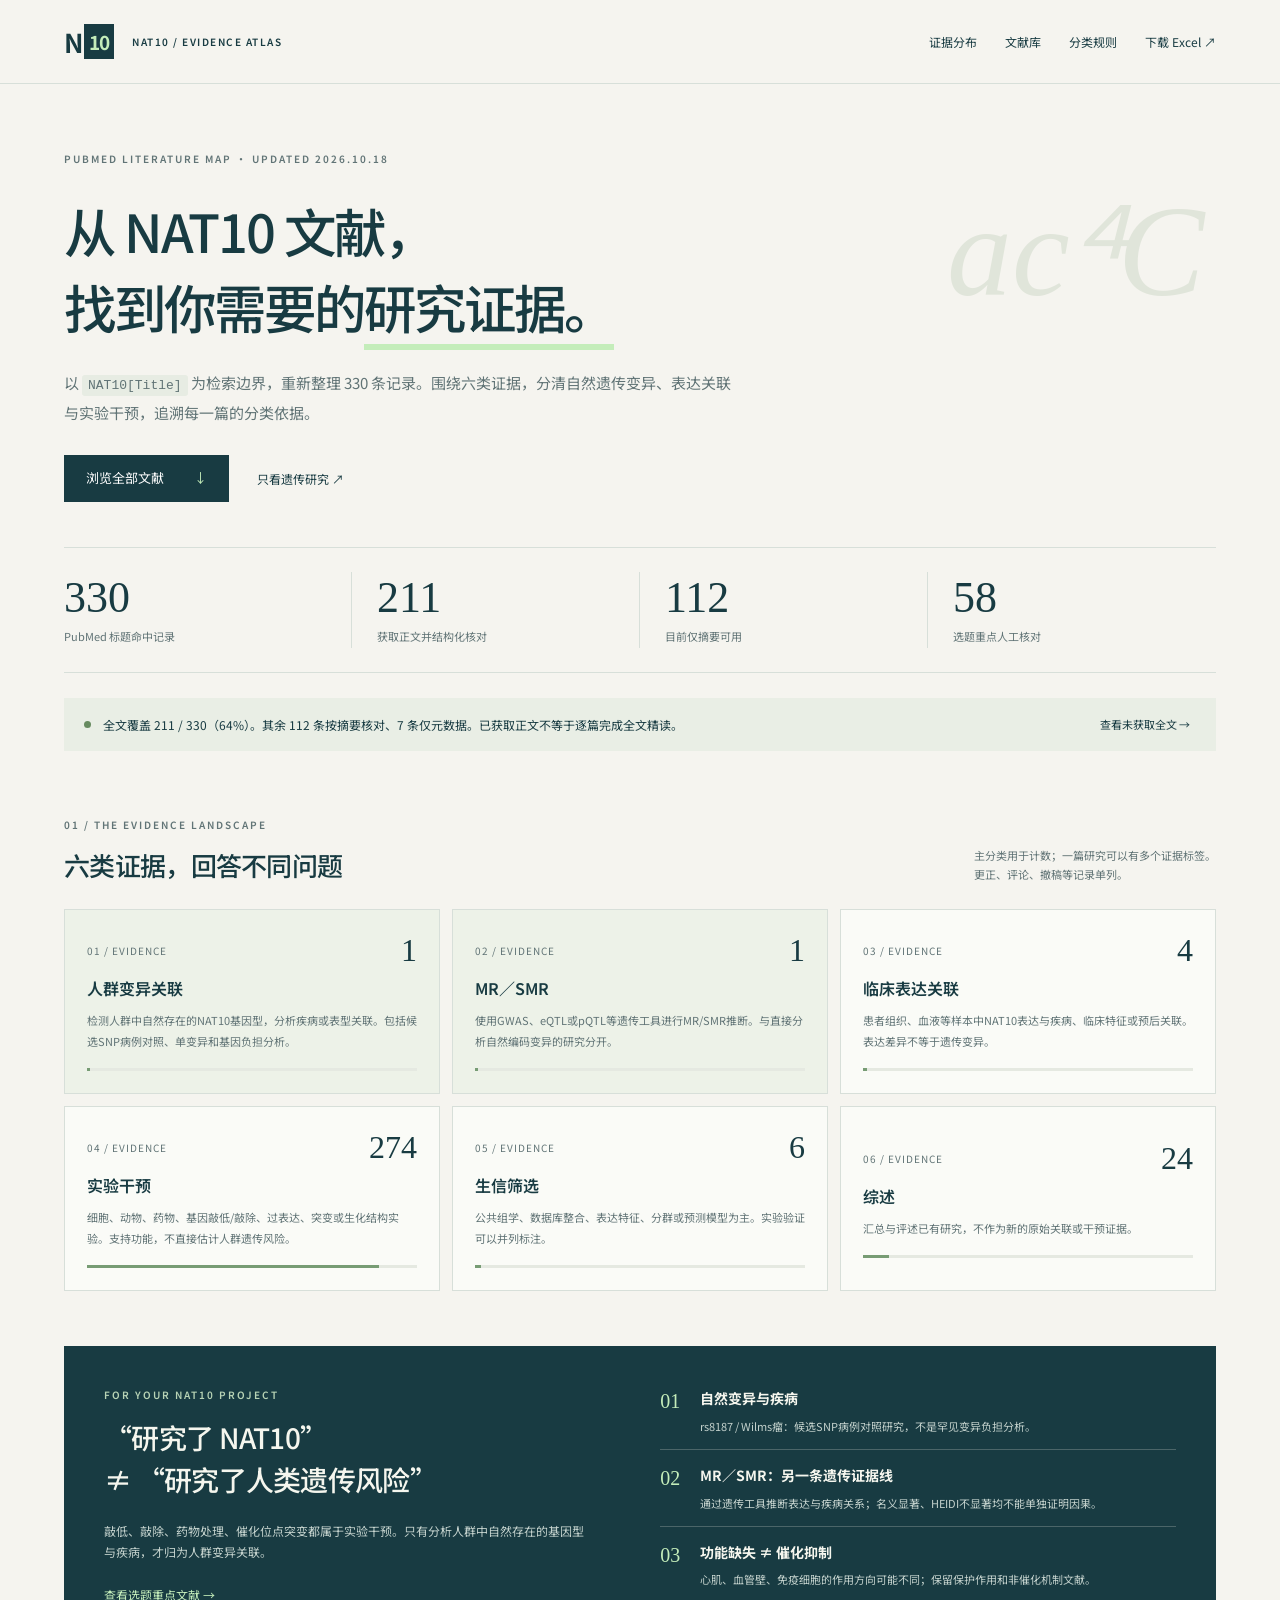
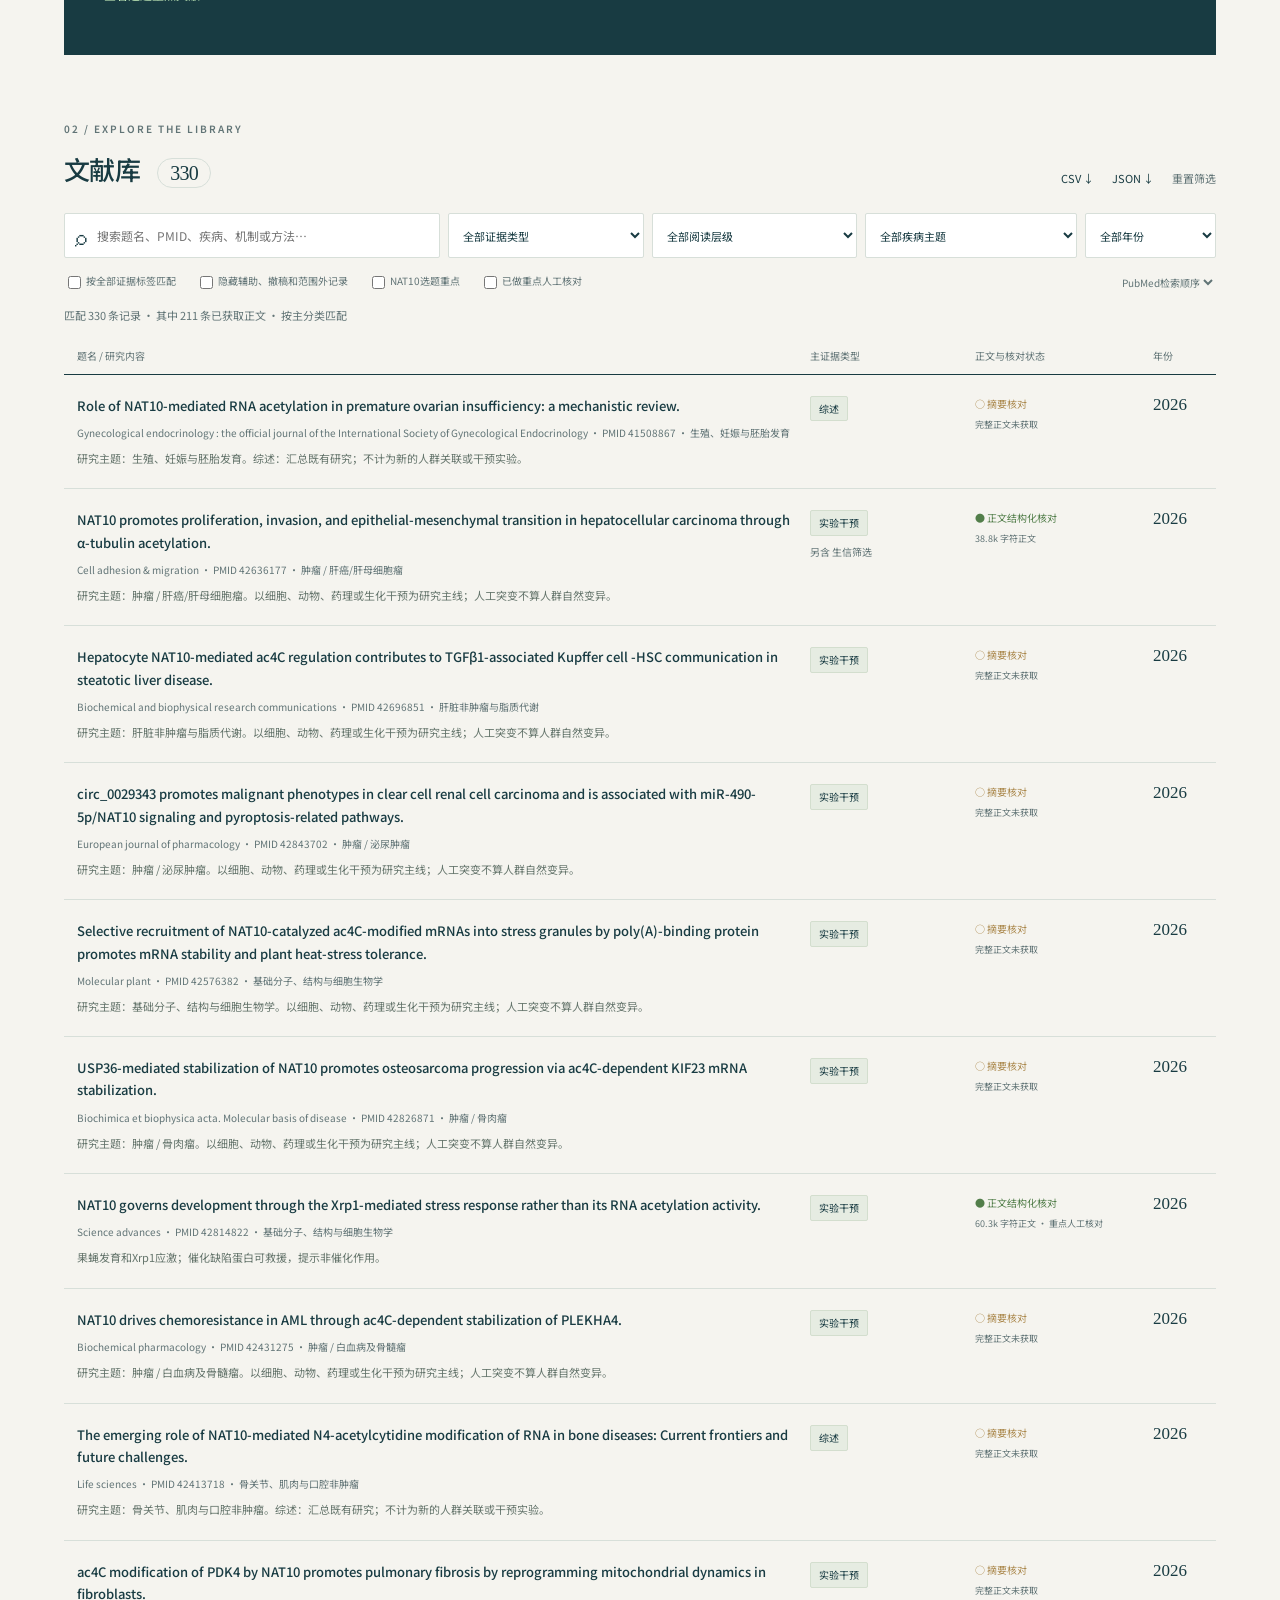
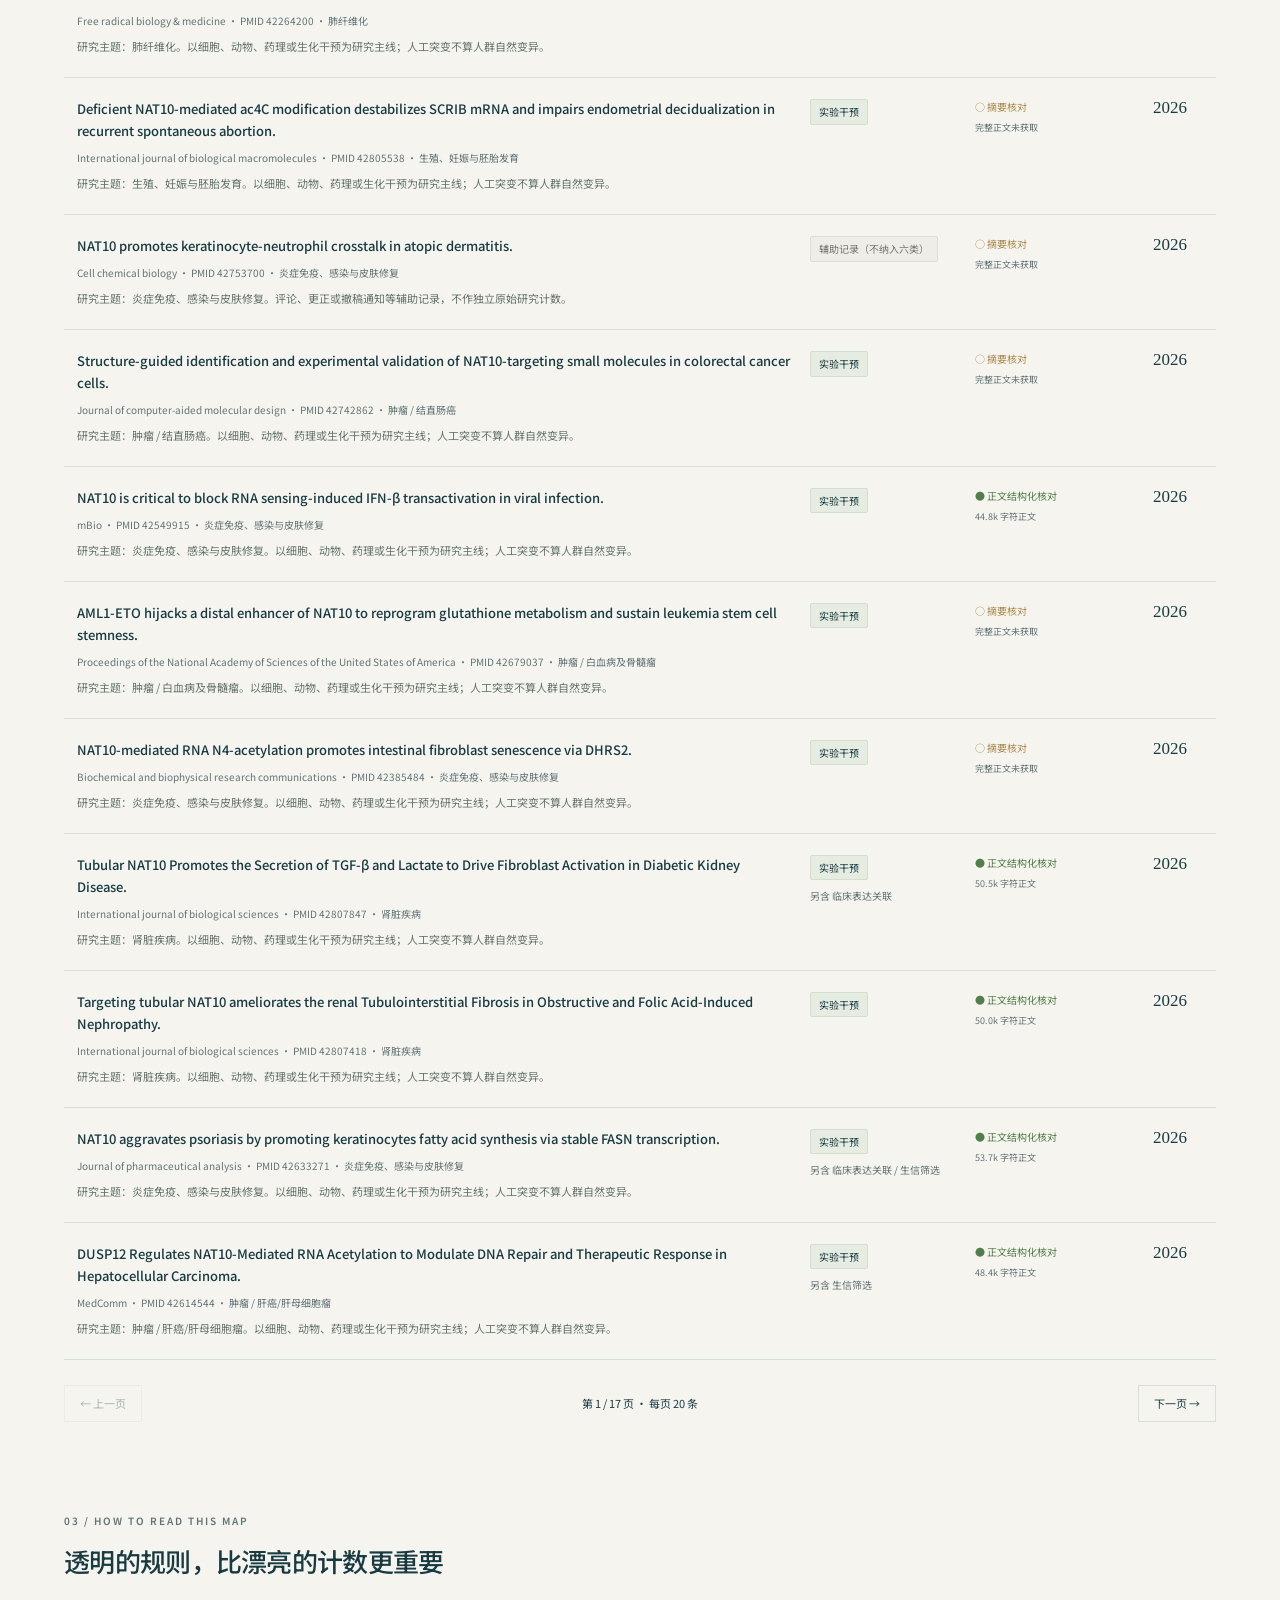
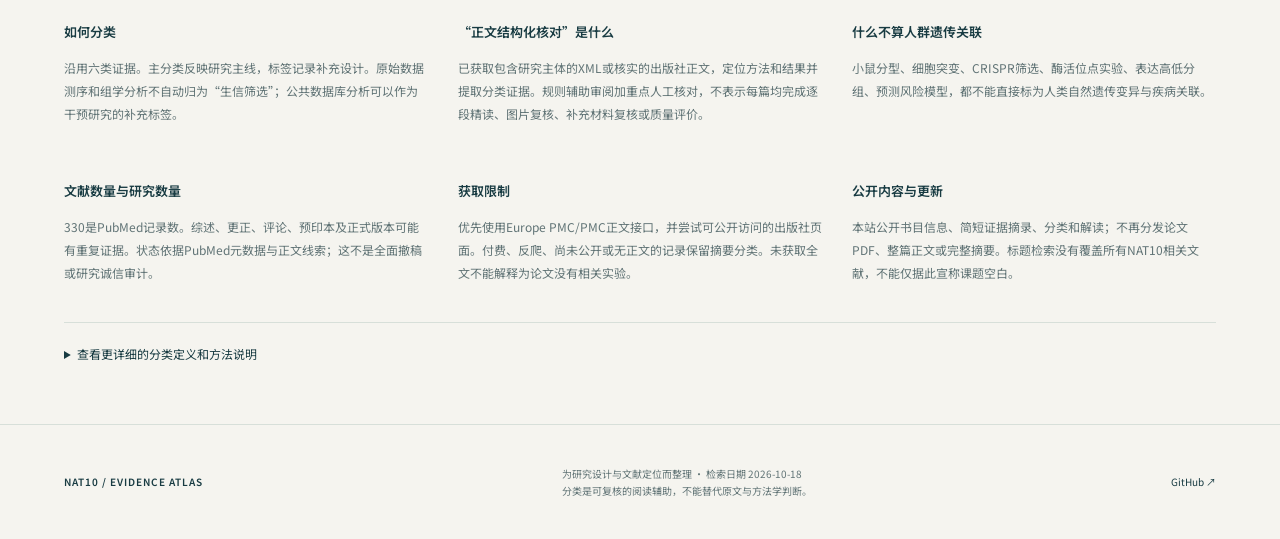
<file: index.html>
<!doctype html>
<html lang="zh-CN"><head><meta charset="utf-8"><meta name="viewport" content="width=device-width,initial-scale=1"><meta name="description" content="NAT10 标题检索文献证据地图：330条PubMed记录，按研究证据类型分类，透明展示全文获取、分类依据和研究边界。"><title>NAT10 · 文献证据地图</title><link rel="stylesheet" href="style.css"></head>
<body><header class="top"><a class="brand" href="#">N<span>10</span><b>NAT10 / EVIDENCE ATLAS</b></a><nav><a href="#map">证据分布</a><a href="#library">文献库</a><a href="#guide">分类规则</a><a href="nat10-evidence.xlsx">下载 Excel ↗</a></nav></header>
<main><section class="hero"><div class="eyebrow">PUBMED LITERATURE MAP · UPDATED 2026.10.18</div><h1>从 NAT10 文献，<br>找到你需要的<span>研究证据。</span></h1><p class="intro">以 <code>NAT10[Title]</code> 为检索边界，重新整理 330 条记录。围绕六类证据，分清自然遗传变异、表达关联与实验干预，追溯每一篇的分类依据。</p><div class="hero-actions"><a class="button" href="#library">浏览全部文献 <span>↓</span></a><button class="quiet" id="geneticJump">只看遗传研究 ↗</button></div><div class="stats" id="stats"><span>载入文献数据…</span></div></section>
<section class="notice"><span class="dot"></span><p id="coverage">正在载入全文覆盖情况。</p><button id="coverageJump">查看未获取全文 →</button></section>
<section id="map" class="section"><div class="section-head"><div><div class="eyebrow">01 / THE EVIDENCE LANDSCAPE</div><h2>六类证据，回答不同问题</h2></div><p>主分类用于计数；一篇研究可以有多个证据标签。<br>更正、评论、撤稿等记录单列。</p></div><div id="evidenceCards" class="evidence-grid"></div></section>
<section class="insights"><div class="insight"><div class="eyebrow">FOR YOUR NAT10 PROJECT</div><h2>“研究了 NAT10”<br>≠ “研究了人类遗传风险”</h2><p>敲低、敲除、药物处理、催化位点突变都属于实验干预。只有分析人群中自然存在的基因型与疾病，才归为人群变异关联。</p><button id="focusJump" class="text-button">查看选题重点文献 →</button></div><div class="insight-list"><article><span>01</span><div><h3>自然变异与疾病</h3><p>rs8187 / Wilms瘤：候选SNP病例对照研究，不是罕见变异负担分析。</p></div></article><article><span>02</span><div><h3>MR／SMR：另一条遗传证据线</h3><p>通过遗传工具推断表达与疾病关系；名义显著、HEIDI不显著均不能单独证明因果。</p></div></article><article><span>03</span><div><h3>功能缺失 ≠ 催化抑制</h3><p>心肌、血管壁、免疫细胞的作用方向可能不同；保留保护作用和非催化机制文献。</p></div></article></div></section>
<section id="library" class="section library"><div class="section-head"><div><div class="eyebrow">02 / EXPLORE THE LIBRARY</div><h2>文献库 <span class="count" id="resultCount">330</span></h2></div><div class="downloads"><a href="nat10-evidence.csv">CSV ↓</a><a href="data.json">JSON ↓</a><button id="reset">重置筛选</button></div></div><div class="filters"><label class="search"><span>⌕</span><input id="search" type="search" placeholder="搜索题名、PMID、疾病、机制或方法…" aria-label="搜索文献"></label><select id="evidence" aria-label="证据类型"><option value="">全部证据类型</option></select><select id="scope" aria-label="全文状态"><option value="">全部阅读层级</option><option value="full">正文结构化核对</option><option value="abstract">仅摘要核对</option><option value="metadata">仅题名与元数据</option><option value="missing">未获取完整正文</option></select><select id="disease" aria-label="疾病主题"><option value="">全部疾病主题</option></select><select id="year" aria-label="年份"><option value="">全部年份</option></select></div><div class="filter-row"><label><input type="checkbox" id="labelMode"> 按全部证据标签匹配</label><label><input type="checkbox" id="eligible"> 隐藏辅助、撤稿和范围外记录</label><label><input type="checkbox" id="focus"> NAT10选题重点</label><label><input type="checkbox" id="manual"> 已做重点人工核对</label><select id="sort" aria-label="排序"><option value="index">PubMed检索顺序</option><option value="new">年份由新到旧</option><option value="priority">选题重点优先</option><option value="full">已获取正文优先</option></select></div><div id="activeFilters" class="active-filters" aria-live="polite"></div><div class="table-head"><span>题名 / 研究内容</span><span>主证据类型</span><span>正文与核对状态</span><span>年份</span></div><div id="records" aria-live="polite"></div><div class="pagination"><button id="prev">← 上一页</button><span id="pageInfo"></span><button id="next">下一页 →</button></div></section>
<section id="guide" class="section guide"><div class="eyebrow">03 / HOW TO READ THIS MAP</div><h2>透明的规则，比漂亮的计数更重要</h2><div class="guide-grid"><article><h3>如何分类</h3><p>沿用六类证据。主分类反映研究主线，标签记录补充设计。原始数据测序和组学分析不自动归为“生信筛选”；公共数据库分析可以作为干预研究的补充标签。</p></article><article><h3>“正文结构化核对”是什么</h3><p>已获取包含研究主体的XML或核实的出版社正文，定位方法和结果并提取分类证据。规则辅助审阅加重点人工核对，不表示每篇均完成逐段精读、图片复核、补充材料复核或质量评价。</p></article><article><h3>什么不算人群遗传关联</h3><p>小鼠分型、细胞突变、CRISPR筛选、酶活位点实验、表达高低分组、预测风险模型，都不能直接标为人类自然遗传变异与疾病关联。</p></article><article><h3>文献数量与研究数量</h3><p>330是PubMed记录数。综述、更正、评论、预印本及正式版本可能有重复证据。状态依据PubMed元数据与正文线索；这不是全面撤稿或研究诚信审计。</p></article><article><h3>获取限制</h3><p>优先使用Europe PMC/PMC正文接口，并尝试可公开访问的出版社页面。付费、反爬、尚未公开或无正文的记录保留摘要分类。未获取全文不能解释为论文没有相关实验。</p></article><article><h3>公开内容与更新</h3><p>本站公开书目信息、简短证据摘录、分类和解读；不再分发论文PDF、整篇正文或完整摘要。标题检索没有覆盖所有NAT10相关文献，不能仅据此宣称课题空白。</p></article></div><details><summary>查看更详细的分类定义和方法说明</summary><div id="definitions"></div><p>检索：<a href="https://pubmed.ncbi.nlm.nih.gov/?term=NAT10%5BTitle%5D" target="_blank" rel="noopener">PubMed NAT10[Title]</a> · 元数据与正文：<a href="https://europepmc.org/RestfulWebService" target="_blank" rel="noopener">Europe PMC REST</a> · <a href="METHODOLOGY.md">完整方法记录</a></p></details></section></main>
<footer><div>NAT10 / EVIDENCE ATLAS</div><p>为研究设计与文献定位而整理 · 检索日期 2026-10-18<br>分类是可复核的阅读辅助，不能替代原文与方法学判断。</p><a id="repoLink" href="https://github.com/zjl-bujiaban/nat10-evidence-atlas">GitHub ↗</a></footer>
<dialog id="detail"><div class="dialog-top"><span id="detailIndex"></span><button id="close" aria-label="关闭详情">×</button></div><div id="detailContent"></div></dialog><script src="app.js"></script></body></html>
</file>
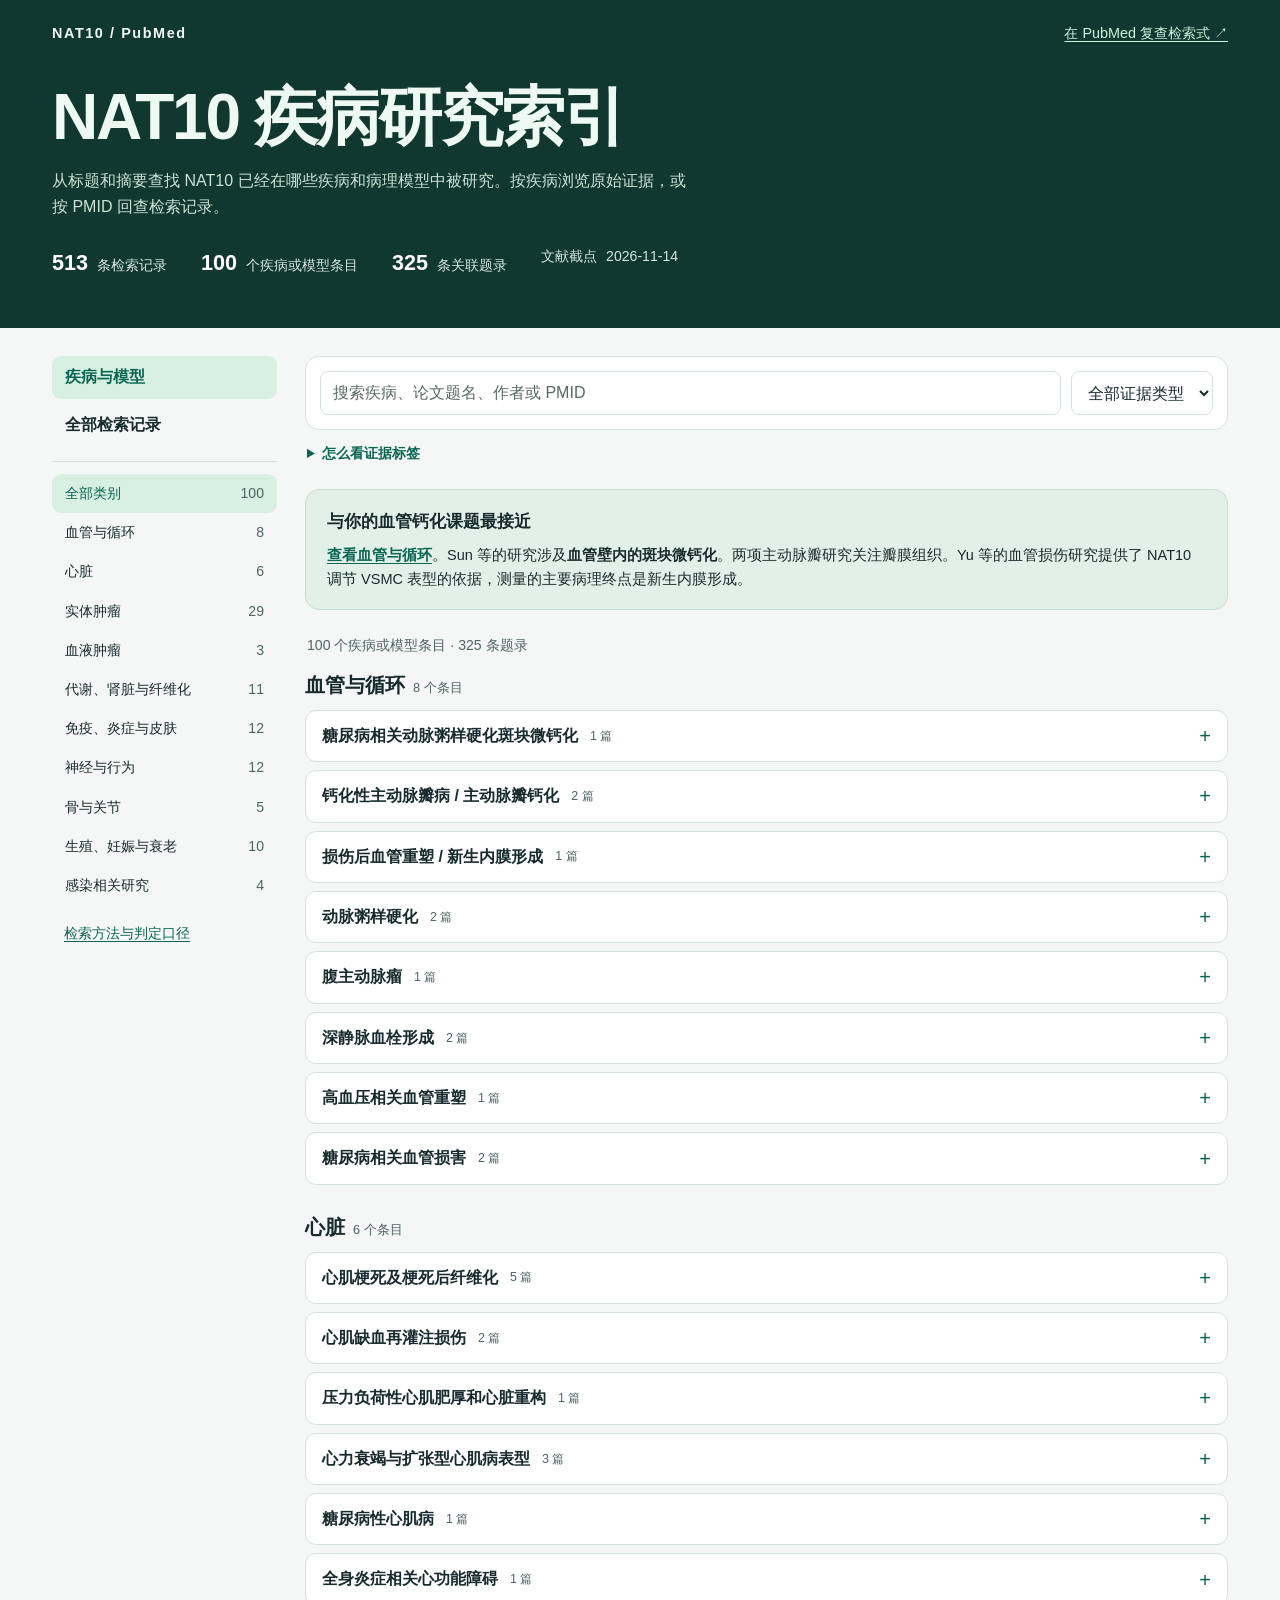
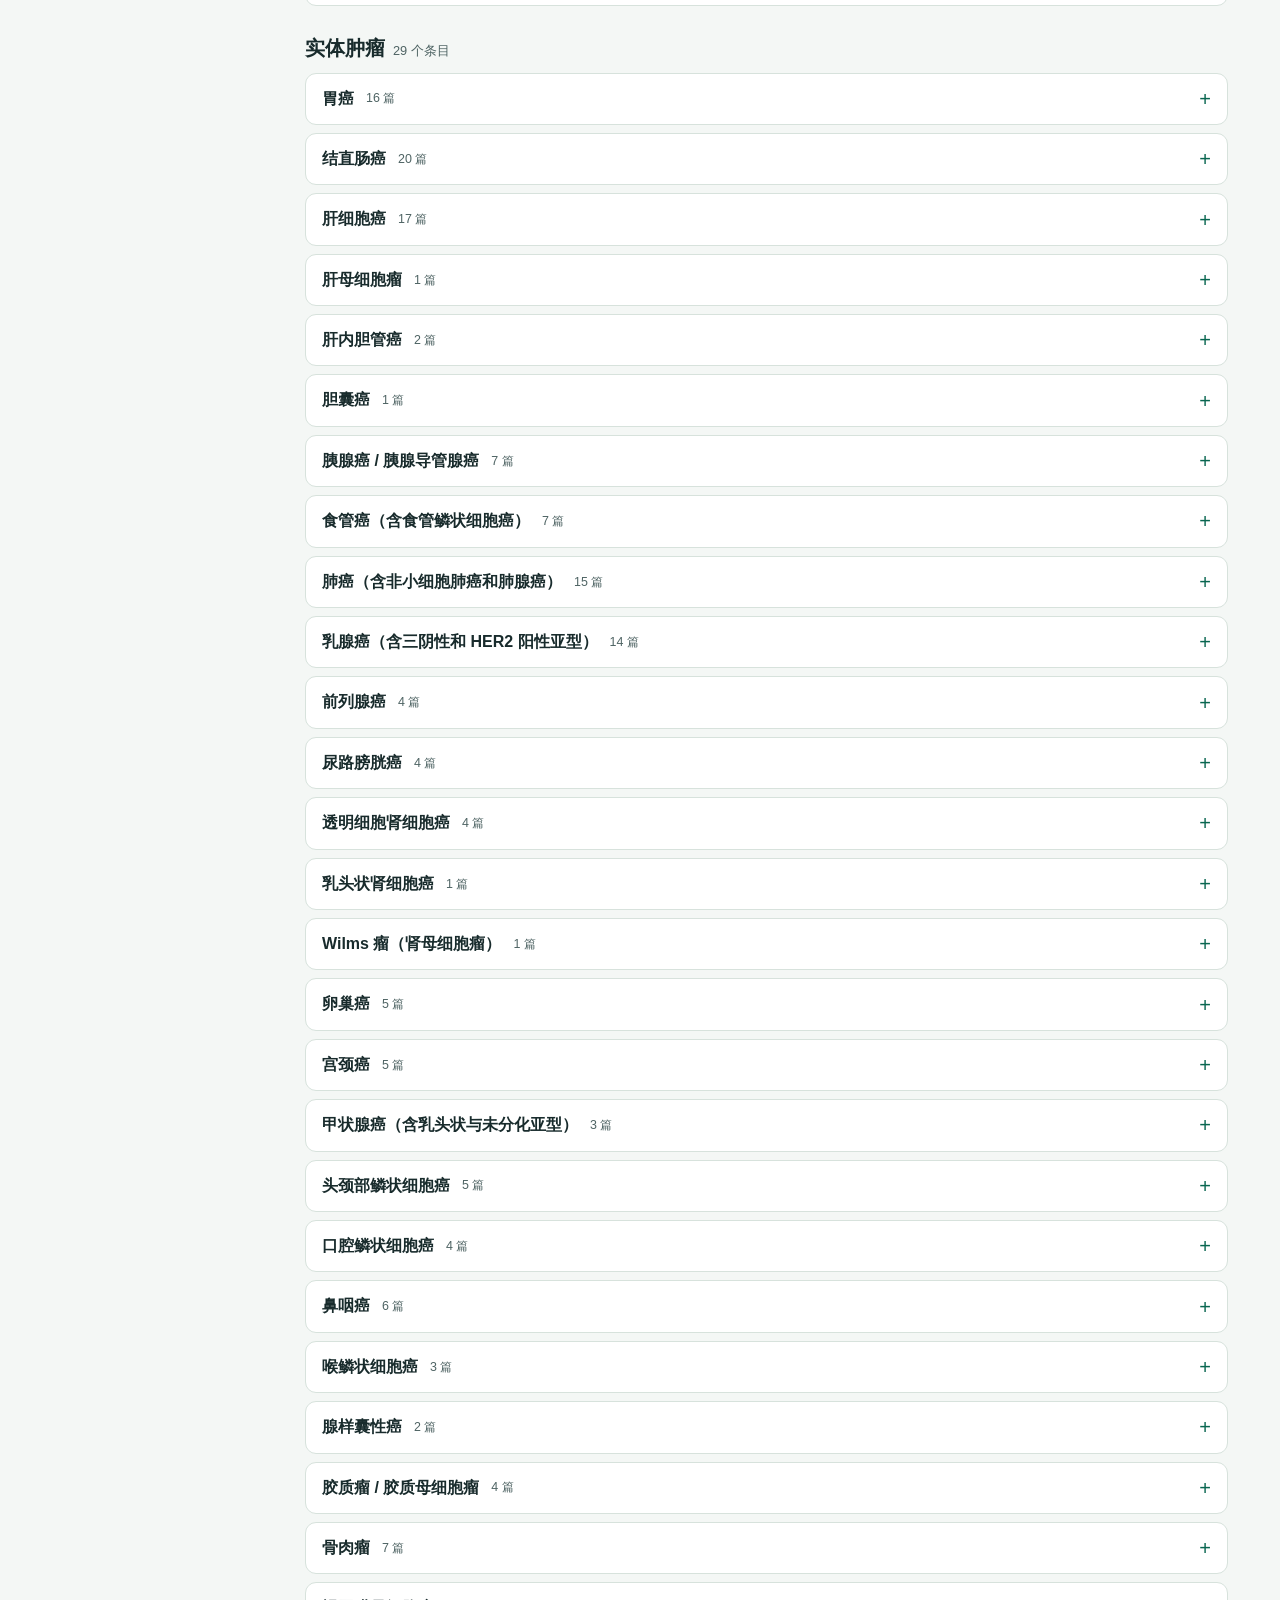
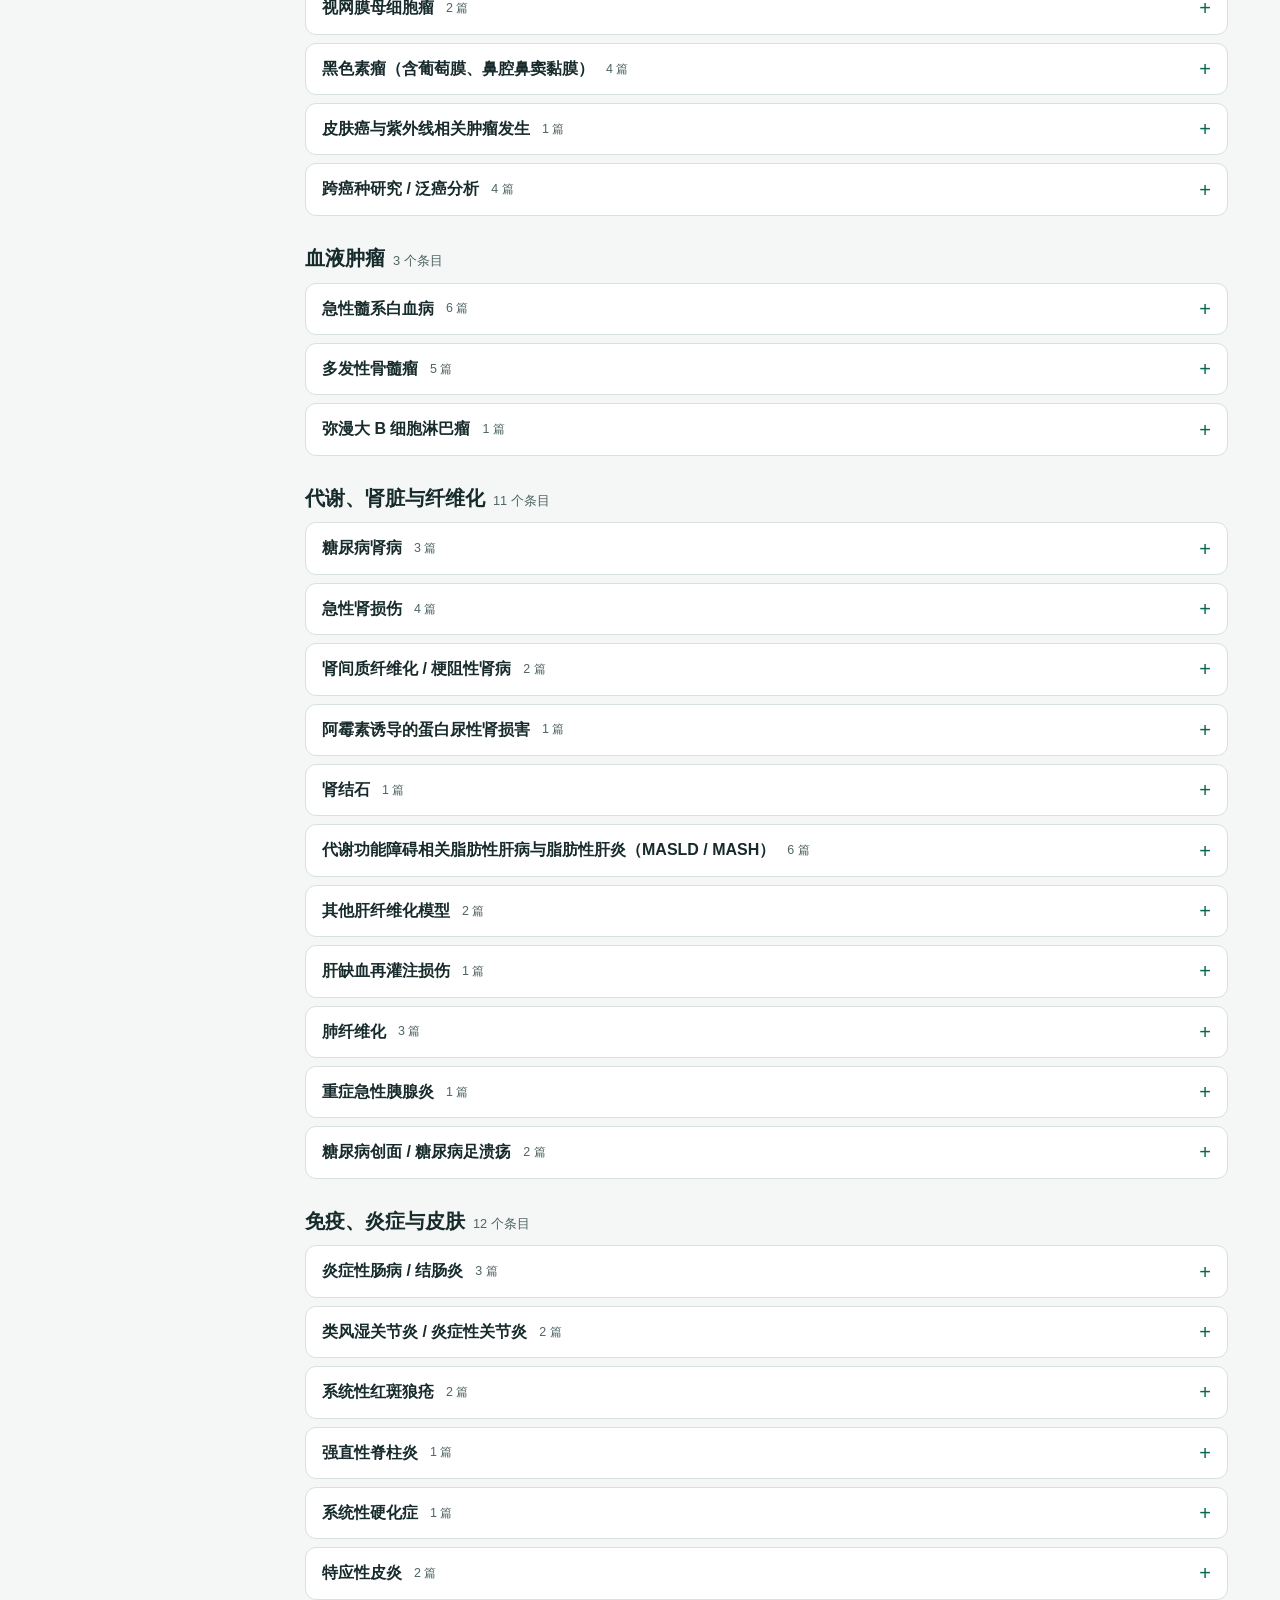
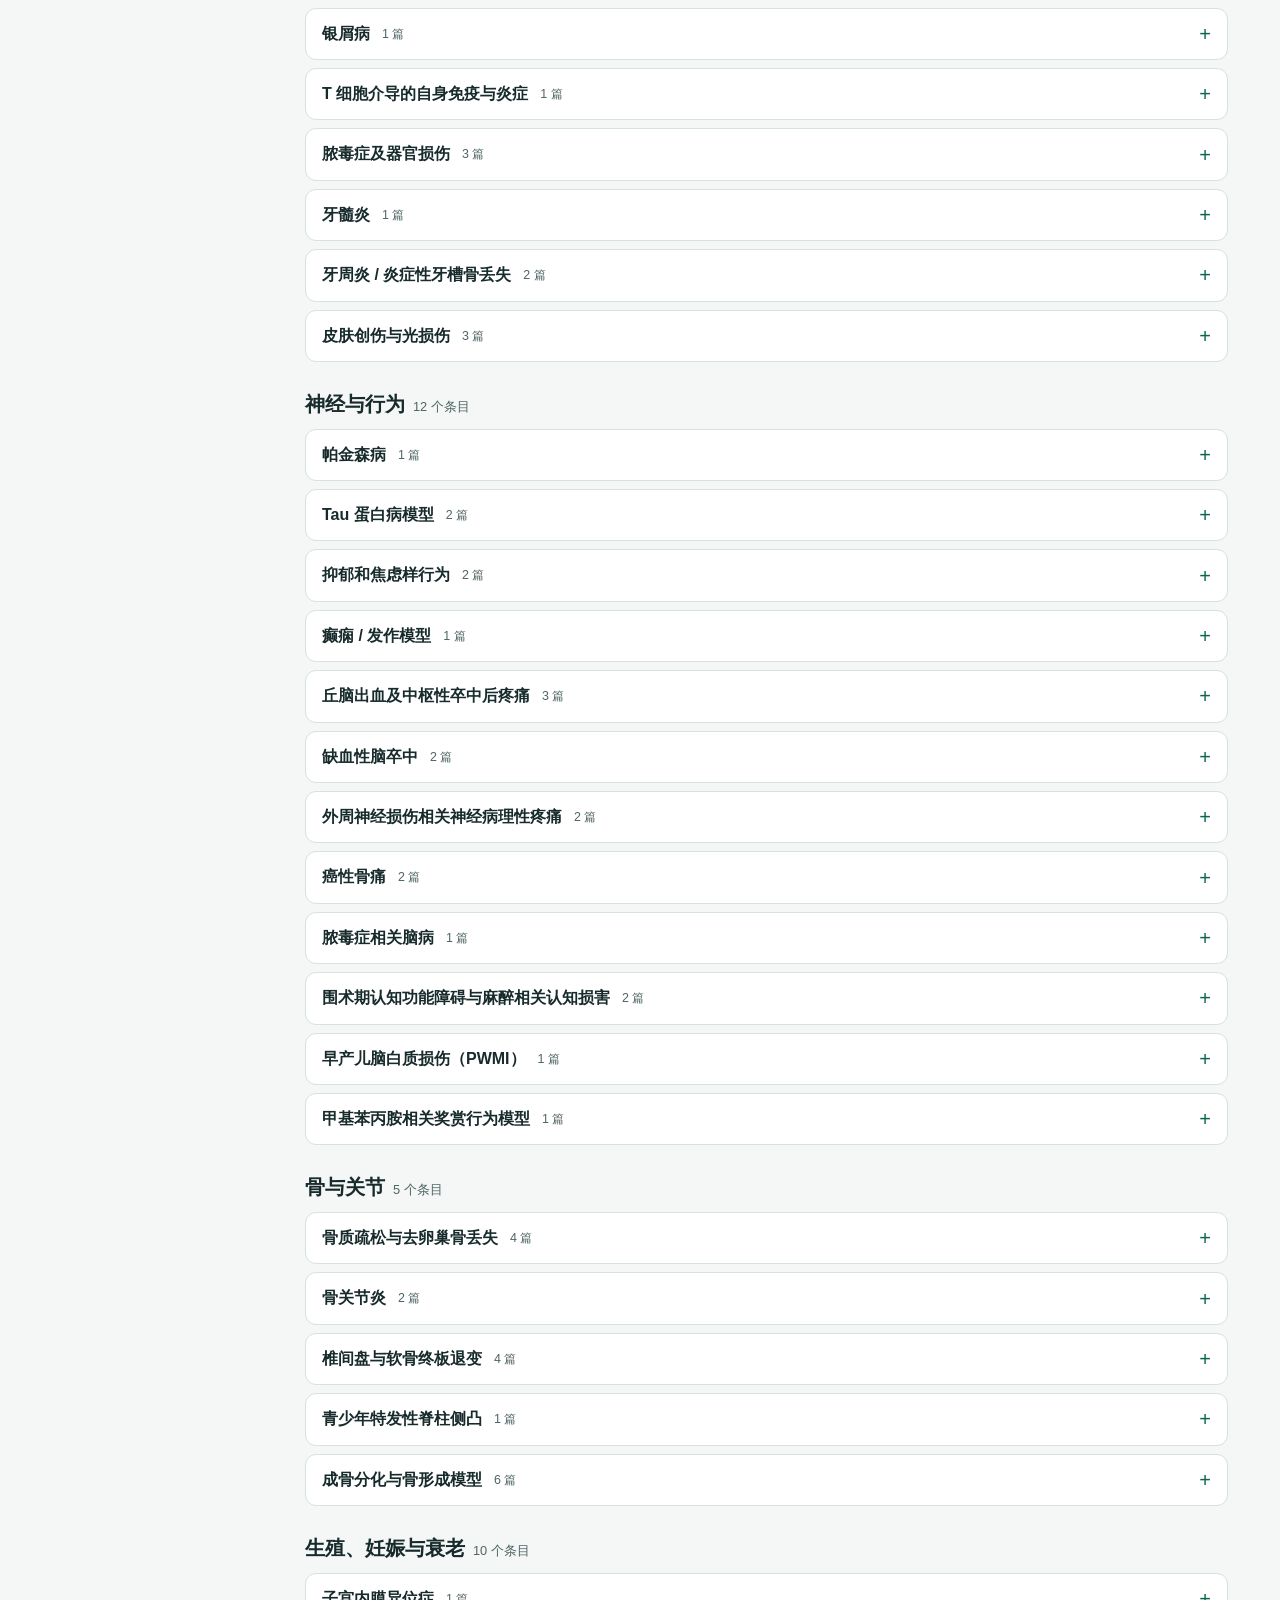
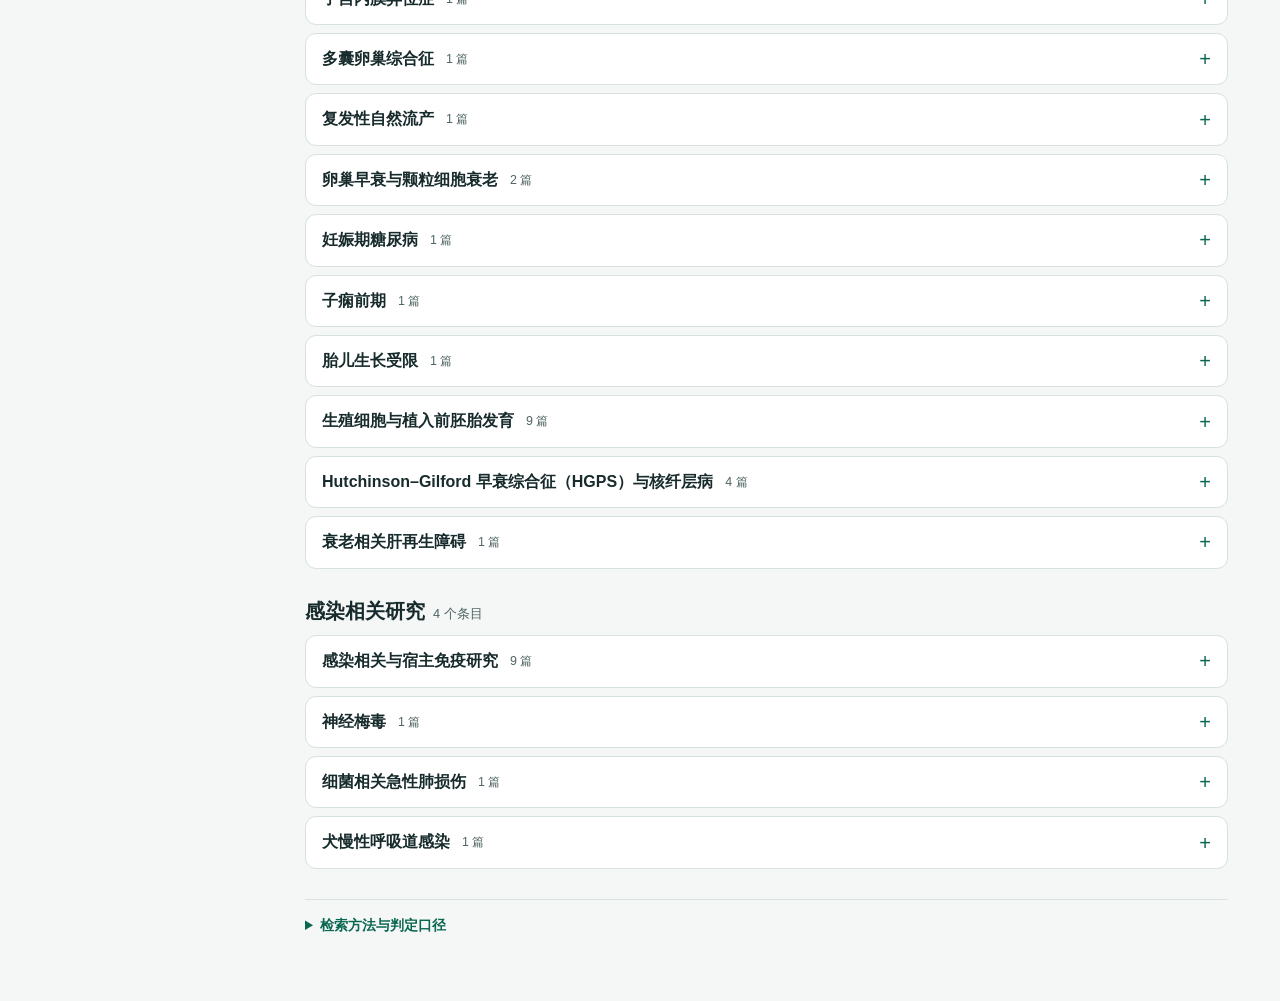
<file: disease-index/index.html>
<!doctype html>
<html lang="zh-CN">
<head>
<meta charset="UTF-8">
<meta name="viewport" content="width=device-width, initial-scale=1">
<title>NAT10 疾病研究索引 · PubMed</title>
<style>
:root{color-scheme:light;--ink:#182b2c;--muted:#4f6464;--paper:#f4f7f5;--white:#fff;--border:#d7e2dc;--accent:#096650;--dark:#11382f;--mint:#d8efe3;--warm:#855019;--hint:#f7eedf;--sans:"DM Sans","Microsoft YaHei UI","PingFang SC",sans-serif}
*{box-sizing:border-box}body{margin:0;background:var(--paper);font:16px/1.65 var(--sans);color:var(--ink)}
button,input,select{font:inherit}button,.chip{cursor:pointer}a{color:var(--accent);text-underline-offset:3px}a:hover{text-decoration-thickness:2px}:focus-visible{outline:3px solid #288969;outline-offset:3px}
[hidden]{display:none!important}.wrap{width:min(1176px,calc(100% - 56px));margin:auto}.top{background:var(--dark);color:#eef9f3;padding:22px 0 48px}.top a{color:#caf3df}.masthead{display:flex;justify-content:space-between;align-items:center;gap:10px;font-size:.90rem}.brand{font-weight:700;letter-spacing:.11em}.intro{padding-top:35px}.intro h1{margin:0;font-size:clamp(2.1rem,6vw,4rem);line-height:1.14;letter-spacing:-.035em}.intro p{margin:14px 0 0;color:#cce1d6;max-width:640px}.metrics{display:flex;flex-wrap:wrap;gap:12px 34px;margin-top:24px}.metric{display:flex;gap:9px;align-items:baseline;font-size:.88rem;color:#d4e7df}.metric strong{font-size:1.35rem;color:#fff}
main{padding:28px 0 64px}.layout{display:grid;grid-template-columns:225px minmax(0,1fr);gap:28px;align-items:start}.sidebar{position:sticky;top:16px}.tabs{display:grid;gap:5px}.tabs button,.cat-button{border:0;text-align:left;color:var(--ink);background:transparent;border-radius:9px;width:100%;padding:8px 13px}.tabs button{font-weight:700}.tabs button[aria-selected=true],.cat-button[aria-pressed=true]{color:var(--accent);background:var(--mint)}.cat-list{border-top:1px solid var(--border);margin-top:15px;padding-top:12px}.cat-button{display:flex;justify-content:space-between;gap:8px;font-size:.88rem}.cat-button b{color:var(--muted);font-weight:400;text-align:right}.tabs button:hover,.cat-button:hover{background:#e1efe8}.sidebar a{display:inline-block;margin:18px 12px;font-size:.86rem}.toolbar{border:1px solid var(--border);border-radius:14px;background:var(--white);padding:14px;display:flex;gap:10px;flex-wrap:wrap;align-items:center}.toolbar input,.toolbar select{height:44px;border:1px solid var(--border);border-radius:8px;background:#fff;color:var(--ink);padding:0 12px}.toolbar label:first-child{flex:1 1 240px}.toolbar input{width:100%}.toolbar select{max-width:100%;width:100%}.mobile-cat{display:none}
.toolbar input::placeholder{color:#586a66}.visually-hidden{position:absolute;width:1px;height:1px;clip-path:inset(50%);overflow:hidden;white-space:nowrap}.legend{color:var(--muted);font-size:.87rem;margin:12px 2px 24px}.legend summary,.methods summary{cursor:pointer;color:var(--accent);font-weight:700}.legend p,.methods p{margin:.6em 0}.keyspot{background:#e3f0e9;border:1px solid #cbded3;border-radius:14px;padding:18px 21px;margin-bottom:24px}.keyspot h2{font-size:1.05rem;margin:0}.keyspot p{margin:7px 0 0;font-size:.91rem}.keyspot button{padding:0;border:0;background:none;text-decoration:underline;text-underline-offset:3px;color:var(--accent);font-weight:700}
.status{font-size:.88rem;color:var(--muted);margin:0 2px 14px}.section{margin:0 0 28px}.section h2{margin:0 0 10px;font-size:1.28rem;line-height:1.4}.section h2 small{font-size:.8rem;font-weight:400;color:var(--muted);margin-left:8px}
.topic{background:var(--white);border:1px solid var(--border);border-radius:11px;margin-bottom:8px}.topic[open]{border-color:#9fc7b5}.topic summary{cursor:pointer;list-style:none;padding:14px 16px;display:flex;align-items:center;gap:12px}.topic summary::-webkit-details-marker{display:none}.topic summary::after{content:"+";margin-left:auto;font-size:1.25rem;color:var(--accent);line-height:1}.topic[open] summary::after{content:"−"}.topic-heading{font-weight:700;line-height:1.4}.topic-n{font-size:.78rem;color:var(--muted);white-space:nowrap}.topic-content{padding:0 16px 13px}.topic-content p{font-size:.93rem;margin:0 0 7px;color:var(--muted)}.papers{list-style:none;margin:0;padding:0}.paper{padding:10px 0;border-top:1px solid var(--border)}.paper a{font-size:.93rem;font-weight:650;overflow-wrap:anywhere}.paper p{margin:3px 0 0;color:var(--muted);font-size:.81rem}.paper-box{border:1px solid var(--border);background:#fff;border-radius:12px;padding:0 16px}.paper-box .paper:first-child{border-top:0}.badge{display:inline-block;background:var(--mint);color:#155742;border-radius:16px;padding:0 8px;margin:0 5px 0 0;font-size:.74rem}.badge-light{background:#e9eeee;color:#3d5350}.badge-warm{background:var(--hint);color:var(--warm)}
.more{background:var(--white);border:1px solid var(--border);border-radius:8px;color:var(--accent);font-weight:700;margin-top:14px;padding:8px 15px}.methods{border-top:1px solid var(--border);margin-top:30px;padding-top:14px;color:var(--muted);font-size:.89rem}.methods code{font-family:"IBM Plex Mono",Consolas,monospace;font-size:.82rem;overflow-wrap:anywhere;display:block;color:var(--ink);padding:10px 12px;background:#e8efea;border-radius:8px}.empty{background:var(--white);border:1px solid var(--border);border-radius:8px;color:var(--muted);padding:16px}
@media(max-width:805px){.wrap{width:calc(100% - 32px)}.layout{grid-template-columns:1fr;gap:12px}.sidebar{position:static}.tabs{display:flex}.tabs button{width:auto}.sidebar a,.cat-list{display:none}.mobile-cat{display:block}.top{padding-bottom:32px}.intro{padding-top:24px}}
@media(max-width:440px){.wrap{width:calc(100% - 24px)}.masthead{font-size:.77rem}.toolbar{padding:10px}.metrics{gap:5px 18px}.topic summary{gap:8px;padding:12px}.topic-content{padding:0 12px 12px}}
</style>
</head>
<body>
<header class="top"><div class="wrap">
  <div class="masthead">
    <span class="brand">NAT10 / PubMed</span>
    <a id="top-query" target="_blank" rel="noopener noreferrer">在 PubMed 复查检索式 ↗</a>
  </div>
  <div class="intro">
    <h1>NAT10 疾病研究索引</h1>
    <p>从标题和摘要查找 NAT10 已经在哪些疾病和病理模型中被研究。按疾病浏览原始证据，或按 PMID 回查检索记录。</p>
    <div class="metrics" aria-label="检索概览">
      <div class="metric"><strong id="total"></strong> 条检索记录</div>
      <div class="metric"><strong id="topics"></strong> 个疾病或模型条目</div>
      <div class="metric"><strong id="selected"></strong> 条关联题录</div>
      <div class="metric">文献截点 <time datetime="2026-11-14">2026‑11‑14</time></div>
    </div>
  </div>
</div></header>
<main class="wrap">
  <div class="layout">
    <aside class="sidebar">
      <div class="tabs" role="tablist" aria-label="浏览方式">
        <button type="button" role="tab" id="topics-tab" aria-selected="true" aria-controls="topic-view">疾病与模型</button>
        <button type="button" role="tab" id="papers-tab" aria-selected="false" aria-controls="paper-view" tabindex="-1">全部检索记录</button>
      </div>
      <nav id="category-nav" class="cat-list" aria-label="疾病类别"></nav>
      <a href="#methods">检索方法与判定口径</a>
    </aside>
    <div>
      <div class="toolbar" aria-label="搜索和筛选">
        <label><span class="visually-hidden">检索索引</span><input id="search" type="search" placeholder="搜索疾病、论文题名、作者或 PMID"></label>
        <label class="mobile-cat" id="mobile-categories">
          <span class="visually-hidden">疾病类别</span><select id="category-select"><option value="">全部类别</option></select>
        </label>
        <label>
          <span class="visually-hidden">证据或题录类型</span><select id="kind"></select>
        </label>
      </div>
      <details class="legend">
        <summary>怎么看证据标签</summary>
        <p><strong>功能研究</strong>包括针对 NAT10 的细胞或动物干预，以及在疾病机制中对 NAT10 的酶活或底物关系的功能验证。证据可限于体外。</p>
        <p><strong>表达 / 关联</strong>包括患者样本表达差异、遗传关联、生信分析及其表达验证。<strong>间接 / 背景</strong>包括测量相关修饰、综述、述评或无摘要而难以判定的论文。撤稿记录仅供识别。</p>
      </details>
      <div id="topic-view" role="tabpanel" aria-labelledby="topics-tab">
        <div id="relevant" class="keyspot">
          <h2>与你的血管钙化课题最接近</h2>
          <p><button type="button" id="vascular-jump">查看血管与循环</button>。Sun 等的研究涉及<strong>血管壁内的斑块微钙化</strong>。两项主动脉瓣研究关注瓣膜组织。Yu 等的血管损伤研究提供了 NAT10 调节 VSMC 表型的依据，测量的主要病理终点是新生内膜形成。</p>
        </div>
        <p id="topic-status" class="status" aria-live="polite"></p>
        <div id="topic-results"></div>
      </div>
      <div id="paper-view" role="tabpanel" aria-labelledby="papers-tab" hidden>
        <p id="paper-status" class="status" aria-live="polite"></p>
        <div id="paper-results"></div>
        <button type="button" id="more-papers" class="more" hidden>加载更多记录</button>
      </div>
      <details id="methods" class="methods">
        <summary>检索方法与判定口径</summary>
        <p>按 NAT10、完整名称及早期别名检索 PubMed 的标题和摘要。工作环境直连 NCBI 批量接口失败，本页通过欧洲 PMC 镜像提取 PubMed 来源记录（SRC:MED），按 PMID 去重。镜像按首次发表日筛选，已在线发表且已有 PMID 的文章可纳入。PubMed 链接使用相应日期字段，实时命中数可随收录日期和索引更新而变化。</p>
        <code id="mirror-query"></code>
        <p>PubMed 复查式</p>
        <code id="pubmed-query"></code>
        <p>疾病索引选列标题和摘要可辨认的研究，每个条目下的文献数是本页列出的记录数。同一病种的亚型和病理模型可分别列出。疾病名与证据标签来自标题和摘要筛查。题录视图还包含基础研究、方法、综述、无摘要及其他命中。</p>
        <p>入选原始研究中的干预结果以细胞和动物实验为主。对只采用 Remodelin 的研究，确认 NAT10 的靶点特异性仍需独立证据。<a href="https://pubmed.ncbi.nlm.nih.gov/34141066/" target="_blank" rel="noopener noreferrer">Remodelin 的特异性评估</a></p>
      </details>
    </div>
  </div>
</main>
<noscript><p class="wrap">请启用 JavaScript，以搜索和查看题录。</p></noscript>
<script id="index-data" type="application/json">{"sections":[["血管与循环","vascular",[["糖尿病相关动脉粥样硬化斑块微钙化","Sun 等将 NAT10 鉴定为 DJ‑1 的乙酰转移酶，并将其纳入平滑肌细胞基质囊泡与胶原相互作用的微钙化机制。摘要里的动物和细胞钙化结果主要按 DJ‑1 干预报告。",[["39786474","+"]]],["钙化性主动脉瓣病 / 主动脉瓣钙化","两篇研究涉及瓣膜间质细胞的成骨样变化和瓣膜钙化。Liu 等研究了 PCSK9，Chen 等研究了瓣膜内皮来源囊泡与 CD36。",[["42909140","+"],["42745419","+"]]],["损伤后血管重塑 / 新生内膜形成","Yu 等发现，VSMC 特异性缺失 NAT10 可减轻损伤后的表型转换和新生内膜形成。研究的主要终点包括 VSMC 增殖与新生内膜形成。",[["39453784","+"]]],["动脉粥样硬化","有研究在小鼠和细胞模型中考察 NAT10 与巨噬细胞极化、动脉粥样硬化进展的关系。另有研究使用氧化 LDL 刺激内皮细胞。",[["39699778","+"],["41633065","+"]]],["腹主动脉瘤","小鼠腹主动脉瘤模型中，研究将细胞外囊泡的作用与 NAT10 下调及 VSMC 衰老减轻联系起来。",[["41791327","+"]]],["深静脉血栓形成","有研究考察 NAT10 与内皮细胞铁死亡及静脉血栓形成的关系，其中有内皮特异性遗传干预。",[["41467352","+"],["42431107","+"]]],["高血压相关血管重塑","研究报告 NAT10 参与调节高血压条件下的内皮功能和内皮间质转化。",[["41254488","+"]]],["糖尿病相关血管损害","研究涉及糖尿病模型中的内皮间质转化。另有临床代谢组研究将血浆 ac⁴C 与血管指标联系起来，并提出 NAT10 相关解释。",[["42167451","+"],["42498959","~"]]]]],["心脏","heart",[["心肌梗死及梗死后纤维化","多项动物和细胞研究涉及梗死后的心肌细胞死亡、成纤维细胞活化和纤维化。",[["40794120","+"],["38839936","+"],["38810917","+"],["39482983","+"],["35138696","+"]]],["心肌缺血再灌注损伤","研究涉及再灌注后的心肌细胞铁死亡或焦亡，以及改变 NAT10 后的细胞反应。",[["38583415","+"],["40368770","+"]]],["压力负荷性心肌肥厚和心脏重构","研究在主动脉缩窄小鼠及体外模型中考察 NAT10 对心肌肥厚、纤维化和心功能的影响。",[["37955115","+"]]],["心力衰竭与扩张型心肌病表型","心肌细胞缺失 NAT10 可导致小鼠心肌病和心衰。另有研究在不同损伤条件下观察到 NAT10 促进心肌细胞的损伤反应。",[["39392166","+"],["40946112","+"],["41236557","+"]]],["糖尿病性心肌病","检索命中一篇 PubMed 标为 Letter、无摘要的记录。",[["40492308","~"]]],["全身炎症相关心功能障碍","内毒素血症模型中，研究观察到巨噬细胞 NAT10 缺失减轻炎症和心功能损害。",[["40593466","+"]]]]],["实体肿瘤","solid",[["胃癌","研究覆盖增殖、代谢、肝转移和治疗耐受。",[["40079254","+"],["39985269","+"],["39945932","+"],["40158090","+"],["39990211","+"],["39024555","+"],["38990269","+"],["36609449","+"],["39467076","+"],["38110168","+"],["37328448","+"],["36568518","+"],["40530969","+"],["40860183","+"],["41956987","+"],["41724309","+"]]],["结直肠癌","功能研究涉及肿瘤进展、代谢、治疗反应与免疫微环境。部分模型中报道的 NAT10 作用方向不同。",[["41542770","+"],["42303881","+"],["42218427","+"],["42127733","+"],["40301349","+"],["40245789","+"],["41455833","+"],["41144699","+"],["41426311","+"],["39905540","+"],["36209353","+"],["36522719","+"],["31239781","+"],["24982245","+"],["42085165","+"],["32428852","+"],["42742862","+"],["41135420","-"],["40374962","-"],["36908042","-"]]],["肝细胞癌","有多项功能研究及患者样本研究，涉及肿瘤进展、代谢、转移和耐药。",[["42595291","+"],["42636177","+"],["40936438","+"],["40389420","+"],["42614544","+"],["41692399","+"],["41550764","+"],["41476650","+"],["39030964","+"],["41685312","+"],["39085201","+"],["31354912","+"],["36765042","+"],["28859621","+"],["27830005","+"],["29634924","+"],["26823802","-"]]],["肝母细胞瘤","研究考察 NAT10 与肿瘤细胞代谢和生长。",[["40303290","+"]]],["肝内胆管癌","有肿瘤增殖、染色质调控和肿瘤相关巨噬细胞研究。",[["39350174","+"],["42133812","+"]]],["胆囊癌","研究考察 NAT10 参与胆固醇代谢及肿瘤进展。",[["41991932","+"]]],["胰腺癌 / 胰腺导管腺癌","原始研究考察进展、神经周围浸润及肿瘤免疫。检索同时命中一篇已撤稿研究及其撤稿通知。",[["40828650","+"],["41203621","+"],["40540648","+"],["40119353","+"],["37156457","+"],["35978332","~"],["37908024","~"]]],["食管癌（含食管鳞状细胞癌）","研究涉及进展、转移、肿瘤微环境及治疗耐受。",[["42126535","+"],["41722799","+"],["41735227","+"],["40729677","+"],["41610968","+"],["38692194","+"],["38716745","+"]]],["肺癌（含非小细胞肺癌和肺腺癌）","研究涉及进展、免疫、放疗和药物反应，也有直接检测肿瘤标本 RNA 修饰的研究。",[["42969236","+"],["41862454","+"],["41215575","+"],["39814292","+"],["42030693","+"],["39948547","+"],["41311630","+"],["41310903","+"],["38826095","+"],["40324967","+"],["38058058","+"],["40109769","+"],["35834140","+"],["38762546","+"],["37890598","-"]]],["乳腺癌（含三阴性和 HER2 阳性亚型）","研究涉及转移、免疫抑制和不同亚型的治疗反应。",[["41501889","+"],["40606759","+"],["41728772","+"],["41344331","+"],["38409918","+"],["40138393","+"],["38340287","+"],["39363363","+"],["35754228","+"],["29423010","+"],["39976088","+"],["32112098","+"],["36553667","-"],["40803458","-"]]],["前列腺癌","功能研究涉及生长、转移、代谢及免疫微环境。",[["42629368","+"],["39648231","+"],["38922788","+"],["35743017","+"]]],["尿路膀胱癌","研究涉及肿瘤进展、顺铂耐受以及细胞周期调控。",[["36939377","+"],["38182571","+"],["35522942","+"],["39156764","+"]]],["透明细胞肾细胞癌","研究涉及肿瘤进展、淋巴管形成、铁死亡及其他细胞表型。",[["41189569","+"],["40169553","+"],["42843702","+"],["38407929","+"]]],["乳头状肾细胞癌","研究重点为表达、预后和风险模型，并报告了部分实验验证。",[["39697710","-"]]],["Wilms 瘤（肾母细胞瘤）","在中国汉族儿童中开展的多中心病例对照研究报告 NAT10 变异与易感性的关联。",[["40098076","-"]]],["卵巢癌","研究涉及肿瘤生长、代谢、铁死亡、干性及治疗反应。",[["42106526","+"],["42243969","+"],["41198892","+"],["39390256","+"],["39923057","+"]]],["宫颈癌","原始研究考察了肿瘤进展和代谢。检索另命中一篇无摘要的 Letter。",[["40018938","+"],["37484809","+"],["38331765","+"],["37818745","+"],["39676018","~"]]],["甲状腺癌（含乳头状与未分化亚型）","功能研究涉及糖酵解、肿瘤进展和转录后调控。",[["42277649","+"],["42573834","+"],["42043444","+"]]],["头颈部鳞状细胞癌","研究涉及癌细胞增殖、转移、代谢及肿瘤微环境。",[["42410175","+"],["41969441","+"],["37914704","+"],["34362389","+"],["40264050","-"]]],["口腔鳞状细胞癌","研究涉及肿瘤进展与代谢，也有生信筛选和表达验证。",[["42358517","+"],["40197308","+"],["37705232","+"],["40597017","-"]]],["鼻咽癌","研究考察肿瘤进展、转移、免疫及治疗反应。",[["42032366","+"],["40999468","+"],["39939141","+"],["39038928","+"],["39154122","+"],["41120124","+"]]],["喉鳞状细胞癌","研究涉及癌细胞迁移、肿瘤进展与焦亡。",[["37948132","+"],["40448263","+"],["29563811","+"]]],["腺样囊性癌","细胞和异种移植研究考察 NAT10 对肿瘤细胞恶性表型的调节。",[["42067098","+"],["38287502","+"]]],["胶质瘤 / 胶质母细胞瘤","研究涉及恶性进展、增殖和药物相关细胞死亡。",[["41507133","+"],["40288646","+"],["41408025","+"],["37277492","+"]]],["骨肉瘤","研究涉及肿瘤进展、代谢与药物反应。",[["40717796","+"],["42826871","+"],["39293390","+"],["38233839","+"],["38347067","+"],["37484432","~"],["37672187","-"]]],["视网膜母细胞瘤","功能研究主要涉及肿瘤糖酵解和增殖。",[["41540352","+"],["40344913","+"]]],["黑色素瘤（含葡萄膜、鼻腔鼻窦黏膜）","有黑色素瘤功能研究。葡萄膜及鼻腔鼻窦黏膜亚型的这些记录主要为风险模型或表达关联。",[["39246323","+"],["28880216","+"],["41148485","-"],["30522174","-"]]],["皮肤癌与紫外线相关肿瘤发生","研究涉及皮肤癌细胞的 NAT10 干预、增殖和成瘤。",[["37716414","+"]]],["跨癌种研究 / 泛癌分析","包括跨癌种细胞功能研究，以及公共数据中的表达、预后和免疫浸润关联。",[["40132530","+"],["40461504","+"],["37237981","+"],["34094911","-"]]]]],["血液肿瘤","blood",[["急性髓系白血病","包含 NAT10 对白血病细胞生长、干性及治疗反应的功能研究，以及患者预后相关研究。",[["42679037","+"],["42431275","+"],["40742092","+"],["39506072","+"],["33425753","+"],["31279531","-"]]],["多发性骨髓瘤","功能研究涉及骨髓瘤细胞增殖、肿瘤代谢和药物耐受。",[["40934368","+"],["39513105","+"],["42711296","+"],["35978804","+"],["35967285","+"]]],["弥漫大 B 细胞淋巴瘤","研究考察 NAT10 与肿瘤细胞生长及相关信号。",[["38961519","+"]]]]],["代谢、肾脏与纤维化","metabolic",[["糖尿病肾病","多项研究在肾小管相关的细胞和动物模型中考察 NAT10 与炎症、衰老及纤维化的关系。",[["42906632","+"],["42807847","+"],["42276981","+"]]],["急性肾损伤","研究涉及药物性肾损伤、急性肾炎症和肾缺血再灌注损伤。",[["42121010","+"],["41694574","+"],["40261924","+"],["38312597","+"]]],["肾间质纤维化 / 梗阻性肾病","研究涉及肾小管 NAT10 调节间质细胞活化及纤维化微环境。",[["42807418","+"],["42592486","+"]]],["阿霉素诱导的蛋白尿性肾损害","模型研究涉及 NAT10、足细胞损伤和细胞衰老。",[["40108127","+"]]],["肾结石","研究考察 NAT10 与肾小管上皮损伤及结石形成的关系。",[["39917001","+"]]],["代谢功能障碍相关脂肪性肝病与脂肪性肝炎（MASLD / MASH）","研究覆盖肝脂质沉积、炎症和纤维化，也包括细胞类型特异性的 NAT10 干预。",[["42103688","+"],["42696851","+"],["42275589","+"],["39293565","+"],["38816990","+"],["39529018","+"]]],["其他肝纤维化模型","研究涉及老龄相关的纤维化易感性，以及感染相关模型中的肝星状细胞活化。",[["40817062","+"],["41559481","+"]]],["肝缺血再灌注损伤","研究考察 NAT10 与肝细胞炎症反应、组织损伤的关系。",[["40878991","+"]]],["肺纤维化","有颗粒物暴露与其他肺纤维化模型研究，涉及上皮细胞和成纤维细胞。",[["42090905","+"],["42264200","+"],["36731737","+"]]],["重症急性胰腺炎","大鼠及细胞模型中，NAT10 干预与胰腺损伤和细胞焦亡的变化相关。",[["39836947","+"]]],["糖尿病创面 / 糖尿病足溃疡","研究涉及间充质细胞衰老、皮肤微血管内皮功能和创面愈合。",[["42281170","+"],["40411601","+"]]]]],["免疫、炎症与皮肤","immune",[["炎症性肠病 / 结肠炎","有研究分别在 T 细胞、巨噬细胞和老龄相关结肠炎模型中发现作用。T 细胞与巨噬细胞研究所报告的 NAT10 对病程的影响方向不同。",[["40038243","+"],["42645676","+"],["41764178","+"]]],["类风湿关节炎 / 炎症性关节炎","研究考察了滑膜成纤维样细胞的侵袭性以及训练免疫相关的细胞互作。",[["38724075","+"],["41255239","+"]]],["系统性红斑狼疮","有患者 CD4⁺ T 细胞表达与修饰谱研究，也有狼疮小鼠卵母细胞发育研究。后者的摘要把干预重点放在烟酰胺与 ac⁴C。",[["32984334","-"],["40680131","~"]]],["强直性脊柱炎","人外周血表达与疾病活动度、诊断模型的关联研究。",[["38167491","-"]]],["系统性硬化症","研究考察了患者相关成纤维细胞的促纤维化表型，以及 NAT10 干预后的改变。",[["42140328","+"]]],["特应性皮炎","有皮肤 NAT10 敲低和小鼠皮炎模型功能研究，以及配套述评。",[["42486090","+"],["42753700","~"]]],["银屑病","有患者表皮观察和动物、角质形成细胞研究。",[["42633271","+"]]],["T 细胞介导的自身免疫与炎症","小鼠原始研究考察了 T 细胞 NAT10 与自身免疫和炎症表型。",[["39477944","+"]]],["脓毒症及器官损伤","研究涉及中性粒细胞、肺损伤及骨骼肌萎缩。脑病单列在神经系统。",[["36068299","+"],["39251905","+"],["37467885","+"]]],["牙髓炎","研究涉及牙髓细胞炎症和大鼠牙髓炎模型。",[["40362562","+"]]],["牙周炎 / 炎症性牙槽骨丢失","有牙龈细胞炎症模型及炎症性骨丢失模型的功能研究。",[["38689229","+"],["39089619","+"]]],["皮肤创伤与光损伤","包括创面修复和紫外线皮肤损伤模型。",[["37644005","+"],["40889597","+"],["41408569","~"]]]]],["神经与行为","neuro",[["帕金森病","在帕金森病模型中考察 NAT10 与多巴胺能神经元损伤及运动表型。",[["42242584","+"]]],["Tau 蛋白病模型","研究使用 MAPT 突变的人源神经元和果蝇模型考察 NAT10 与神经细胞病理改变。另列阿尔茨海默病综述作为延伸阅读。",[["42540688","+"],["42319535","~"]]],["抑郁和焦虑样行为","小鼠研究考察海马神经元或小胶质细胞 NAT10 与抑郁样和焦虑样行为。",[["35550155","+"],["40602674","+"]]],["癫痫 / 发作模型","研究在小鼠发作模型中考察 NAT10 干预对发作行为的影响。",[["40107603","+"]]],["丘脑出血及中枢性卒中后疼痛","原始研究包含丘脑出血动物模型和疼痛表型，也有药理干预后的转录组研究。",[["39271624","+"],["41351448","+"],["42518599","~"]]],["缺血性脑卒中","有实验性缺血和星形胶质细胞研究；另有早发小血管型卒中的遗传关联线索。",[["40487658","+"],["32912094","-"]]],["外周神经损伤相关神经病理性疼痛","动物研究涉及感觉神经元和脊髓的疼痛敏化。",[["36898834","+"],["37877615","+"]]],["癌性骨痛","有大鼠模型中的疼痛相关研究，以及修饰谱描述。",[["38831898","+"],["37211783","~"]]],["脓毒症相关脑病","动物研究考察海马 NAT10 与神经信号及认知功能障碍的关系。",[["39190359","+"]]],["围术期认知功能障碍与麻醉相关认知损害","原始研究涉及老龄动物的术后或麻醉相关认知表型。",[["42665691","+"],["41636018","+"]]],["早产儿脑白质损伤（PWMI）","功能研究涉及少突胶质细胞前体及髓鞘形成。",[["40779453","+"]]],["甲基苯丙胺相关奖赏行为模型","小鼠研究考察 NAT10 对条件位置偏爱等行为的影响。",[["40614933","+"]]]]],["骨与关节","bone",[["骨质疏松与去卵巢骨丢失","研究分别关注间充质干细胞成骨和破骨细胞分化，两类细胞中的 NAT10 效应对应不同骨代谢环节。",[["40193598","+"],["34513300","+"],["42989227","+"],["38621468","+"]]],["骨关节炎","一篇功能研究考察软骨病理，另有基于 ac⁴C 相关基因集的生信研究。",[["41291301","+"],["42784567","-"]]],["椎间盘与软骨终板退变","研究涉及氧化应激、压缩或环境暴露引起的退变及相关细胞变化。",[["40473182","+"],["41175920","+"],["41175705","+"],["40226364","+"]]],["青少年特发性脊柱侧凸","在患者来源间充质细胞中开展体外成骨功能研究。",[["42901414","+"]]],["成骨分化与骨形成模型","包括骨髓间充质细胞、成骨细胞和牙周膜干细胞。适合作为比较不同细胞成骨过程的资料。",[["33953754","+"],["42187511","+"],["41645250","+"],["39702283","+"],["36879181","+"],["38663312","~"]]]]],["生殖、妊娠与衰老","repro",[["子宫内膜异位症","功能研究涉及异位病灶生长、细胞增殖及 NAT10 干预。",[["39732360","+"]]],["多囊卵巢综合征","研究使用颗粒细胞和大鼠模型，考察 NAT10 与颗粒细胞功能。",[["40300667","+"]]],["复发性自然流产","有子宫内膜基质细胞蜕膜化及 NAT10 功能研究。",[["42805538","+"]]],["卵巢早衰与颗粒细胞衰老","有颗粒细胞衰老的 NAT10 功能实验，以及卵巢早衰模型中以 ac⁴C 为主的研究。",[["39865380","+"],["35475376","~"]]],["妊娠期糖尿病","人胎盘组织和体外内皮细胞研究涉及 NAT10 与血管生成相关表型。",[["41082000","+"]]],["子痫前期","胎盘蛋白组学将 NAT10 列为候选枢纽蛋白。",[["34704665","-"]]],["胎儿生长受限","研究涉及特定环境暴露诱发的胎盘血管生成异常和生长受限模型。",[["40749657","+"]]],["生殖细胞与植入前胚胎发育","小鼠研究涉及精子发生、卵母细胞成熟、受精后发育与生育力表型。",[["40035540","+"],["37349316","+"],["35801907","+"],["39933987","+"],["35937804","+"],["39353818","+"],["34395433","+"],["39982985","+"],["43015265","+"]]],["Hutchinson–Gilford 早衰综合征（HGPS）与核纤层病","有患者来源细胞研究和早衰小鼠的遗传及药理干预证据。",[["29703891","+"],["24786082","+"],["29970603","+"],["38686927","+"]]],["衰老相关肝再生障碍","研究考察衰老中 NAT10 减少对肝再生的影响。",[["42315153","+"]]]]],["感染相关研究","infection",[["感染相关与宿主免疫研究","题录覆盖 HIV‑1、肠道病毒 71、KSHV、甲病毒、部分兽医病毒感染以及抗病毒免疫。",[["32533923","~"],["35971620","~"],["38879723","~"],["37816771","~"],["38169284","~"],["41472140","~"],["40167508","~"],["42549915","~"],["40045031","~"]]],["神经梅毒","有患者相关线索和人 T 细胞功能实验。",[["41380809","+"]]],["细菌相关急性肺损伤","病理模型研究考察 NAT10 与肺上皮细胞损伤的关系。",[["39909291","+"]]],["犬慢性呼吸道感染","犬个案的 NAT10 变异线索。",[["33755251","-"]]]]]],"papers":{"42969236":["Targeting N-acetyltransferase 10 reprograms Treg function to enhance anti-PD-1 immunotherapy sensitivity in murine lung tumors.","Qi X","J Clin Invest","2026","included",true],"42603217":["N-Acetyltransferase 10 (NAT10) at the crossroads of metabolism, immunology, and cancer biology.","Xu P","Cancer Metastasis Rev","2026","review",true],"42909140":["NAT10 exacerbates aortic valve calcification via PCSK9 mRNA ac4C acetylation.","Liu Y","iScience","2026","included",true],"43017462":["The NAT10/ac4C axis: bridging RNA epigenetics to human diseases.","Li R","Front Cell Dev Biol","2026","review",true],"42805538":["Deficient NAT10-mediated ac4C modification destabilizes SCRIB mRNA and impairs endometrial decidualization in recurrent spontaneous abortion.","Gu Z","Int J Biol Macromol","2026","included",true],"42987556":["Targeting the ac4C writer NAT10: unravelling metabolic dependencies and therapeutic opportunities in cancer.","Hu H","Neoplasia","2026","review",true],"42702606":["The RNA helicase domain of NAT10 promotes the biogenesis of hypomodified ribosomes to enhance cancer cell proliferation.","Dalhat MH","Nat Commun","2026","other",true],"43020293":["NAT10-mediated ac4C RNA modification in disease: mechanisms and therapeutic perspectives.","Zhao J","Biochem Pharmacol","2026","review",true],"42455185":["The functions, mechanisms and clinical relevance of RNA and protein acetyltransferase NAT10: a comprehensive review.","Zhang C","Cell Biol Toxicol","2026","review",true],"42242584":["N-acetyltransferase 10 participates in dopaminergic neuronal apoptosis in Parkinson's disease through ac4C-mediated transcriptomic regulation.","Xue J","Brain Res Bull","2026","included",true],"42906632":["NAT10-Mediated ac4C Modification of IRF7 Promotes Diabetic Nephropathy Progression.","Zhang J","Nephrology (Carlton)","2026","included",true],"42486090":["N-acetyltransferase 10 regulates chemokine expression in keratinocytes and promotes atopic dermatitis.","Shao J","Cell Chem Biol","2026","included",true],"42901414":["NAT10-mediated ac4C modification of BMP6 regulates osteogenic differentiation of bone marrow-derived mesenchymal stem cells in the pathogenesis of Adolescent idiopathic scoliosis.","Li Y","Gene","2026","included",true],"42807847":["Tubular NAT10 Promotes the Secretion of TGF-β and Lactate to Drive Fibroblast Activation in Diabetic Kidney Disease.","Lu J","Int J Biol Sci","2026","included",true],"42645676":["Nat10-mediated ac4C modification sustains macrophage proliferation and mitigates colitis progression via Mcm2 stabilization.","Wang J","Sci China Life Sci","2026","included",true],"42742862":["Structure-guided identification and experimental validation of NAT10-targeting small molecules in colorectal cancer cells.","Xu C","J Comput Aided Mol Des","2026","included",true],"42454046":["NAT10: a potential factor to reverse tumor chemotherapy resistance and radioresistance (Review).","Li S","Front Immunol","2026","review",true],"42410175":["NAT10 drives head and neck squamous cell carcinoma proliferation via ac4C modification of DDIT4 mRNA.","Song P","Sci Rep","2026","included",true],"42665691":["Propofol regulates SLC6A2 expression via NAT10-mediated ac4C modification to modulate excessive mitophagy and hippocampal neuron dysfunction in aged postoperative cognitive dysfunction.","Xu R","Naunyn Schmiedebergs Arch Pharmacol","2026","included",true],"42126535":["NAT10-mediated crosstalk between acetylation and PARylation enhances the function of PARP1 promoting primary resistance in esophageal cancer.","Chen Y","Cell Mol Life Sci","2026","included",true],"42855711":["RNA N4-acetylcytidine modification in health and cancer: molecular mechanisms, cellular plasticity, and therapeutic opportunities.","He XY","Biomark Res","2026","review",true],"42679037":["AML1-ETO hijacks a distal enhancer of NAT10 to reprogram glutathione metabolism and sustain leukemia stem cell stemness.","Li S","Proc Natl Acad Sci U S A","2026","included",true],"42385484":["NAT10-mediated RNA N4-acetylation promotes intestinal fibroblast senescence via DHRS2.","Zhong J","Biochem Biophys Res Commun","2026","other",true],"42090905":["Targeting the RNA acetyltransferase NAT10 attenuates pulmonary fibrosis via the ac4C-mediated regulation of the C/EBPβ-ITGA11 axis.","Wang Z","Int Immunopharmacol","2026","included",true],"42140328":["NAT10-dependent ac4C mRNA modification programs fibroblast pathogenicity in systemic sclerosis.","Tang W","Pharmacol Res","2026","included",true],"41542770":["Targeting the N-acetyltransferase 10/DKK2 axis enhances CD8+ T cell antitumor activity in colorectal cancer models.","Li M","J Clin Invest","2026","included",true],"41991932":["NAT10 promotes gallbladder cancer progression by remodeling cholesterol metabolism via PCSK9 mRNA acetylation.","Chen ZY","Cell Death Discov","2026","included",true],"42315153":["NAT10 deficiency in aging drives impaired liver regeneration by disrupting PARP10 in an ac4C-dependent manner.","You Q","Clin Mol Hepatol","2026","included",true],"41540352":["NAT10 promotes the glycolysis of retinoblastoma through ac4C modification of PFKFB3 mRNA.","Li Z","BMC Cancer","2026","included",true],"42595291":["FAM117B promotes malignant progression of hepatocellular carcinoma by forming a bidirectional regulatory loop with NAT10 and activating the JAK-STAT3 pathway.","Wang Z","Exp Cell Res","2026","included",true],"42358517":["SP1-mediated NAT10 upregulation drives oral squamous cell carcinoma progression via ac4C-dependent SLC1A5 modification.","Xu L","Cytotechnology","2026","included",true],"42228575":["NAT10-dependent N4-acetylcytidine reprograms R-loops and promotes cancer stem cell growth.","Wu X","Cell Rep","2026","other",true],"42303881":["NAT10 promotes colon cancer progression by enhancing predicted N4-acetylcytidine modification of Notch2 mRNA.","Xiao-Jie W","Discov Oncol","2026","included",true],"42327790":["NAT10 as a central node in cancer biology: integrating epitranscriptomic regulation, metabolic reprogramming, and immune modulation.","Bo W","Front Immunol","2026","review",true],"41956987":["NAT10 promotes cisplatin resistance and immune escape by increasing the expression of DUSP1 and PD-L1 in gastric cancer.","Qian L","Cell Death Discov","2026","included",true],"43015265":["The RNA ac4C writer NAT10-dependent post-transcriptional regulations are prerequisites for zygotic splicing activation in mouse.","Wang WJ","Cell Death Dis","2026","included",true],"42103688":["Palmitoylation-mediated exosomal trafficking of nuclear protein NAT10 potentiates liver fibrosis in MASH.","Wang Y","Hepatology","2026","included",true],"42218427":["Acetyltransferase NAT10 promotes aggressiveness of colorectal cancer cells via ac4C acetylation of SERPINA1 mRNA.","Fan W","BMC Cancer","2026","included",true],"42413718":["The emerging role of NAT10-mediated N4-acetylcytidine modification of RNA in bone diseases: Current frontiers and future challenges.","Luo G","Life Sci","2026","review",true],"42106526":["NAT10 drives ovarian cancer progression via NLRP3 mRNA ac4C modification.","Liu Y","Discov Oncol","2026","included",true],"41722799":["CircTHBS1 stabilizes N-acetyltransferase 10 to promote N4-acetylcytidine-dependent Rab8a translation and autophagy in esophageal squamous cell carcinoma.","Xie SH","Int J Biol Macromol","2026","included",true],"42281170":["NAT10-mediated N4-acetylcytidine modification drives RNA splicing of PML to alleviate adipose-derived stem cell senescence and promote diabetic wound healing.","Wei W","Clin Transl Med","2026","included",true],"42127733":["An ac4C-CDK4 regulatory axis driven by NAT10 sustains proliferative signaling in colorectal cancer.","Qin J","Transl Oncol","2026","included",true],"42277649":["The NAT10/c-Myc positive feedback loop orchestrates tRNA ac4C modification and OTUB1-mediated protein stabilization to drive anaplastic thyroid carcinoma progression.","Wei B","Cell Mol Biol Lett","2026","included",true],"42431107":["Si-Miao-Yong-An Decoction ameliorates deep vein thrombosis by suppressing NAT10-mediated ac4C modification of HMOX1 mRNA.","Zhang Y","Phytomedicine","2026","included",true],"42633271":["NAT10 aggravates psoriasis by promoting keratinocytes fatty acid synthesis via stable FASN transcription.","Tang W","J Pharm Anal","2026","included",true],"41764178":["Targeting NAT10 alleviates colonic senescence and elderly-onset colitis by disrupting N4-acetylation of DYRK1A.","Chen J","Nat Commun","2026","included",true],"42032366":["Stress granules promote DNA damage repair through the G3BP1/NAT10/ATF3 axis to facilitate nasopharyngeal carcinoma progression.","Yue T","Oncogene","2026","included",true],"42576382":["Selective recruitment of NAT10-catalyzed ac4C-modified mRNAs into stress granules by poly(A)-binding protein promotes mRNA stability and plant heat-stress tolerance.","Zhang W","Mol Plant","2026","other",true],"41833707":["CTCF β-hydroxybutyrylation catalyzed by NAT10 regulates MHC-II gene expression.","Zhou R","Int J Biochem Cell Biol","2026","other",true],"42187511":["The Role of NAT10-Mediated ac4C Modification in Osteoblast Function and Bone Formation: Insights from Integrative Bioinformatics and Experimental Validation.","Tang Y","Physiol Res","2026","included",true],"42172090":["NAT10-Mediated ac4C Modification of circANKRD12 Reprograms the Tumor Microenvironment.","Zhang J","Adv Sci (Weinh)","2026","other",true],"41862454":["NAT10-mediated ac4C RNA acetylation stabilizes CXCL5/DEK mRNA to drive proliferation and metastasis in lung adenocarcinoma.","Hu X","Cell Death Dis","2026","included",true],"42989227":["Dual-targeted bioengineered bacterial extracellular vesicles ameliorate senile osteoporosis via SAE1-mediated NAT10 SUMOylation and ac4C-dependent glycolysis.","Diao C","J Nanobiotechnology","2026","included",true],"42121010":["NAT10-mediated ac4C modification of TNFRSF1A promotes acute kidney injury by activating NF-κB pathway.","Zhang M","Cell Mol Biol Lett","2026","included",true],"41694574":["NAT10 Promotes Tubular Epithelial Cell Senescence in Cisplatin-Induced Acute Kidney Injury by Regulating DDX17.","Zhu Y","Int J Biol Sci","2026","included",true],"41636018":["Targeting the SIRT1-NAT10-GABABR1 Axis: A Novel Epitranscriptomic Approach to Mitigate Sevoflurane-Induced Cognitive Impairment in Aging.","Xie X","CNS Neurosci Ther","2026","included",true],"41735227":["NAT10 and E2F1 Orchestrate CKAP5-Mediated Progression in Esophageal Squamous Cell Carcinoma.","Wei W","J Gastroenterol Hepatol","2026","included",true],"41380236":["CRISPR/Cas13a-mediated photoelectrochemical-colorimetric dual-mode biosensor for RNA N-acetyltransferase 10 detection based on Bi2O2S/Ag2S and laccase-like nanozyme.","Yin Z","Biosens Bioelectron","2026","other",true],"41787404":["The NAT10/ac4C axis: a central nexus linking RNA acetylation to immunometabolic signaling in disease.","Shang C","Cell Commun Signal","2026","review",true],"42243969":["Targeted delivery of TGF-β inhibitor via LHRH-NanoTi reverses the NAT10/ac4C-mediated cisplatin-induced immunosuppressive tumor microenvironment in ovarian cancer.","Lv F","J Nanobiotechnology","2026","included",true],"41351448":["Deciphering the Role of N-Acetyltransferase 10 in Thalamic Hemorrhage Through Integrative Multi-Omics and Experimental Validation.","Li Y","J Integr Neurosci","2025","included",true],"40593466":["Impact of N-acetyltransferase 10 on macrophage activation and inflammation-induced cardiac dysfunction.","Xiao Z","Cell Death Dis","2025","included",true],"41507133":["NAT10-mediated ac4C modifications regulate glioblastoma progression.","Lin L","Cell Death Dis","2026","included",true],"41869016":["Functional roles and mechanisms of NAT10-mediated RNA ac4C modification in normal development and cancer progression.","Xiong J","Front Cell Dev Biol","2026","review",true],"41472140":["病毒感染或宿主免疫相关研究（题名见 PubMed）","Liu Y","Vet Sci","2025","included",true],"41797923":["RNA N4-acetylcytidine modification in human cancers: from molecular function to oncogenic mechanisms.","Shi Y","iScience","2026","review",true],"41969441":["Quetiapine inhibits the oxidative phosphorylation in head and neck squamous cell carcinoma through suppressing NAT10-mediated ac4C modification.","Du S","Transl Cancer Res","2026","included",true],"41501889":["Targeting the NAT10-HDAC4 positive feedback loop counteracts immunosuppression in breast cancer.","Ma X","J Exp Clin Cancer Res","2026","included",true],"41633065":["Luteolin alleviates ox-LDL-induced endothelial cell inflammation, apoptosis and ferroptosis by inhibiting the NAT10/ALOX12 pathway.","Yang B","Mol Immunol","2026","included",true],"40828650":["N-acetyltransferase 10 Promotes Pancreatic Cancer Progression Through ZEB1/MT1-MMP Axis.","Wang F","Pancreas","2025","included",true],"41135420":["NAT10-mediated ac4C-modified genes predict tumor prognosis and immune response in colon adenocarcinoma.","Huang Y","Comput Biol Med","2025","included",true],"42445196":["N4-acetylcytidine modification bridges metabolic reprogramming and immune evasion in cancer: mechanisms and therapeutic implications.","Jin MZ","Front Immunol","2026","review",true],"42814822":["NAT10 governs development through the Xrp1-mediated stress response rather than its RNA acetylation activity.","Wang L","Sci Adv","2026","other",true],"40588654":["Emerging role of N-acetyltransferase 10 in diseases: RNA ac4C modification and beyond.","Jiao L","Mol Biomed","2025","review",true],"41203621":["Targeting the ac4C 'Writer' NAT10 enhances pancreatic cancer immunotherapy via dual modulation of CD8+ T cells and tumor cells.","Wang L","Cell Death Dis","2025","included",true],"40614933":["N-acetyltransferase 10 in the nucleus accumbens participates in methamphetamine-induced conditioned place preference and hyperlocomotion in mice.","Zeng ZH","Neurochem Int","2025","included",true],"40717796":["Yin Yang 1 protein-activated N-acetyltransferase 10 drives cell malignant progression of osteosarcoma through ac4C acetylation of integrin β3.","Yang F","J Bone Oncol","2025","included",true],"41724309":["GNE-493 suppresses gastric cancer development by targeting NAT10-mediated ac4C modification of HK2.","Wang T","Cell Signal","2026","included",true],"41198892":["NAT10 promotes glycolysis and cell stemness of ovarian cancer cells via ac4C acetylation of PGAM1 mRNA.","Zhang Q","Sci Rep","2025","included",true],"40946112":["NAT10 regulates heart development and function by maintaining the expression of genes related to fatty acid β-oxidation and heart contraction.","Shi L","Cell Death Differ","2026","included",true],"41699661":["NAT10 and ac4C modification in cancer immunity and metabolism: emerging mechanisms and therapeutic potential.","Yang Y","J Transl Med","2026","review",true],"40606759":["Mechanistic study of N-acetyltransferase 10 deficiency enhancing olaparib sensitivity in triple negative breast cancer by inhibiting RAD51 N4-acetylcytidine modification.","Li H","iScience","2025","included",true],"42807418":["Targeting tubular NAT10 ameliorates the renal Tubulointerstitial Fibrosis in Obstructive and Folic Acid-Induced Nephropathy.","Kang Q","Int J Biol Sci","2026","included",true],"42826871":["USP36-mediated stabilization of NAT10 promotes osteosarcoma progression via ac4C-dependent KIF23 mRNA stabilization.","Wu Y","Biochim Biophys Acta Mol Basis Dis","2026","included",true],"41254488":["NAT10 induces N4-acetylcytidine modification of AdipoR1-mediated mitochondrial biogenesis against endothelial-to-mesenchymal transition in hypertension.","Pan H","Mol Med","2025","included",true],"42017055":["RNA Modifications: Current Understandings and Future Perspectives.","Xiao S","MedComm (2020)","2026","review",true],"42636177":["NAT10 promotes proliferation, invasion, and epithelial-mesenchymal transition in hepatocellular carcinoma through α-tubulin acetylation.","Yu H","Cell Adh Migr","2026","included",true],"40936438":["NAT10-Mediated N4-Acetylation of SLC7A11 mRNA Promotes Hepatocellular Carcinoma Progression and Metastasis by Repressing Ferroptosis.","Wang C","J Biochem Mol Toxicol","2025","included",true],"40602674":["Peripheral administration of the NAT10 inhibitor Remodelin prevents against Lipopolysaccharide induced depression in male mice.","Xu XF","Eur J Pharmacol","2025","included",true],"40729677":["NAT10 Increases Lysosomal Acidification to Promote Esophageal Cancer Metastasis via ac4C Acetylation of ATP6V0E1 mRNA.","Zhan YJ","Adv Sci (Weinh)","2025","included",true],"40389420":["NAT10 promotes hepatocellular carcinoma progression by modulating the ac4C-DDIAS-PI3K-Akt axis.","Tao Y","Sci Rep","2025","included",true],"40934368":["NAT10 contributes to the progression of multiple myeloma through ac4C modification of GPR37.","Liu H","Hematology","2025","included",true],"40288646":["N-acetyltransferase 10 promotes glioblastoma malignancy via mRNA stabilization of jumonji and AT-rich interaction domain containing 2.","Inoki T","J Biol Chem","2025","included",true],"40999468":["The FOXD1/NAT10 positive feedback loop drives nasopharyngeal carcinoma progression.","Liu L","Hereditas","2025","included",true],"42319535":["RNA acetylation modification ac4C: An emerging regulatory hub of RNA metabolism disruption in Alzheimer's disease.","Xing L","Mol Biol Rep","2026","review",true],"41189569":["NAT10 inhibits ferroptosis and promotes the progression of renal clear cell carcinoma by regulating the NFE2L1-GPX4 signaling pathway.","Tan C","PeerJ","2025","included",true],"42614544":["DUSP12 Regulates NAT10-Mediated RNA Acetylation to Modulate DNA Repair and Therapeutic Response in Hepatocellular Carcinoma.","Boell VK","MedComm (2020)","2026","included",true],"42629368":["NAT10 promotes prostate cancer progression by acetylating mRNA of MARK2 and activating mTOR/HIF-1α/C-Myc pathway to enhance glycolytic reprogramming.","Zhang Y","Cancer Gene Ther","2026","included",true],"41215575":["FOXA1-NAT10 Positive Feedback Pathway Promotes Non-Small Cell Lung Cancer Cell Progression.","Zhu A","J Biochem Mol Toxicol","2025","included",true],"42431275":["NAT10 drives chemoresistance in AML through ac4C-dependent stabilization of PLEKHA4.","Shu Q","Biochem Pharmacol","2026","included",true],"42696851":["Hepatocyte NAT10-mediated ac4C regulation contributes to TGFβ1-associated Kupffer cell -HSC communication in steatotic liver disease.","Zeng M","Biochem Biophys Res Commun","2026","included",true],"40779453":["NAT10-mediated ac4C modification of Lipin1 mRNA contributes to the pathogenesis of PWMI.","Li X","JCI Insight","2025","included",true],"41148485":["Integrative analysis of single-cell and transcriptome RNA sequencing to establish a NAT10-related signature for prognostic prediction of uveal melanoma.","Liu W","Discov Oncol","2025","included",true],"40794120":["NAT10 Mediates Cardiac Fibrosis Induced by Myocardial Infarction Through ac4C Modification of TGFBR1 mRNA.","Zhou J","Cell Biol Toxicol","2025","included",true],"39814292":["N-acetyltransferase 10 impedes EZH2/H3K27me3/GABARAP axis mediated autophagy and facilitates lung cancer tumorigenesis through enhancing SGK2 mRNA acetylation.","Xiao N","Int J Biol Macromol","2025","included",true],"41175920":["Excessive compression induces cartilage endplate degeneration via the Piezo1/NAT10/mTOR signaling axis.","Sun H","Osteoarthritis Cartilage","2026","included",true],"41082000":["NAT10 Regulates the Migration, Invasion, and Angiogenesis of Human Umbilical Vein Endothelial Cells Through ac4C Modification of MEOX2 in Gestational Diabetes Mellitus.","Huang Y","Appl Biochem Biotechnol","2025","included",true],"42573834":["NAT10-mediated ac4C acetylation of PKM2 promotes papillary thyroid carcinoma through regulating glycolysis.","Qiu G","J Mol Histol","2026","included",true],"42549915":["病毒感染或宿主免疫相关研究（题名见 PubMed）","Park Y","mBio","2026","included",true],"40018938":["N-acetyltransferase 10 Promotes Cervical Cancer Progression Via N4-acetylation of SLC7A5 mRNA.","Liang P","Front Biosci (Landmark Ed)","2025","included",true],"42540688":["NAT10 inhibition corrects nuclear defects in tau mutant human neurons and extends lifespan in a Drosophila tauopathy model.","Paonessa F","iScience","2026","included",true],"42276981":["NAT10 inhibition alleviates renal tubular epithelial cell senescence by impeding ac4C acetylation of PAPP-A mRNA in diabetic nephropathy.","Hu M","Cell Death Dis","2026","included",true],"40521666":["Nat10 maintains the homeostasis of pluripotent and 2-cell-like states in mouse embryonic stem cells through mRNA cytidine acetylation.","Feng G","Nucleic Acids Res","2025","other",true],"42321159":["Structure of the NAT10 acetyltransferase and mechanism of tRNA acetylation.","Zhou M","Nat Commun","2026","other",true],"42745419":["Oscillatory shear stress-induced endothelial extracellular vesicles exacerbate aortic valve calcification.","Chen S","Cardiovasc Res","2026","included",true],"40303290":["YAP-activated NAT10 promotes hepatoblastoma progression by activating the pentose phosphate pathway.","Wang L","Int J Biol Sci","2025","included",true],"42638938":["Development and Validation of an UPLC-MS/MS Method for Remodelin Quantification in Mouse Plasma and Tissues: Application to Biodistribution and Ultrastructural Assessment.","Wang L","J Anal Methods Chem","2026","other",true],"41341045":["Targeted NAT10 Degradation by PROTAC NP1192 Suppresses Hypoxia-Adaptive Glycolysis and Reinvigorates CD8+ Effector T‑Cell Function for Synergistic Cancer Immunotherapy.","Ao K","ACS Cent Sci","2025","other",true],"42592486":["Targeting NAT10 with Remodelin reshapes the pro-fibrotic microenvironment in renal fibrogenesis via inhibiting exosome oversecretion from tubular cells.","Tan Y","Acta Pharm Sin B","2026","included",true],"42264200":["ac4C modification of PDK4 by NAT10 promotes pulmonary fibrosis by reprogramming mitochondrial dynamics in fibroblasts.","Liu D","Free Radic Biol Med","2026","included",true],"42445245":["Targeting NAT10 with Remodelin in cancer drug resistance: mechanisms, preclinical evidence, and combination strategies.","Li F","Front Pharmacol","2026","review",true],"42753700":["NAT10 promotes keratinocyte-neutrophil crosstalk in atopic dermatitis.","Wang JN","Cell Chem Biol","2026","notice",true],"40079254":["N-Acetyltransferase 10 Promotes Gastric Cancer Progression by Mediating the N4-Acetylcytidine Modification of Lactate Dehydrogenase A.","Liang J","J Biochem Mol Toxicol","2025","included",true],"40300667":["NAT10 mediated polycystic ovary syndrome through the ac4C modification of CXCL14.","Wang D","J Steroid Biochem Mol Biol","2025","included",true],"42275589":["Depletion of NAT10 in T cells attenuates metabolic dysfunction-associated steatohepatitis in mice.","Yang Y","Hepatol Commun","2026","included",true],"39477944":["N-acetyltransferase 10 is implicated in the pathogenesis of cycling T cell-mediated autoimmune and inflammatory disorders in mice.","Li WP","Nat Commun","2024","included",true],"40169553":["NAT10 promotes the progression of clear cell renal cell carcinoma by regulating ac4C acetylation of NFE2L3 and activating AKT/GSK3β signaling pathway.","Sun Z","Cell Death Dis","2025","included",true],"39985269":["NAT10 Promotes Gastric Cancer Liver Metastasis by Modulation of M2 Macrophage Polarization and Metastatic Tumor Cell Hepatic Adhesion.","Chen C","Adv Sci (Weinh)","2025","included",true],"40035540":["NAT10 regulates zygotic genome activation and the morula-to-blastocyst transition.","Cui Z","FASEB J","2025","included",true],"42030693":["NAT10 promotes lung cancer progression by enhancing glutamine metabolism through increasing ac4C modification on NIT2.","Yang D","Mol Immunol","2026","included",true],"42958832":["Epitranscriptomic regulation of liver regeneration during aging: Editorial on \"NAT10 deficiency in aging drives impaired liver regeneration by disrupting PARP10 in an ac4C-dependent manner\".","Jeong H","Clin Mol Hepatol","2026","notice",false],"40344913":["NAT10-mediated N4-acetylcytosine modification promotes the progression of retinoblastoma by improving the HK1 mRNA stability to enhance glycolysis.","Xu S","Clinics (Sao Paulo)","2025","included",true],"42085165":["Lactylated NAT10 contributes to elesclomol-triggered cuproptosis via the NAT10/ac4C-DLAT-mRNA/DLAT positive feedback loop in CRC.","Yang WD","Proc Natl Acad Sci U S A","2026","included",true],"40362562":["NAT10 Regulates LPS-Induced Inflammation via Stabilization of N4-Acetylated PTX3 mRNA in Human Dental Pulp Stem Cells.","Ni Z","Int J Mol Sci","2025","included",true],"40889597":["Microplastics impair wound healing via NAT10-mediated epigenetic dysregulation of FASN-PI3K/AKT signaling.","Shen FJ","NanoImpact","2025","included",true],"40108127":["NAT10 mediates TLR2 to promote podocyte senescence in adriamycin-induced nephropathy.","Hu M","Cell Death Dis","2025","included",true],"40107603":["Target inhibition of NAT10-mediated ac4C modification prevents seizure behavior in mice.","Zhang A","Neuropharmacology","2025","included",true],"39293565":["Improvement of MASLD and MASH by suppression of hepatic N-acetyltransferase 10.","Yang Y","Mol Metab","2024","included",true],"42498959":["Treatment with dapagliflozin and empagliflozin reduces concentrations of N4-acetylcytidine in plasma, a biomarker associated with vascular damage.","Gessner A","Cardiovasc Diabetol","2026","included",true],"42082761":["NAT10 maintains stem cell homeostasis by mitigating mRNA decay through an ac4C-independent mechanism.","Li W","Nat Cell Biol","2026","other",true],"40301349":["Competitive binding between DDX21 and SIRT7 enhances NAT10-mediated ac4C modification to promote colorectal cancer metastasis and angiogenesis- DDX21 promotes colorectal cancer metastasis.","Song A","Cell Death Dis","2025","included",true],"39945932":["Acetyltransferase NAT10 promotes gastric cancer progression by regulating the Wnt/β-catenin signaling pathway and enhances chemotherapy resistance.","Chen Y","Discov Oncol","2025","included",true],"40038243":["RNA cytidine acetyltransferase NAT10 maintains T cell pathogenicity in inflammatory bowel disease.","Li H","Cell Discov","2025","included",true],"39699778":["NAT10 Modulates Atherosclerosis Progression Mediated by Macrophage Polarization Through Regulating ac4C Modification of TLR9.","Yin W","J Cardiovasc Transl Res","2025","included",true],"38961519":["N-acetyltransferase 10 facilitates tumorigenesis of diffuse large B-cell lymphoma by regulating AMPK/mTOR signalling through N4-acetylcytidine modification of SLC30A9.","Ding M","Clin Transl Med","2024","included",true],"40123006":["NAT10-mediated N4-acetylcytidine modification in KLF9 mRNA promotes adipogenesis.","Wan X","Cell Death Differ","2025","other",true],"40132530":["Targeting NAT10 attenuates homologous recombination via destabilizing DNA:RNA hybrids and overcomes PARP inhibitor resistance in cancers.","Xu Z","Drug Resist Updat","2025","included",true],"40245789":["Kynurenine promotes the immune escape of colorectal cancer cells via NAT10-mediated ac4C acetylation of PD-L1.","Wang Z","Clinics (Sao Paulo)","2025","included",true],"39054704":["A Review of Research on the Mechanism of Tumor Regulation by N-Acetyltransferase 10.","Cai T","Discov Med","2024","review",true],"42067098":["MYB-driven NAT10-IGF2BP3 RNA modification axis sustains MAPK signaling and promotes adenoid cystic carcinoma progression.","Gao Q","Int J Biol Macromol","2026","included",true],"39917001":["N-acetyltransferase 10 regulates UNC-51-like kinase 1 to reduce tubular cell injury and kidney stone formation.","Wang L","Cytojournal","2024","included",true],"41728772":["NAT10 Modulates Breast Cancer Progression Via Ac⁴C-Mediated Regulation of TRAF6 Expression and Glycolytic Metabolism.","Bai W","Mol Carcinog","2026","included",true],"42843702":["circ_0029343 promotes malignant phenotypes in clear cell renal cell carcinoma and is associated with miR-490-5p/NAT10 signaling and pyroptosis-related pathways.","Tan C","Eur J Pharmacol","2026","included",true],"40540648":["NAT10 regulates tumor progression and immune microenvironment in pancreatic ductal adenocarcinoma via the N4-acetylated LAMB3-mediated FAK/ERK pathway.","Chen E","Cancer Commun (Lond)","2025","included",true],"40197308":["Paeonol inhibits the Glycolysis in oral squamous cell carcinoma though suppressing NAT10-mediated ac4C modification.","Yang K","BMC Cancer","2025","included",true],"39350174":["N-acetyltransferase 10 affects the proliferation of intrahepatic cholangiocarcinoma and M2-type polarization of macrophages by regulating C-C motif chemokine ligand 2.","Cai T","J Transl Med","2024","included",true],"39888477":["The N-acetyltransferase 10 inhibitor [11C]remodelin: synthesis and preliminary positron emission tomography study in mice.","Luo R","EJNMMI Radiopharm Chem","2025","other",true],"39190359":["N-acetyltransferase 10 mediates cognitive dysfunction through the acetylation of GABABR1 mRNA in sepsis-associated encephalopathy.","Gao S","Proc Natl Acad Sci U S A","2024","included",true],"39948547":["Role of NAT10-mediated ac4C acetylation of ENO1 mRNA in glycolysis and apoptosis in non-small cell lung cancer cells.","Yuan Y","BMC Pulm Med","2025","included",true],"40261924":["NAT10 exacerbates acute renal inflammation by enhancing N4-acetylcytidine modification of the CCL2/CXCL1 axis.","Wang JN","Proc Natl Acad Sci U S A","2025","included",true],"39725720":["Advances of NAT10 in diseases: insights from dual properties as protein and RNA acetyltransferase.","Xiao B","Cell Biol Toxicol","2024","review",true],"40158090":["NAT10 promotes gastric cancer progression by enhancing the N4-acetylcytidine modification of TNC mRNA.","Chen Y","Infect Agent Cancer","2025","included",true],"42133812":["NAT10/ac4C drives intrahepatic cholangiocarcinoma by suppressing transposable elements via chromatin remodeling.","Lu Y","Proc Natl Acad Sci U S A","2026","included",true],"39640362":["The role and mechanism of NAT10-mediated ac4C modification in tumor development and progression.","Gu Z","MedComm (2020)","2024","review",true],"39732360":["NAT10 drives endometriosis progression through acetylation and stabilization of TGFB1 mRNA.","Liu N","Mol Cell Endocrinol","2025","included",true],"40368770":["Remimazolam Inhibits Pyroptosis after Myocardial Ischemia-Reperfusion by Suppressing Nat10-Mediated Ac4C Acetylation of Nek7.","Feng H","Int Heart J","2025","included",true],"41985415":["Photoelectrochemical-colorimetric dual-mode biosensor for NAT10 protein detection based on in-situ formation of Bi2S3/Bi2O2S Z-Scheme heterojunction catalyzed by reduced Ce-MOF.","Yin Z","Biosens Bioelectron","2026","other",true],"39271624":["The Cytidine N-Acetyltransferase NAT10 Promotes Thalamus Hemorrhage-Induced Central Poststroke Pain by Stabilizing Fn14 Expression in Thalamic Neurons.","Huang T","Mol Neurobiol","2025","included",true],"40045031":["病毒感染或宿主免疫相关研究（题名见 PubMed）","Sun L","Nat Immunol","2025","included",true],"39633518":["Emerging Role of NAT10 as ac4C Writer in Inflammatory Diseases: Mechanisms and Therapeutic Applications.","Zhang W","Curr Drug Targets","2025","review",true],"39697710":["N-acetyltransferase 10 as a novel prognostic biomarker in papillary renal cell carcinoma: a machine learning and experimental validation study.","Li L","Transl Cancer Res","2024","included",true],"40098076":["Association between NAT10 gene rs8187 G > A polymorphism and Wilms tumor susceptibility in Chinese Han children: a five-center case-control study.","Deng C","BMC Cancer","2025","included",true],"39648231":["Acetyltransferase NAT10 promotes an immunosuppressive microenvironment by modulating CD8+ T cell activity in prostate cancer.","Liu J","Mol Biomed","2024","included",true],"39939141":["Acetyltransferase NAT10 inhibits T-cell immunity and promotes nasopharyngeal carcinoma progression through DDX5/HMGB1 axis.","Xie H","J Immunother Cancer","2025","included",true],"39038928":["NAT10 inhibition promotes ac4C-dependent ferroptosis to counteract sorafenib resistance in nasopharyngeal carcinoma.","Xue Z","Cancer Sci","2024","included",true],"38839936":["Acetylcytidine modification of Amotl1 by N-acetyltransferase 10 contributes to cardiac fibrotic expansion in mice after myocardial infarction.","Wang XX","Acta Pharmacol Sin","2024","included",true],"42529444":["Correction: NAT10: a potential factor to reverse tumor chemotherapy resistance and radioresistance (Review).","Frontiers Production Office.","Front Immunol","2026","notice",true],"41692399":["Inhibiting NAT10 suppresses hepatocellular carcinoma progression by reducing Nrf2 mRNA stability and increasing oxidative stress.","Gu W","Chem Biol Interact","2026","included",true],"41508867":["Role of NAT10-mediated RNA acetylation in premature ovarian insufficiency: a mechanistic review.","Pan Y","Gynecol Endocrinol","2026","review",true],"41559481":["NAT10 promotes the activation of hepatic stellate cells by modulating the TGF-β1-ac4C-COL1A1 axis.","Zhang A","Hepatol Int","2026","included",true],"39453784":["NAT10 promotes vascular remodelling via mRNA ac4C acetylation.","Yu C","Eur Heart J","2025","included",true],"39836947":["NAT10 PROMOTES PYROPTOSIS AND PANCREATIC INJURY OF SEVERE ACUTE PANCREATITIS THROUGH AC4C MODIFICATION OF NLRP3.","Gao K","Shock","2025","included",true],"41455833":["NAT10 triggers colorectal cancer progression via promoting PPAN-regulated DNA damage repair.","Wang H","Oncogene","2026","included",true],"39702283":["Compression force promotes the osteogenic differentiation of periodontal ligament stem cells by regulating NAT10-mediated ac4C modification of BMP2.","Feng Y","J Orthop Surg Res","2024","included",true],"41499488":["Nat10-mediated ac4C epitranscriptomics orchestrates hematopoietic stem/progenitor cell fate determination via translation control.","Huang F","Sci Adv","2026","other",true],"41408025":["NAT10-mediated N4-acetylcytidine (ac4C) modification of PIK3R2 mRNA promotes malignant progression of glioblastoma.","Meng X","Cell Death Dis","2025","included",true],"39529018":["NAT10 promotes liver lipogenesis in mouse through N4-acetylcytidine modification of Srebf1 and Scap mRNA.","Wang Z","Lipids Health Dis","2024","included",true],"40456962":["Programmable RNA acetylation with CRISPR-Cas13.","Yu J","Nat Chem Biol","2026","other",true],"39990211":["Glucose homeostasis controls N-acetyltransferase 10-mediated ac4C modification of HK2 to drive gastric tumorigenesis.","Wang Q","Theranostics","2025","included",true],"39390256":["m6A-driven NAT10 translation facilitates fatty acid metabolic rewiring to suppress ferroptosis and promote ovarian tumorigenesis through enhancing ACOT7 mRNA acetylation.","Liu Y","Oncogene","2024","included",true],"41344331":["NAT10 promotes cancer metastasis by modulating p300/CBP activity through chromatin-associated tRNA.","Amin R","Mol Cell","2025","included",true],"41550764":["NAT10 drives hepatocellular carcinoma progression through SQLE-mediated cholesterol biosynthesis and is targetable by remodelin.","Wang Y","iScience","2026","included",true],"39513105":["NAT10 Mediates XPO1 mRNA N4-acetylation and Promotes Drug Resistance of Myeloma Cells.","Xu Y","J Cancer","2024","included",true],"39024555":["NAT10 Phase Separation Regulates YTHDF1 Splicing to Promote Gastric Cancer Progression.","Liu S","Cancer Res","2024","included",true],"40119353":["N4-acetylcytidine modification of ITGB5 mRNA mediated by NAT10 promotes perineural invasion in pancreatic ductal adenocarcinoma.","Huang L","J Exp Clin Cancer Res","2025","included",true],"41467352":["NAT10-Mediated ac4C-Modification Exacerbates Ferroptosis by Stabilizing HMOX1 in Deep Vein Thrombosis.","Zhang Y","Arterioscler Thromb Vasc Biol","2026","included",true],"41144699":["Reprogramming Tumor-Associated Macrophages via Targeted NAT10 Inhibition to Enhance Colorectal Cancer Immunotherapy.","Zhu J","Adv Sci (Weinh)","2026","included",true],"41610968":["LINC00942 accelerates esophageal cancer progression via NAT10/HSPD1.","Wang L","Cell Signal","2026","included",true],"37705232":["N-acetyltransferase 10 promotes the progression of oral squamous cell carcinoma through N4-acetylcytidine RNA acetylation of MMP1 mRNA.","Liu Y","Cancer Sci","2023","included",true],"41645250":["miR-326 promotes osteogenic differentiation of bone marrow mesenchymal stem cells by targeting NAT10.","Zhang Y","J Orthop Surg Res","2026","included",true],"38922788":["NAT10 Promotes Prostate Cancer Growth and Metastasis by Acetylating mRNAs of HMGA1 and KRT8.","Li KJ","Adv Sci (Weinh)","2024","included",true],"42043444":["Oncogenic role of LncRNA DLEU2 in thyroid cancer through a NAT10/USP39 regulatory axis.","Yang J","Mamm Genome","2026","included",true],"38990269":["NAT10 Overexpression Promotes Tumorigenesis and Epithelial-Mesenchymal Transition Through AKT Pathway in Gastric Cancer.","Song S","Dig Dis Sci","2024","included",true],"41311630":["A novel positive-feedback loop between CEBPA and NAT10 promotes non-small cell lung cancer progression.","Qiu H","Cytotechnology","2026","included",true],"39392166":["Loss of NAT10 Reduces the Translation of Kmt5a mRNA Through ac4C Modification in Cardiomyocytes and Induces Heart Failure.","Xu T","J Am Heart Assoc","2024","included",true],"37926318":["The emerging roles of ac4C acetylation \"writer\" NAT10 in tumorigenesis: A comprehensive review.","Wang L","Int J Biol Macromol","2024","review",true],"38169284":["病毒感染或宿主免疫相关研究（题名见 PubMed）","Dang Y","J Virol","2024","included",true],"42909349":["Multi-omics advances in sepsis-associated encephalopathy: from pathogenesis to clinical translation.","Gao L","Front Immunol","2026","review",true],"39764566":["RNA N4-acetylcytidine modification and its role in health and diseases.","Wang Q","MedComm (2020)","2025","review",true],"41426311":["Emodin inhibits colon cancer tumor growth by suppressing tumor cell glycolysis through inhibition of NAT10-mediated PGK1 ac4C modification.","Wei Z","Front Oncol","2025","included",true],"41476650":["Targeting NAT10 Inhibits Hepatocarcinogenesis via ac4C-Mediated SMAD3 mRNA Stability.","Zhang Y","Exploration (Beijing)","2025","included",true],"38128791":["Letter to the Editor regarding \"The role of N-acetyltransferases in cancers\": N-alpha acetyltransferase 10 (NAA10) and N-acetyltransferase 10 (NAT10) are distinct genes.","Koufaris C","Gene","2024","notice",false],"38724075":["NAT10 promotes synovial aggression by increasing the stability and translation of N4-acetylated PTX3 mRNA in rheumatoid arthritis.","Liu D","Ann Rheum Dis","2024","included",true],"41310903":["NAT10-mediated lipid metabolic reprogramming drives EGFR-TKI resistance in non-small cell lung cancer via ac4C-dependent mRNA stabilization.","Fang S","Exp Hematol Oncol","2025","included",true],"40085642":["N-acetyltransferase 10 catalyzes RNA N4-acetylcytidine to regulate photosynthesis in rice.","Cai L","Cell Rep","2025","other",true],"41791327":["Engineered extracellular vesicles from human placental mesenchymal stem cells attenuate abdominal aortic aneurysm formation by inhibiting Nat10-mediated vascular smooth muscle cell senescence.","Jia X","Biomaterials","2026","included",true],"42711296":["Adipocyte-derived β-hydroxybutyrate confers metabolic resilience in multiple myeloma.","Song C","Nat Commun","2026","included",true],"37484809":["NAT10-mediated RNA acetylation enhances HNRNPUL1 mRNA stability to contribute cervical cancer progression.","Long Y","Int J Med Sci","2023","included",true],"38692194":["Exosomal NAT10 from esophageal squamous cell carcinoma cells modulates macrophage lipid metabolism and polarization through ac4C modification of FASN.","Jin C","Transl Oncol","2024","included",true],"41112236":["The critical role of NAT10-mediated N4-acetylcytidine modification in tumor immunity.","Li C","Front Immunol","2025","review",true],"41255239":["Trained Immunity Exacerbates Inflammatory Arthritis Progression via Promoting Synovial Fibroblast Ferroptotic Resistance.","Su H","Adv Sci (Weinh)","2025","included",true],"41851079":["Publisher Correction: Targeting of NAT10 enhances healthspan in a mouse model of human accelerated aging syndrome.","Balmus G","Nat Commun","2026","notice",false],"37644005":["N-acetyltransferase 10 promotes cutaneous wound repair via the NF-κB-IL-6 axis.","Wang B","Cell Death Discov","2023","included",true],"38816990":["Loss of NAT10 alleviates maternal high-fat diet-induced hepatic steatosis in male offspring of mice.","Zhang QR","Obesity (Silver Spring)","2024","included",true],"38459019":["N-Acetyltransferase 10 represses Uqcr11 and Uqcrb independently of ac4C modification to promote heart regeneration.","Ma W","Nat Commun","2024","other",true],"40881352":["Research progress on NAT10-mediated acetylation in normal development and disease.","Qin D","Front Cell Dev Biol","2025","review",true],"41380809":["MiR-330-3p promotes T cell ferroptosis and IFN-γ production via targeting NAT10 in neurosyphilis.","Wu J","Microb Pathog","2026","included",true],"38826095":["Remodelin delays non-small cell lung cancer progression by inhibiting NAT10 via the EMT pathway.","Guo Q","Cancer Med","2024","included",true],"39089619":["NAT10 promotes osteoclastogenesis in inflammatory bone loss by catalyzing Fos mRNA ac4C modification and upregulating MAPK signaling pathway.","Yang R","J Adv Res","2025","included",true],"38583415":["The positive feedback loop of the NAT10/Mybbp1a/p53 axis promotes cardiomyocyte ferroptosis to exacerbate cardiac I/R injury.","Qu Z","Redox Biol","2024","included",true],"38810917":["tRNA-derived small RNA (tsr007330) regulates myocardial fibrosis after myocardial infarction through NAT10-mediated ac4C acetylation of EGR3 mRNA.","Hao Y","Biochim Biophys Acta Mol Basis Dis","2024","included",true],"40167508":["病毒感染或宿主免疫相关研究（题名见 PubMed）","Zhang X","Nucleic Acids Res","2025","included",true],"39246323":["Acetylcytidine modification of DDX41 and ZNF746 by N-acetyltransferase 10 contributes to chemoresistance of melanoma.","Wang L","Front Oncol","2024","included",true],"37128278":["Mechanisms of NAT10 as ac4C writer in diseases.","Xie L","Mol Ther Nucleic Acids","2023","review",true],"41124733":["Nanoplastic-induced NAT10/ac4C axis drives both oxidative stress and chemoresistance.","Fu H","J Hazard Mater","2025","other",true],"41175705":["Polyethylene microplastics transported to nucleus pulposus cells via macrophages-derived exosomes, and promote intervertebral disc degeneration through NAT10/SLC7A11 and ac4C modification.","Zhang W","Ecotoxicol Environ Saf","2025","included",true],"40742092":["Venetoclax promotes acute myeloid leukemia cells apoptosis by decreasing ac4C modification and mRNA expression of IMP3 through downregulating NAT10.","Lu L","Leuk Lymphoma","2025","included",true],"38409918":["NAT10-mediated mRNA N4-acetylcytidine modification of MDR1 and BCRP promotes breast cancer progression.","Zhao CC","Thorac Cancer","2024","included",true],"38879723":["病毒感染或宿主免疫相关研究（题名见 PubMed）","Yan Q","Cell Death Differ","2024","included",true],"38056132":["The mechanistic role of NAT10 in cancer: Unraveling the enigmatic web of oncogenic signaling.","Rodrigues P","Pathol Res Pract","2024","review",true],"39030964":["Targeting N4-acetylcytidine suppresses hepatocellular carcinoma progression by repressing eEF2-mediated HMGB2 mRNA translation.","Liu H","Cancer Commun (Lond)","2024","included",true],"41291301":["NAT10-mediated ac4C modification of KDM1B drives osteoarthritis progression through epigenetic suppression of SOX9.","Chen S","Cell Mol Life Sci","2025","included",true],"38831898":["N4-acetylcytidine acetylation of neurexin 2 in the spinal dorsal horn regulates hypersensitivity in a rat model of cancer-induced bone pain.","Xu L","Mol Ther Nucleic Acids","2024","included",true],"40817062":["Aging increases susceptibility to liver fibrosis through enhanced NAT10-mediated ac4C modification of TGFβ1 mRNA.","Peng X","Genome Med","2025","included",true],"37948132":["NAT10 promotes the tumorigenesis and progression of laryngeal squamous cell carcinoma through ac4C modification of FOXM1 mRNA.","Li Z","Cancer Biol Ther","2023","included",true],"38246918":["RNPS1 stabilizes NAT10 protein to facilitate translation in cancer via tRNA ac4C modification.","Wang X","Int J Oral Sci","2024","other",true],"40448263":["NAT10 inhibits the pyroptosis of laryngeal squamous cell carcinoma through ac4C modification of ELANE mRNA.","Yu Y","BMC Cancer","2025","included",true],"40461504":["Inhibition of tumor-intrinsic NAT10 enhances antitumor immunity by triggering type I interferon response via MYC/CDK2/DNMT1 pathway.","Liu WC","Nat Commun","2025","included",true],"40615576":["NAT10-mediated acetylation of NIK mRNA in B cells promotes IgA production.","Jiang WJ","EMBO Rep","2025","other",true],"38381411":["Deficiency of Acetyltransferase nat10 in Zebrafish Causes Developmental Defects in the Visual Function.","Yang HZ","Invest Ophthalmol Vis Sci","2024","other",true],"40324967":["NAT10 Knockdown Improves Cisplatin Sensitivity in Non-Small Cell Lung Cancer by Inhibiting the TRIM44/PI3K/AKT Pathway.","Sun Q","Thorac Cancer","2025","included",true],"40473182":["Oxidative stress promotes intervertebral disc degeneration through NAT10-mediated IKKβ N4-acetylcytidine modification.","Wang Z","Cell Signal","2025","included",true],"37914704":["N4-acetylcytidine-dependent GLMP mRNA stabilization by NAT10 promotes head and neck squamous cell carcinoma metastasis and remodels tumor microenvironment through MAPK/ERK signaling pathway.","Liu Y","Cell Death Dis","2023","included",true],"42518599":["Remodelin treatment reshapes inflammation-related transcriptomic signatures in experimental thalamic hemorrhage.","Wang Z","Front Genet","2026","included",true],"40487658":["NAT10 inhibition alleviates astrocyte autophagy by impeding ac4C acetylation of Timp1 mRNA in ischemic stroke.","Yang L","Acta Pharm Sin B","2025","included",true],"39786474":["Acetylation-ubiquitination crosstalk of DJ-1 mediates microcalcification formation in diabetic plaques via collagen-matrix vesicles interaction.","Sun Z","Cardiovasc Res","2025","included",true],"38407929":["NAT10-mediated ac4C-modified ANKZF1 promotes tumor progression and lymphangiogenesis in clear-cell renal cell carcinoma by attenuating YWHAE-driven cytoplasmic retention of YAP1.","Miao D","Cancer Commun (Lond)","2024","included",true],"39154122":["Ac4C modification of lncRNA SIMALR promotes nasopharyngeal carcinoma progression through activating eEF1A2 to facilitate ITGB4/ITGA6 translation.","Gong S","Oncogene","2024","included",true],"39923057":["NAT10 promotes ovarian cancer cell migration, invasion, and stemness via N4-acetylcytidine modification of CAPRIN1.","Song Y","BMC Womens Health","2025","included",true],"42167451":["CircUBE3A inhibited endothelium-mesenchymal transition by promoting UBE3A mRNA degradation via ac4C modification in diabetic vascular impairment.","Tang S","Biochem Pharmacol","2026","included",true],"38058058":["NAT10 Promotes Malignant Progression of Lung Cancer via the NF-κB Signaling Pathway.","Liu X","Discov Med","2023","included",true],"38409550":["Dissecting the oncogenic properties of essential RNA-modifying enzymes: a focus on NAT10.","Dalhat MH","Oncogene","2024","review",true],"40193598":["Nat10-mediated N4-acetylcytidine modification enhances Nfatc1 translation to exacerbate osteoclastogenesis in postmenopausal osteoporosis.","Mo X","Proc Natl Acad Sci U S A","2025","included",true],"40138393":["An in vivo screen identifies NAT10 as a master regulator of brain metastasis.","Chen JF","Sci Adv","2025","included",true],"38167491":["Decreased expression of NAT10 in peripheral blood mononuclear cells from new-onset ankylosing spondylitis and its clinical significance.","Luo Q","Arthritis Res Ther","2024","included",true],"42863245":["Lactylation as a potential epigenetic and metabolic modulator of cuproptosis in health and disease: Current evidence and hypotheses.","Zhang Z","Biomed Pharmacother","2026","review",true],"39817252":["Biological function and mechanism of NAT10 in cancer.","Han Y","Cancer Innov","2025","review",true],"40374962":["Deciphering the role of acetylation-related gene NAT10 in colon cancer progression and immune evasion: implications for overcoming drug resistance.","Zhou X","Discov Oncol","2025","included",true],"40579820":["N4-acetylcytidine mRNA modification regulates photosynthesis in plants.","Zhao J","New Phytol","2025","other",true],"40860183":["Targeting the NAT10/XIST/YAP1 Axis-Mediated Vascular Abnormalization Enhances Immune Checkpoint Blockade in Gastric Cancer.","Lei X","Int J Biol Sci","2025","included",true],"40530969":["NAT10-Mediated N4-Acetylcytidine Modification of GRB7 Promotes the Progression of Gastric Cancer.","Huang M","Crit Rev Eukaryot Gene Expr","2025","included",true],"39905540":["EGFR inhibition augments the therapeutic efficacy of the NAT10 inhibitor Remodelin in Colorectal cancer.","Zheng Y","J Exp Clin Cancer Res","2025","included",true],"36898834":["The Cytidine N-Acetyltransferase NAT10 Participates in Peripheral Nerve Injury-Induced Neuropathic Pain by Stabilizing SYT9 Expression in Primary Sensory Neurons.","Zhang M","J Neurosci","2023","included",true],"38340287":["Peptidylprolyl isomerase D circular RNA sensitizes breast cancer to trastuzumab through remodeling HER2 N4-acetylcytidine modification.","Wang S","J Appl Genet","2024","included",true],"36939377":["NAT10 Drives Cisplatin Chemoresistance by Enhancing ac4C-Associated DNA Repair in Bladder Cancer.","Xie R","Cancer Res","2023","included",true],"36209353":["N-acetyltransferase 10 promotes colon cancer progression by inhibiting ferroptosis through N4-acetylation and stabilization of ferroptosis suppressor protein 1 (FSP1) mRNA.","Zheng X","Cancer Commun (Lond)","2022","included",true],"40109769":["NAT10 promotes radiotherapy resistance in non-small cell lung cancer by regulating KPNB1-mediated PD-L1 nuclear translocation.","Zhu D","Open Life Sci","2025","included",true],"37467885":["Targeting NAT10 protects against sepsis-induced skeletal muscle atrophy by inhibiting ROS/NLRP3.","Wang C","Life Sci","2023","included",true],"40749657":["Decabromodiphenyl ethane induces intrauterine growth restriction by suppressing placental angiogenesis via TWIST2/NAT10-mediated ac4C-dependent TGF-β1 mRNA stabilization.","Ling R","J Hazard Mater","2025","included",true],"40138394":["NAT10 and N4-acetylcytidine restrain R-loop levels and related inflammatory responses.","Debnath TK","Sci Adv","2025","other",true],"41581456":["Acetylation-mediated fluconazole inactivation: A novel antifungal resistance mechanism.","Gouveia-Eufrasio L","Drug Resist Updat","2026","other",true],"37816771":["病毒感染或宿主免疫相关研究（题名见 PubMed）","Yan Q","Nat Commun","2023","included",true],"41120124":["Targeting oncogenic acetyltransferase NAT10 to overcome anti-PD-1 resistance in nasopharyngeal carcinoma.","Zhao Y.","J Immunother Cancer","2025","included",true],"37156457":["NAT10-mediated AXL mRNA N4-acetylcytidine modification promotes pancreatic carcinoma progression.","Zong G","Exp Cell Res","2023","included",true],"37955115":["NAT10 Is Involved in Cardiac Remodeling Through ac4C-Mediated Transcriptomic Regulation.","Shi J","Circ Res","2023","included",true],"37349316":["Maternal NAT10 orchestrates oocyte meiotic cell-cycle progression and maturation in mice.","Jiang X","Nat Commun","2023","included",true],"41685312":["Multi-omics characterization of RNA modification enzymes identifies NAT10 as a functionally validated prognostic biomarker in hepatocellular carcinoma.","Zhan Q","Front Immunol","2026","included",true],"37307924":["NAT10 regulates the LPS-induced inflammatory response via the NOX2-ROS-NF-κB pathway in macrophages.","Zhang Z","Biochim Biophys Acta Mol Cell Res","2023","other",true],"35550155":["Elevation of N-acetyltransferase 10 in hippocampal neurons mediates depression- and anxiety-like behaviors.","Guo XF","Brain Res Bull","2022","included",true],"37247745":["Emerging role of RNA acetylation modification ac4C in diseases: Current advances and future challenges.","Luo J","Biochem Pharmacol","2023","review",true],"38041497":["NAT10-mediated ac4C modification promotes ectoderm differentiation of human embryonic stem cells via acetylating NR2F1 mRNA.","Ge J","Cell Prolif","2024","other",true],"36882514":["Lysine 2-hydroxyisobutyrylation of NAT10 promotes cancer metastasis in an ac4C-dependent manner.","Liao L","Cell Res","2023","other",true],"40492308":["Exercise Mitigates Diabetic Cardiomyopathy by Suppressing Ferroptosis via N-Acetyltransferase 10.","Shen S","Circ Res","2025","notice",false],"37768430":["N4-acetylcytidine of Nop2 mRNA is required for the transition of morula-to-blastocyst.","Wang M","Cell Mol Life Sci","2023","other",true],"39909291":["NAT10 induces mitochondrial dysfunction in lung epithelial cells by acetylating HMGB1 to exacerbate Pseudomonas aeruginosa-induced acute lung injury.","Huang M","Microb Pathog","2025","included",true],"39394182":["NAT10 resolves harmful nucleolar R-loops depending on its helicase domain and acetylation of DDX21.","Su K","Cell Commun Signal","2024","other",true],"39482983":["NAT10-mediated RNA ac4C acetylation contributes to the myocardial infarction-induced cardiac fibrosis.","Li J","J Cell Mol Med","2024","included",true],"40878991":["MEF2D Aggravates Hepatic Ischaemia-Reperfusion Injury by Transcriptionally Regulating CXCL1 Through Interacting With NAT10.","Deng Z","Liver Int","2025","included",true],"41316475":["The function of NAT10-driven N4-acetylcytidine modification in cancer: novel insights and potential therapeutic targets.","Wang Y","Cell Biosci","2025","review",true],"36949954":["Immune response and drug therapy based on ac4C-modified gene in pancreatic cancer typing.","Xu D","Front Immunol","2023","other",true],"39293390":["Targeting NAT10 inhibits osteosarcoma progression via ATF4/ASNS-mediated asparagine biosynthesis.","Zou Y","Cell Rep Med","2024","included",true],"36609449":["Helicobacter pylori-induced NAT10 stabilizes MDM2 mRNA via RNA acetylation to facilitate gastric cancer progression.","Deng M","J Exp Clin Cancer Res","2023","included",true],"37237981":["NAT10, an RNA Cytidine Acetyltransferase, Regulates Ferroptosis in Cancer Cells.","Dalhat MH","Antioxidants (Basel)","2023","included",true],"38233930":["Recent advances in the potential role of RNA N4-acetylcytidine in cancer progression.","Zhang S","Cell Commun Signal","2024","review",true],"39506072":["NAT10-mediated mRNA N4-acetylcytidine reprograms serine metabolism to drive leukaemogenesis and stemness in acute myeloid leukaemia.","Zhang S","Nat Cell Biol","2024","included",true],"39467076":["NAT10 functions as a pivotal regulator in gastric cancer metastasis and tumor immunity.","Mo Y","J Cell Physiol","2025","included",true],"39982985":["NAT10-mediated mRNA N4-acetylation is essential for the translational regulation during oocyte meiotic maturation in mice.","Chen L","Sci Adv","2025","included",true],"40226364":["Stigmasterol alleviates endplate chondrocyte degeneration through inducing mitophagy by enhancing PINK1 mRNA acetylation via the ESR1/NAT10 axis.","Li H","Open Life Sci","2025","included",true],"39363363":["NAT10/ac4C/JunB facilitates TNBC malignant progression and immunosuppression by driving glycolysis addiction.","Li G","J Exp Clin Cancer Res","2024","included",true],"35834140":["c-myc-mediated upregulation of NAT10 facilitates tumor development via cell cycle regulation in non-small cell lung cancer.","Wang Z","Med Oncol","2022","included",true],"40318699":["Decoding Ribosome Stress: How NAT10 Influences Pancreatic Acinar Cell Survival and Cancer Development.","Bailey-Lundberg JM.","Cell Mol Gastroenterol Hepatol","2025","notice",false],"40081569":["Inhibition of Ribosome Biogenesis In Vivo Causes p53-Dependent Death and p53-Independent Dysfunction.","Cho CJ","Cell Mol Gastroenterol Hepatol","2025","other",true],"36879181":["NAT10 promotes osteogenic differentiation of periodontal ligament stem cells by regulating VEGFA-mediated PI3K/AKT signaling pathway through ac4C modification.","Cui Z","Odontology","2023","included",true],"36731737":["NAT10 accelerates pulmonary fibrosis through N4-acetylated TGFB1-initiated epithelial-to-mesenchymal transition upon ambient fine particulate matter exposure.","Shenshen Wu","Environ Pollut","2023","included",true],"39556689":["PCBP1/2 and TDP43 Function as NAT10 Adaptors to Mediate mRNA ac4C Formation in Mammalian Cells.","Jiang ZY","Adv Sci (Weinh)","2024","other",true],"35978804":["NAT10 acetylates BCL-XL mRNA to promote the proliferation of multiple myeloma cells through PI3K-AKT pathway.","Zhang Y","Front Oncol","2022","included",true],"36068299":["NAT10 regulates neutrophil pyroptosis in sepsis via acetylating ULK1 RNA and activating STING pathway.","Zhang H","Commun Biol","2022","included",true],"35801907":["NAT10-mediated N4-acetylcytidine modification is required for meiosis entry and progression in male germ cells.","Chen L","Nucleic Acids Res","2022","included",true],"41236557":["N4-acetylcytidine-mediated SOAT1 upregulation aggravates heart failure by inducing NCOA4-dependent ferroautophagy and ferroptosis in cardiomyocytes.","Deng J","Cell Mol Life Sci","2025","included",true],"39607798":["Acetylation alchemy: how Nat10 shapes vascular health.","Warwick T","Eur Heart J","2025","notice",false],"39251905":["NAT10-mediated ac4C acetylation of TFRC promotes sepsis-induced pulmonary injury through regulating ferroptosis.","Xing P","Mol Med","2024","included",true],"39085201":["Chemotherapy-induced acetylation of ACLY by NAT10 promotes its nuclear accumulation and acetyl-CoA production to drive chemoresistance in hepatocellular carcinoma.","Wang Y","Cell Death Dis","2024","included",true],"35877022":["Regulatory roles of NAT10 in airway epithelial cell function and metabolism in pathological conditions.","Zheng N","Cell Biol Toxicol","2023","other",true],"42176271":["Gasdermin C reprograms metabolism through the CAMKK2-AMPK axis to promote lung adenocarcinoma progression and radioresistance.","Ren D","Cell Rep","2026","other",true],"36149760":["NAT10: An RNA cytidine transferase regulates fatty acid metabolism in cancer cells.","Dalhat MH","Clin Transl Med","2022","other",true],"41408569":["Notoginsenoside R1 mitigates UVB-induced skin sunburn injury through modulation of N4-acetylcytidine and autophagy.","Liang S","Chin Med","2025","included",true],"39933987":["NAT10 primes a post-transcriptional repertoire essential for the maintenance of spermatogonial homeostasis.","Zhu X","Sci Bull (Beijing)","2025","included",false],"36522719":["Acetyltransferase NAT10 regulates the Wnt/β-catenin signaling pathway to promote colorectal cancer progression via ac4C acetylation of KIF23 mRNA.","Jin C","J Exp Clin Cancer Res","2022","included",true],"39865380":["The up-regulation of RIPK3 mediated by ac4C modification promotes oxidative stress-induced granulosa cell senescence by inhibiting the Nrf2/HO-1 pathway.","Zhang W","IUBMB Life","2025","included",true],"39676018":["Exploring the role of NAT10 in regulating EMT and JAK2/STAT3 pathway activation in cervical cancer progression.","Chen Y","Asian J Surg","2024","notice",false],"38716745":["Correlation of NAT10 expression with clinical data and survival profiles in esophageal squamous cell carcinoma patients, and its impact on cell proliferation and apoptosis.","Sun W","Histol Histopathol","2024","included",true],"38726177":["NAT10-mediated ac4C modification promotes stemness and chemoresistance of colon cancer by stabilizing NANOGP8.","Gao LP","Heliyon","2024","other",true],"38452832":["Fisetin nanoparticles based on cells cycle and apoptosis intervention for the treatment of lymphoma and leukemia.","Yang T","Int J Pharm","2024","other",true],"35978332":["The LINC00623/NAT10 signaling axis promotes pancreatic cancer progression by remodeling ac4C modification of mRNA.","Feng Z","J Hematol Oncol","2022","retracted",true],"33723305":["Structural insights of human N-acetyltransferase 10 and identification of its potential novel inhibitors.","Dalhat MH","Sci Rep","2021","other",true],"35986334":["Poly(ADP-ribosyl)ation of acetyltransferase NAT10 by PARP1 is required for its nucleoplasmic translocation and function in response to DNA damage.","Liu HY","Cell Commun Signal","2022","other",true],"38312597":["NAT10 promotes renal ischemia-reperfusion injury via activating NCOA4-mediated ferroptosis.","Shen J","Heliyon","2024","included",true],"35743017":["Inhibition of N-Acetyltransferase 10 Suppresses the Progression of Prostate Cancer through Regulation of DNA Replication.","Ma N","Int J Mol Sci","2022","included",true],"42120365":["Epitranscriptomic control of cancer: the emerging roles of m⁵C and ac⁴C RNA modifications.","Zhong X","Cell Death Discov","2026","review",true],"38820741":["NAT10 and cytidine acetylation in mRNA: intersecting paths in development and disease.","Achour C","Curr Opin Genet Dev","2024","review",true],"34605570":["Remodelin, a N-acetyltransferase 10 (NAT10) inhibitor, alters mitochondrial lipid metabolism in cancer cells.","Dalhat MH","J Cell Biochem","2021","other",true],"42729032":["R-Loop Modification and Quantification by Dot Blot.","Yang T","Bio Protoc","2026","other",true],"42050667":["KIF23 regulates cytoskeleton dynamics for cytokinesis and mitochondrial function during oocyte meiosis.","Zou YJ","Cell Commun Signal","2026","other",true],"35754228":["[Overexpression of NAT10 induced platinum drugs resistance in breast cancer cell].","Qi P","Zhonghua Zhong Liu Za Zhi","2022","included",true],"35937804":["NAT10 Maintains OGA mRNA Stability Through ac4C Modification in Regulating Oocyte Maturation.","Lin J","Front Endocrinol (Lausanne)","2022","included",true],"34094911":["Prognostic and Immunological Role of mRNA ac4C Regulator NAT10 in Pan-Cancer: New Territory for Cancer Research?","Yang C","Front Oncol","2021","included",true],"38689229":["Ropinirole suppresses LPS-induced periodontal inflammation by inhibiting the NAT10 in an ac4C-dependent manner.","Liao H","BMC Oral Health","2024","included",true],"40106564":["Transfer RNA acetylation regulates in vivo mammalian stress signaling.","Thalalla Gamage S","Sci Adv","2025","other",true],"39353818":["NAT10-mediated mRNA N4-acetylcytidine modifications in mouse oocytes constitute a checkpoint of ovarian follicle development.","Wang WJ","Sci Bull (Beijing)","2025","included",false],"36595942":["Protocol for base resolution mapping of ac4C using RedaC:T-seq.","Sturgill D","STAR Protoc","2022","other",true],"38431142":["GANSamples-ac4C: Enhancing ac4C site prediction via generative adversarial networks and transfer learning.","Li F","Anal Biochem","2024","other",true],"37277492":["Activated SIRT1 contributes to DPT-induced glioma cell parthanatos by upregulation of NOX2 and NAT10.","Liang SP","Acta Pharmacol Sin","2023","included",true],"35138696":["PIWI-Interacting RNA HAAPIR Regulates Cardiomyocyte Death After Myocardial Infarction by Promoting NAT10-Mediated ac4 C Acetylation of Tfec mRNA.","Wang K","Adv Sci (Weinh)","2022","included",true],"38331765":["CircMAST1 inhibits cervical cancer progression by hindering the N4-acetylcytidine modification of YAP mRNA.","Zhang C","Cell Mol Biol Lett","2024","included",true],"42688965":["Isoform-resolved 14-3-3/YWHA networks in colorectal cancer: phospho-adaptor mechanisms, biomarker contexts and therapeutic opportunities.","Liu Q","Front Oncol","2026","review",true],"38287502":["NAT10/CEBPB/vimentin signalling axis promotes adenoid cystic carcinoma malignant phenotypes in vitro.","Fu M","Oral Dis","2024","included",true],"38243170":["Targeting the NAT10/NPM1 axis abrogates PD-L1 expression and improves the response to immune checkpoint blockade therapy.","Qin G","Mol Med","2024","other",true],"36792757":["N4-acetylcytidine modification of lncRNA CTC-490G23.2 promotes cancer metastasis through interacting with PTBP1 to increase CD44 alternative splicing.","Yu XM","Oncogene","2023","other",true],"38308713":["N4-acetylcytidine modifies primary microRNAs for processing in cancer cells.","Zhang H","Cell Mol Life Sci","2024","other",true],"32428852":["N-Acetyltransferase 10 Promotes Micronuclei Formation to Activate the Senescence-Associated Secretory Phenotype Machinery in Colorectal Cancer Cells.","Cao Y","Transl Oncol","2020","included",true],"37716414":["NAT10 regulates the repair of UVB-induced DNA damage and tumorigenicity.","Yang Z","Toxicol Appl Pharmacol","2023","included",true],"37877615":["Ac4C Enhances the Translation Efficiency of Vegfa mRNA and Mediates Central Sensitization in Spinal Dorsal Horn in Neuropathic Pain.","Xu T","Adv Sci (Weinh)","2023","included",true],"42784567":["Identification of transcriptomic signatures associated with an ac4C related gene set and candidate expression based clusters in osteoarthritis through integrative bioinformatics.","Li T","PLoS One","2026","included",true],"38215194":["N-acetyltransferase NAT10 controls cell fates via connecting mRNA cytidine acetylation to chromatin signaling.","Hu Z","Sci Adv","2024","other",true],"38663312":["Acetyl-CoA-dependent ac4C acetylation promotes the osteogenic differentiation of LPS-stimulated BMSCs.","Bai Y","Int Immunopharmacol","2024","included",true],"36908042":["NAT10 mediated mRNA acetylation modification patterns associated with colon cancer progression and microsatellite status.","Zhang H","Epigenetics","2023","included",true],"37818745":["NAT10/ac4C/FOXP1 Promotes Malignant Progression and Facilitates Immunosuppression by Reprogramming Glycolytic Metabolism in Cervical Cancer.","Chen X","Adv Sci (Weinh)","2023","included",true],"38233839":["NAT10 mediated ac4C acetylation driven m6A modification via involvement of YTHDC1-LDHA/PFKM regulates glycolysis and promotes osteosarcoma.","Mei Z","Cell Commun Signal","2024","included",true],"40411601":["N4-acetylcytidine modification of LncRNA GFOD1-AS1 promotes high glucose-induced dysfunction in human dermal microvascular endothelial cells through stabilization of DNMT1 protein.","Yuan J","Funct Integr Genomics","2025","included",true],"41618314":["Acrylamide disrupts meiotic G2/M transition and SAC activity during oocyte maturation.","Chen S","Biol Direct","2026","other",true],"40597017":["Bioinformatics identification and validation of m6A/m1A/m5C/m7G/ac4 C-modified genes in oral squamous cell carcinoma.","Lu CH","BMC Cancer","2025","included",true],"37463108":["NAT10-mediated ac4C tRNA modification promotes EGFR mRNA translation and gefitinib resistance in cancer.","Wei W","Cell Rep","2023","other",true],"33425753":["Targeting NAT10 Induces Apoptosis Associated With Enhancing Endoplasmic Reticulum Stress in Acute Myeloid Leukemia Cells.","Zi J","Front Oncol","2020","included",true],"42278039":["Transcriptomic Mechanisms Underlying Dietary Fish Oil, Phospholipid, and Vitamin E Supplementation in Promoting Ovarian Development in Leptobotia elongata.","Jiang Y","Animals (Basel)","2026","other",true],"41166308":["DDX3X acts as a selective dual switch regulator of mRNA translation in acute ER stress.","Shawky AMA","Cell Rep","2025","other",true],"38065232":["Emerging roles of RNA ac4C modification and NAT10 in mammalian development and human diseases.","Zhang Y","Pharmacol Ther","2024","review",true],"38110168":["Neutrophil extracellular traps promote gastric cancer cell metastasis via the NAT10-mediated N4-acetylcytidine modification of SMYD2.","Liu D","Cell Signal","2024","included",true],"34395433":["NAT10-Mediated N4-Acetylcytidine of RNA Contributes to Post-transcriptional Regulation of Mouse Oocyte Maturation in vitro.","Xiang Y","Front Cell Dev Biol","2021","included",true],"39755945":["Leishmania mexicana N-Acetyltransferease 10 Is Important for Polysome Formation and Cell Cycle Progression.","Maran SR","Mol Microbiol","2025","other",true],"41987761":["Chemical-Assisted Ligation-qPCR for Locus-Specific Detection of RNA N4-Acetylcytidine and 5-Formylcytidine.","Wang Z","Anal Chem","2026","other",true],"38060683":["RNA Modification That Breaks the Heart: RNA Acetylase Nat10 Promotes Fibrosis.","Kurian L","Circ Res","2023","notice",false],"37497776":["NAT10-mediated N4-acetylcytidine mRNA modification regulates self-renewal in human embryonic stem cells.","Liu R","Nucleic Acids Res","2023","other",true],"38781120":["病毒感染或宿主免疫相关研究（题名见 PubMed）","Wilhelm E","PLoS Pathog","2024","other",true],"31354912":["N-Acetyltransferase 10 Enhances Doxorubicin Resistance in Human Hepatocellular Carcinoma Cell Lines by Promoting the Epithelial-to-Mesenchymal Transition.","Zhang X","Oxid Med Cell Longev","2019","included",true],"38182571":["CLIC3 interacts with NAT10 to inhibit N4-acetylcytidine modification of p21 mRNA and promote bladder cancer progression.","Shuai Y","Cell Death Dis","2024","included",true],"36765042":["Role of NAT10-mediated ac4C-modified HSP90AA1 RNA acetylation in ER stress-mediated metastasis and lenvatinib resistance in hepatocellular carcinoma.","Pan Z","Cell Death Discov","2023","included",true],"37166968":["Correction to 'Deacetylation of NAT10 by Sirt1 promotes the transition from rRNA biogenesis to autophagy upon energy stress'.","","Nucleic Acids Res","2023","notice",false],"37328448":["N4-Acetylcytidine Drives Glycolysis Addiction in Gastric Cancer via NAT10/SEPT9/HIF-1α Positive Feedback Loop.","Yang Q","Adv Sci (Weinh)","2023","included",true],"38347067":["Revealing the pharmacological effects of Remodelin against osteosarcoma based on network pharmacology, acRIP-seq and experimental validation.","Gao J","Sci Rep","2024","included",true],"37095515":["Correction: Helicobacter pylori-induced NAT10 stabilizes MDM2 mRNA via RNA acetylation to facilitate gastric cancer progression.","Deng M","J Exp Clin Cancer Res","2023","notice",false],"37908024":["Retraction Note: The LINC00623/NAT10 signaling axis promotes pancreatic cancer progression by remodeling ac4C modification of mRNA.","Feng Z","J Hematol Oncol","2023","retracted",false],"40951343":["Targeting the Wnt/β-catenin pathway and epithelial-mesenchymal transition in gastric cancer: mechanisms, therapeutic strategies, and clinical challenges.","Shi R","Front Oncol","2025","review",true],"38686927":["Doxycycline decelerates aging in progeria mice.","Wang M","Aging Cell","2024","included",true],"38640895":["No evidence for ac4C within human mRNA upon data reassessment.","Georgeson J","Mol Cell","2024","other",true],"38621468":["Mijiao formula regulates NAT10-mediated Runx2 mRNA ac4C modification to promote bone marrow mesenchymal stem cell osteogenic differentiation and improve osteoporosis in ovariectomized rats.","Xiao D","J Ethnopharmacol","2024","included",true],"31279531":["NAT10 upregulation indicates a poor prognosis in acute myeloid leukemia.","Liang P","Curr Probl Cancer","2020","included",true],"37211783":["Epitranscriptomic profiling of N4-acetylcytidine-related RNA acetylation in the spinal dorsal horn of rat with cancer-induced bone pain.","Xu L","Mol Pain","2023","included",true],"35522942":["NAT10-mediated mRNA N4-acetylcytidine modification promotes bladder cancer progression.","Wang G","Clin Transl Med","2022","included",true],"40692258":["Proteomic Comparison between Hyphae and Spores Reveals Pathogenicity of Mucor Irregularis.","Zhang M","J Proteome Res","2025","other",true],"36568518":["DARS-AS1 modulates cell proliferation and migration of gastric cancer cells by regulating miR-330-3p/NAT10 axis.","Du C","Open Med (Wars)","2022","included",true],"32533923":["病毒感染或宿主免疫相关研究（题名见 PubMed）","Tsai K","Cell Host Microbe","2020","included",true],"35475376":["Electroacupuncture attenuates ac4C modification of P16 mRNA in the ovarian granulosa cells of a mouse model premature ovarian failure.","Geng Z","Acupunct Med","2023","included",true],"40973767":["Epitranscriptomic advances in normal and malignant hematopoiesis.","Eleftheriou M","Leukemia","2025","review",true],"35210604":["NAT10 regulates mitotic cell fate by acetylating Eg5 to control bipolar spindle assembly and chromosome segregation.","Zheng J","Cell Death Differ","2022","other",true],"29423010":["Inhibition of N-acetyltransferase 10 using remodelin attenuates doxorubicin resistance by reversing the epithelial-mesenchymal transition in breast cancer.","Wu J","Am J Transl Res","2018","included",true],"40680131":["Nicotinamide boosts oocyte quantity and quality by promoting N4-acetylation modification in lupus mice.","Xie Y","Sci Adv","2025","included",true],"37322549":["PARP-dependent and NAT10-independent acetylation of N4-cytidine in RNA appears in UV-damaged chromatin.","Svobodová Kovaříková A","Epigenetics Chromatin","2023","other",true],"35967285":["NAT10 promotes cell proliferation by acetylating CEP170 mRNA to enhance translation efficiency in multiple myeloma.","Wei R","Acta Pharm Sin B","2022","included",true],"40119730":["A sequence-specific RNA acetylation catalyst.","Thalalla Gamage S","Nucleic Acids Res","2025","other",true],"40803458":["Integrative multi-omics analysis N4-acetylcytidine modification landscape and the role of TMEM65 in breast cancer.","Yang D","Int J Biol Macromol","2025","included",true],"39088870":["Decoding the role of tRNA modifications in cancer progression.","Hughes RO","Curr Opin Genet Dev","2024","review",true],"39773638":["A novel human specific lncRNA MEK6-AS1 regulates adipogenesis and fatty acid biosynthesis by stabilizing MEK6 mRNA.","Li D","J Biomed Sci","2025","other",true],"39976088":["N4-Acetylcytidine-Mediated CD2BP2-DT Drives YBX1 Phase Separation to Stabilize CDK1 and Promote Breast Cancer Progression.","Wang H","Adv Sci (Weinh)","2025","included",true],"41348936":["Extracellular Vesicle-Packaged MIR4435-2HG Facilitates Cigarette Smoke-Induced Bladder Cancer Progression through Enolase 1-Dependent Glycolytic Reprogramming.","Zheng R","ACS Nano","2025","other",true],"31239781":["miR-6716-5p promotes metastasis of colorectal cancer through downregulating NAT10 expression.","Liu Z","Cancer Manag Res","2019","included",true],"35852833":["NAT10 and DDX21 Proteins Interact with RNase H1 and Affect the Performance of Phosphorothioate Oligonucleotides.","Zhang L","Nucleic Acid Ther","2022","other",true],"38762546":["NAT10-mediated upregulation of GAS5 facilitates immune cell infiltration in non-small cell lung cancer via the MYBBP1A-p53/IRF1/type I interferon signaling axis.","Wang Z","Cell Death Discov","2024","included",true],"36229652":["Author Correction: NAT10 regulates neutrophil pyroptosis in sepsis via acetylating ULK1 RNA and activating STING pathway.","Zhang H","Commun Biol","2022","notice",false],"34513300":["ac4C acetylation of RUNX2 catalyzed by NAT10 spurs osteogenesis of BMSCs and prevents ovariectomy-induced bone loss.","Yang W","Mol Ther Nucleic Acids","2021","included",true],"40575980":["Comprehensive co-expression analysis reveals candidate regulatory genes associated with carcass and meat quality traits in Neijiang and Large White pigs.","Tecku PKM","Anim Biosci","2025","other",true],"29703891":["Targeting of NAT10 enhances healthspan in a mouse model of human accelerated aging syndrome.","Balmus G","Nat Commun","2018","included",true],"34362389":["NAT10 as a potential prognostic biomarker and therapeutic target for HNSCC.","Tao W","Cancer Cell Int","2021","included",true],"39884569":["Caps-ac4C: An effective computational framework for identifying N4-acetylcytidine sites in human mRNA based on deep learning.","Yao L","J Mol Biol","2025","other",true],"36553667":["Revealing the Potential Markers of N(4)-Acetylcytidine through acRIP-seq in Triple-Negative Breast Cancer.","Zhang X","Genes (Basel)","2022","included",true],"37890598":["Profile analysis of N4-acetylcytidine (ac4C) on mRNA of human lung adenocarcinoma and paired adjacent non-tumor tissues.","Shang X","Biochim Biophys Acta Gen Subj","2023","included",true],"28859621":["NAT10 is upregulated in hepatocellular carcinoma and enhances mutant p53 activity.","Li Q","BMC Cancer","2017","included",true],"33953754":["NAT10 Promotes Osteogenic Differentiation of Mesenchymal Stem Cells by Mediating N4-Acetylcytidine Modification of Gremlin 1.","Zhu Z","Stem Cells Int","2021","included",true],"37478614":["Transcriptomic analysis reveals immune infiltration status and potential biomarkers of canine colorectal cancer.","Lin Z","Vet Immunol Immunopathol","2023","other",true],"41349701":["γ-mangostin from Garcinia mangostana (L.) exerts the antifungal activity against Cryptococcus neoformans by inhibiting ribosome biogenesis.","Li X","J Ethnopharmacol","2026","other",true],"26823802":["High expression of N-acetyltransferase 10: a novel independent prognostic marker of worse outcome in patients with hepatocellular carcinoma.","Zhang X","Int J Clin Exp Pathol","2015","included",true],"27830005":["Up regulation of NAT10 promotes metastasis of hepatocellular carcinoma cells through epithelial-to-mesenchymal transition.","Ma R","Am J Transl Res","2016","included",true],"40437965":["Histone and N-terminal acetyltransferases play important roles in female reproduction and embryogenesis of the red flour beetle Tribolium castaneum.","Sengodan K","Insect Mol Biol","2025","other",true],"35971620":["病毒感染或宿主免疫相关研究（题名见 PubMed）","Hao H","Nucleic Acids Res","2022","included",true],"37384253":["Data mining identifies novel RNA-binding proteins involved in colon and rectal carcinomas.","García-Cárdenas JM","Front Cell Dev Biol","2023","other",true],"40264050":["Deciphering a proliferation-essential gene signature based on CRISPR-Cas9 screening to predict prognosis and characterize the immune microenvironment in HNSCC.","Pang KL","BMC Cancer","2025","included",true],"32171170":["The Processing, Gene Regulation, Biological Functions, and Clinical Relevance of N4-Acetylcytidine on RNA: A Systematic Review.","Jin G","Mol Ther Nucleic Acids","2020","review",true],"38590422":["Comprehensive analysis identifies long non-coding RNA RNASEH1-AS1 as a potential prognostic biomarker and oncogenic target in hepatocellular carcinoma.","Sun J","Am J Cancer Res","2024","other",true],"35648437":["Probing small ribosomal subunit RNA helix 45 acetylation across eukaryotic evolution.","Bortolin-Cavaillé ML","Nucleic Acids Res","2022","other",true],"37484432":["ac4C acetylation regulates mRNA stability and translation efficiency in osteosarcoma.","Zhang W","Heliyon","2023","included",true],"38613394":["Activity reconstitution of Kre33 and Tan1 reveals a molecular ruler mechanism in eukaryotic tRNA acetylation.","Ma CR","Nucleic Acids Res","2024","other",true],"34141066":["Remodelin Is a Cryptic Assay Interference Chemotype That Does Not Inhibit NAT10-Dependent Cytidine Acetylation.","Shrimp JH","ACS Med Chem Lett","2021","other",true],"39188632":["Rosmarinic Acid Alleviates Radiation-Induced Pulmonary Fibrosis by Downregulating the tRNA N7-Methylguanosine Modification-Regulated Fibroblast-to-Myofibroblast Transition Through the Exosome Pathway.","Zhang T","J Inflamm Res","2024","other",true],"39156764":["Oncogenic SLC2A11-MIF fusion protein interacts with polypyrimidine tract binding protein 1 to facilitate bladder cancer proliferation and metastasis by regulating mRNA stability.","Cheng L","MedComm (2020)","2024","included",true],"33941767":["NAT10 promotes gastric cancer metastasis via N4-acetylated COL5A1.","Zhang Y","Signal Transduct Target Ther","2021","notice",false],"37367221":["N4-acetylation of cytidine in mRNA plays essential roles in plants.","Wang W","Plant Cell","2023","other",true],"30252461":["A Chemical Signature for Cytidine Acetylation in RNA.","Thomas JM","J Am Chem Soc","2018","other",true],"33755251":["A novel missense mutation of the NAT10 gene in a juvenile Schnauzer dog with chronic respiratory tract infections.","Hedgespeth BA","J Vet Intern Med","2021","included",true],"39969382":["Roles of WDR12 and MRTO4 genes in colorectal cancer.","Luo H.","Medicine (Baltimore)","2024","other",true],"24982245":["GSK-3β-regulated N-acetyltransferase 10 is involved in colorectal cancer invasion.","Zhang H","Clin Cancer Res","2014","included",true],"25411247":["Human NAT10 is an ATP-dependent RNA acetyltransferase responsible for N4-acetylcytidine formation in 18 S ribosomal RNA (rRNA).","Ito S","J Biol Chem","2014","other",true],"32112098":["Acetylation of MORC2 by NAT10 regulates cell-cycle checkpoint control and resistance to DNA-damaging chemotherapy and radiotherapy in breast cancer.","Liu HY","Nucleic Acids Res","2020","included",true],"36127124":["Antisense pairing and SNORD13 structure guide RNA cytidine acetylation.","Thalalla Gamage S","RNA","2022","other",true],"39949372":["Identification of Novel lncRNAs Related to Colorectal Cancer Through Bioinformatics Analysis.","Heidari R","Biomed Res Int","2025","other",true],"32529496":["Remodelin, an inhibitor of NAT10, could suppress hypoxia-induced or constitutional expression of HIFs in cells.","Wu Y","Mol Cell Biochem","2020","other",true],"38796965":["Unveiling YWHAH: A potential therapeutic target for overcoming CD8+ T cell exhaustion in colorectal cancer.","Li Q","Int Immunopharmacol","2024","other",true],"31491951":["Recent Advances on the Structure and Function of RNA Acetyltransferase Kre33/NAT10.","Sleiman S","Cells","2019","review",true],"30165671":["Deacetylation of NAT10 by Sirt1 promotes the transition from rRNA biogenesis to autophagy upon energy stress.","Liu X","Nucleic Acids Res","2018","other",true],"34084768":["Phenotypic Robustness of Epidermal Stem Cell Number in C. elegans Is Modulated by the Activity of the Conserved N-acetyltransferase nath-10/NAT10.","Hintze M","Front Cell Dev Biol","2021","other",true],"37072640":["Effect of RNA-binding proteins on osteogenic differentiation of bone marrow mesenchymal stem cells.","Luo B","Mol Cell Biochem","2024","other",true],"29634924":["Loss of nucleolar localization of NAT10 promotes cell migration and invasion in hepatocellular carcinoma.","Tan Y","Biochem Biophys Res Commun","2018","included",true],"37763159":["病毒感染或宿主免疫相关研究（题名见 PubMed）","Huang YC","J Pers Med","2023","other",true],"32638257":["Correction to: Remodelin, an inhibitor of NAT10, could suppress hypoxia-induced or constitutional expression of HIFs in cells.","Wu Y","Mol Cell Biochem","2020","notice",true],"35091678":["An mRNA expression-based signature for oncogene-induced replication-stress.","Guerrero Llobet S","Oncogene","2022","other",true],"30522174":["[Expression of CD117, MITF and NAT10 and their prognostic values in sinonasal mucosal melanoma].","Han F","Zhonghua Bing Li Xue Za Zhi","2018","included",true],"36636341":["Alternative telomere maintenance mechanism in Alligator sinensis provides insights into aging evolution.","Guo YZ","iScience","2023","other",true],"29563811":["CREB promotes laryngeal cancer cell migration via MYCT1/NAT10 axis.","Zhang ZX","Onco Targets Ther","2018","included",true],"28880216":["Inhibition of NAT10 Suppresses Melanogenesis and Melanoma Growth by Attenuating Microphthalmia-Associated Transcription Factor (MITF) Expression.","Oh TI","Int J Mol Sci","2017","included",true],"30550783":["N4-acetylation of Cytidine in mRNA by NAT10 Regulates Stability and Translation.","Dominissini D","Cell","2018","notice",true],"34432046":["Protective effects of a small molecule inhibitor ligand against hyperphosphorylated tau-induced mitochondrial and synaptic toxicities in Alzheimer disease.","Pradeepkiran JA","Hum Mol Genet","2021","other",true],"27993683":["Autoacetylation of NAT10 is critical for its function in rRNA transcription activation.","Cai S","Biochem Biophys Res Commun","2017","other",true],"30449621":["Acetylation of Cytidine in mRNA Promotes Translation Efficiency.","Arango D","Cell","2018","other",true],"36339718":["Identification and validation of a novel tumor driver gene signature for diagnosis and prognosis of head and neck squamous cell carcinoma.","Liu S","Front Mol Biosci","2022","other",true],"35835966":["Kinesin KIF15 regulates tubulin acetylation and spindle assembly checkpoint in mouse oocyte meiosis.","Zou YJ","Cell Mol Life Sci","2022","other",true],"35443089":["Parallel-reaction monitoring revealed altered expression of a number of epitranscriptomic reader, writer, and eraser proteins accompanied with colorectal cancer metastasis.","Qi TF","Proteomics","2023","other",true],"33970916":["Regulation of the plastochron by three many-noded dwarf genes in barley.","Hibara KI","PLoS Genet","2021","other",true],"38226431":["Cytidine Acetylation Across the Tree of Life.","Thalalla Gamage S","Acc Chem Res","2024","other",true],"35142352":["Kinesin motor KIFC1 is required for tubulin acetylation and actin-dependent spindle migration in mouse oocyte meiosis.","Shan MM","Development","2022","other",true],"29970603":["Inhibition of the acetyltransferase NAT10 normalizes progeric and aging cells by rebalancing the Transportin-1 nuclear import pathway.","Larrieu D","Sci Signal","2018","included",true],"26882543":["NAT10 regulates p53 activation through acetylating p53 at K120 and ubiquitinating Mdm2.","Liu X","EMBO Rep","2016","other",true],"37672187":["Identifying Genetic Signatures Associated with Oncogene-Induced Replication Stress in Osteosarcoma and Screening for Potential Targeted Drugs.","Gao M","Biochem Genet","2024","included",true],"34704665":["Screening of differentially expressed proteins in placentas from patients with late-onset preeclampsia.","He A","Proteomics Clin Appl","2022","included",true],"34917045":["LncRNA-ENST00000421645 Upregulates Kank1 to Inhibit IFN-γ Expression and Promote T Cell Apoptosis in Neurosyphilis.","Wu KX","Front Microbiol","2021","other",true],"19303003":["NAT10, a nucleolar protein, localizes to the midbody and regulates cytokinesis and acetylation of microtubules.","Shen Q","Exp Cell Res","2009","other",true],"17180247":["DNA damage induces N-acetyltransferase NAT10 gene expression through transcriptional activation.","Liu H","Mol Cell Biochem","2007","other",true],"33654795":["Immunoprecipitation and Sequencing of Acetylated RNA.","Arango D","Bio Protoc","2019","other",true],"31722219":["CCDC84 Acetylation Oscillation Regulates Centrosome Duplication by Modulating HsSAS-6 Degradation.","Wang T","Cell Rep","2019","other",true],"25174749":["[Chemical inhibition of NAT10 corrects defects of laminopathic cells].","Larrieu D","Med Sci (Paris)","2014","other",false],"31128786":["Nucleotide resolution sequencing of N4-acetylcytidine in RNA.","Thomas JM","Methods Enzymol","2019","other",true],"25402480":["RNA cytidine acetyltransferase of small-subunit ribosomal RNA: identification of acetylation sites and the responsible acetyltransferase in fission yeast, Schizosaccharomyces pombe.","Taoka M","PLoS One","2014","other",true],"25653167":["Yeast Kre33 and human NAT10 are conserved 18S rRNA cytosine acetyltransferases that modify tRNAs assisted by the adaptor Tan1/THUMPD1.","Sharma S","Nucleic Acids Res","2015","other",true],"31836350":["A Systems Chemoproteomic Analysis of Acyl-CoA/Protein Interaction Networks.","Levy MJ","Cell Chem Biol","2020","other",true],"30653309":["Metabolic Regulation of the Epitranscriptome.","Thomas JM","ACS Chem Biol","2019","review",true],"24786082":["Chemical inhibition of NAT10 corrects defects of laminopathic cells.","Larrieu D","Science","2014","included",true],"31616951":["MORC2 regulates DNA damage response through a PARP1-dependent pathway.","Zhang L","Nucleic Acids Res","2019","other",true],"32594352":["Nuclear Respiratory Factor 1 (NRF1) Transcriptional Activity-Driven Gene Signature Association with Severity of Astrocytoma and Poor Prognosis of Glioblastoma.","Bhawe K","Mol Neurobiol","2020","other",true],"33010000":["Amniotic fluid mesenchymal stem cells repair mouse corneal cold injury by promoting mRNA N4-acetylcytidine modification and ETV4/JUN/CCND2 signal axis activation.","Fei X","Hum Cell","2021","other",true],"29039931":["Profiling Cytidine Acetylation with Specific Affinity and Reactivity.","Sinclair WR","ACS Chem Biol","2017","other",true],"28813667":["Human GW182 Paralogs Are the Central Organizers for RNA-Mediated Control of Transcription.","Hicks JA","Cell Rep","2017","other",true],"27149119":["Global Profiling of Acetyltransferase Feedback Regulation.","Montgomery DC","J Am Chem Soc","2016","other",true],"32984334":["Epitranscriptomic N4-Acetylcytidine Profiling in CD4+ T Cells of Systemic Lupus Erythematosus.","Guo G","Front Cell Dev Biol","2020","included",true],"30842225":["NAA10 polyadenylation signal variants cause syndromic microphthalmia.","Johnston JJ","J Med Genet","2019","other",true],"28368303":["病毒感染或宿主免疫相关研究（题名见 PubMed）","Jean MJ","Viruses","2017","other",true],"32912094":["Exome Array Analysis of Early-Onset Ischemic Stroke.","Jaworek T","Stroke","2020","included",true],"28076326":["Cytosolic THUMPD1 promotes breast cancer cells invasion and metastasis via the AKT-GSK3-Snail pathway.","Zhang X","Oncotarget","2017","other",true],"28993411":["Sleeping Beauty Insertional Mutagenesis in Mice Identifies Drivers of Steatosis-Associated Hepatic Tumors.","Tschida BR","Cancer Res","2017","other",true],"27461848":["In silico synchronization reveals regulators of nuclear ruptures in lamin A/C deficient model cells.","Robijns J","Sci Rep","2016","other",true],"23666744":["Functional genomics identifies five distinct molecular subtypes with clinical relevance and pathways for growth control in epithelial ovarian cancer.","Tan TZ","EMBO Mol Med","2013","other",true],"25086048":["A single acetylation of 18 S rRNA is essential for biogenesis of the small ribosomal subunit in Saccharomyces cerevisiae.","Ito S","J Biol Chem","2014","other",true],"18677378":["[Nucleolar localization of human acetyltransferase-like protein and its expression in tumors].","Guan LZ","Beijing Da Xue Xue Bao Yi Xue Ban","2008","other",true],"14592445":["Molecular cloning of a novel human gene encoding histone acetyltransferase-like protein involved in transcriptional activation of hTERT.","Lv J","Biochem Biophys Res Commun","2003","other",true],"18082603":["Purification of human telomerase complexes identifies factors involved in telomerase biogenesis and telomere length regulation.","Fu D","Mol Cell","2007","other",true],"22235190":["Role of pleiotropy in the evolution of a cryptic developmental variation in Caenorhabditis elegans.","Duveau F","PLoS Biol","2012","other",true]},"counts":{"included":319,"review":46,"other":130,"notice":16,"retracted":2},"total":513,"topics":100,"selected":325,"pubmed":"https://pubmed.ncbi.nlm.nih.gov/?term=%28NAT10%5BTitle%2FAbstract%5D+OR+%22N-acetyltransferase+10%22%5BTitle%2FAbstract%5D+OR+%22N-acetyltransferase10%22%5BTitle%2FAbstract%5D+OR+%22N-acetyltransferase-like+protein%22%5BTitle%2FAbstract%5D%29+AND+%28%221900%2F01%2F01%22%5Bdp%5D+%3A+%222026%2F11%2F14%22%5Bdp%5D%29","query":"(NAT10[Title/Abstract] OR \"N-acetyltransferase 10\"[Title/Abstract] OR \"N-acetyltransferase10\"[Title/Abstract] OR \"N-acetyltransferase-like protein\"[Title/Abstract]) AND (\"1900/01/01\"[dp] : \"2026/11/14\"[dp])","mirrorQuery":"SRC:MED AND (TITLE_ABS:NAT10 OR TITLE_ABS:\"N-acetyltransferase 10\" OR TITLE_ABS:\"N-acetyltransferase10\" OR TITLE_ABS:\"N-acetyltransferase-like protein\") AND FIRST_PDATE:[1900-01-01 TO 2026-11-14]"}</script>
<script>
const catalog = JSON.parse(document.getElementById("index-data").textContent);
const byId = (id) => document.getElementById(id);
const evidenceTypes = {"":"全部证据类型","+":"功能研究","-":"表达 / 关联","~":"间接 / 背景"};
const recordTypes = {"":"全部题录类型",included:"入选原始研究",review:"综述",notice:"述评 / 通知 / Letter",retracted:"撤稿相关",other:"其他命中"};
const categoryNames = Object.fromEntries(catalog.sections.map(([label, key]) => [key,label]));
const topicLabelsByPMID = new Map();
const papers = catalog.papers;
let view = "topics";
let category = "";
let limit = 35;

function element(tag, content, className) {
  const node = document.createElement(tag);
  if (content !== undefined) node.textContent = content;
  if (className) node.className = className;
  return node;
}

function normalize(value) {
  return String(value).normalize("NFKC").toLowerCase().replace(/[‐‑–—]/g, "-");
}

function matches(value, terms) {
  const searchable = normalize(value);
  return terms.every(term => searchable.includes(term));
}

function terms() {
  return normalize(byId("search").value).trim().split(/\s+/).filter(Boolean);
}

function paperText(pmid) {
  return [pmid,...papers[pmid].slice(0,4)].join(" ");
}

function badgeClass(evidence) {
  if (evidence === "+" || evidence === "included") return "badge";
  if (evidence === "retracted" || evidence === "~") return "badge badge-warm";
  return "badge badge-light";
}

function paperNode(pmid, evidence) {
  const [title, author, journal, year, type, hasAbstract] = papers[pmid];
  const row = element("li",undefined,"paper");
  const link = element("a",title);
  link.href = "https://pubmed.ncbi.nlm.nih.gov/" + pmid + "/";
  link.target = "_blank";
  link.rel = "noopener noreferrer";
  row.append(link);
  const meta = element("p");
  let displayType = evidence ? evidenceTypes[evidence] : recordTypes[type];
  if (type === "retracted") displayType = "撤稿相关";
  meta.append(element("span",displayType,badgeClass(type === "retracted" ? type : evidence || type)));
  meta.append([author, journal, year, "PMID "+pmid, hasAbstract ? "" : "无摘要"].filter(Boolean).join(" · "));
  row.append(meta);
  return row;
}

function topicNode(name, note, entries, queryTerms) {
  const box = element("details",undefined,"topic");
  if (queryTerms.length) box.open = true;
  const summary = element("summary");
  summary.append(element("span",name,"topic-heading"),element("span",entries.length+" 篇","topic-n"));
  const body = element("div",undefined,"topic-content");
  body.append(element("p",note));
  const list = element("ul",undefined,"papers");
  for (const [pmid, evidence] of entries) list.append(paperNode(pmid,evidence));
  body.append(list);
  box.append(summary,body);
  return box;
}

function renderTopics() {
  const queryTerms = terms();
  const kind = byId("kind").value;
  const output = byId("topic-results");
  output.replaceChildren();
  let topicCount = 0;
  const matchedPapers = new Set();
  for (const [label,key,topics] of catalog.sections) {
    if (category && category !== key) continue;
    const block = element("section",undefined,"section");
    const header = element("h2",label);
    block.append(header);
    let count = 0;
    for (const [name,note,entries] of topics) {
      const topicMatches = matches([label,name,note].join(" "),queryTerms);
      const shown = entries.filter(([pmid,evidence]) => {
        return (!kind || evidence === kind) && (topicMatches || matches(paperText(pmid),queryTerms));
      });
      if (!shown.length) continue;
      count++;
      for (const [pmid] of shown) matchedPapers.add(pmid);
      block.append(topicNode(name,note,shown,queryTerms));
    }
    if (!count) continue;
    topicCount += count;
    header.append(element("small",count+" 个条目"));
    output.append(block);
  }
  byId("relevant").hidden = Boolean(queryTerms.length || kind || category && category !== "vascular");
  byId("topic-status").textContent = topicCount+" 个疾病或模型条目 · "+matchedPapers.size+" 条题录";
  if (!topicCount) output.append(element("p","没有符合条件的条目。可修改关键词，或切换到全部检索记录。","empty"));
}

function renderPapers() {
  const queryTerms = terms();
  const kind = byId("kind").value;
  const selected = Object.keys(papers).filter(pmid => {
    const assignedTopics = topicLabelsByPMID.get(pmid) || [];
    return (!kind || papers[pmid][4] === kind) && matches([paperText(pmid),...assignedTopics].join(" "),queryTerms);
  });
  selected.sort((left,right) => Number(right)-Number(left));
  const output = byId("paper-results");
  output.replaceChildren();
  if (selected.length) {
    const wrapper = element("ul",undefined,"papers paper-box");
    for (const pmid of selected.slice(0,limit)) wrapper.append(paperNode(pmid));
    output.append(wrapper);
  } else {
    output.append(element("p","没有符合条件的题录。","empty"));
  }
  byId("paper-status").textContent = "显示 "+Math.min(selected.length,limit)+" / "+selected.length+" 条题录，按 PMID 从高到低排列";
  byId("more-papers").hidden = selected.length <= limit;
}

function draw() {
  if (view === "topics") renderTopics();
  else renderPapers();
}

function selectCategory(key) {
  category = key;
  byId("category-select").value = key;
  for (const node of byId("category-nav").querySelectorAll("button")) node.setAttribute("aria-pressed", String(node.dataset.key === key));
  renderTopics();
}

function setView(next) {
  view = next;
  limit = 35;
  for (const [key,tab] of [["topics","topics-tab"],["papers","papers-tab"]]) {
    const button = byId(tab);
    button.setAttribute("aria-selected",String(key === view));
    button.tabIndex = key === view ? 0 : -1;
  }
  const topicsActive = view === "topics";
  byId("topic-view").hidden = !topicsActive;
  byId("paper-view").hidden = topicsActive;
  byId("category-nav").hidden = !topicsActive;
  byId("mobile-categories").hidden = !topicsActive;
  const selection = byId("kind");
  selection.replaceChildren();
  for (const [value,label] of Object.entries(topicsActive ? evidenceTypes : recordTypes)) {
    selection.add(new Option(label,value));
  }
  draw();
}

function addCategory(key,label,count) {
  const button = element("button",label,"cat-button");
  button.type = "button";
  button.dataset.key = key;
  button.setAttribute("aria-pressed",String(key === category));
  button.append(element("b",count));
  button.addEventListener("click",() => selectCategory(key));
  byId("category-nav").append(button);
  if (key) byId("category-select").add(new Option(label,key));
}

byId("total").textContent = catalog.total;
byId("topics").textContent = catalog.topics;
byId("selected").textContent = catalog.selected;
byId("top-query").href = catalog.pubmed;
byId("pubmed-query").textContent = catalog.query;
byId("mirror-query").textContent = catalog.mirrorQuery;
addCategory("","全部类别",catalog.topics);
for (const [label,key,topics] of catalog.sections) {
  addCategory(key,label,topics.length);
  for (const [name,note,entries] of topics) {
    for (const [pmid] of entries) {
      const names = topicLabelsByPMID.get(pmid) || [];
      topicLabelsByPMID.set(pmid,[...names,label,name]);
    }
  }
}
byId("topics-tab").addEventListener("click",() => setView("topics"));
byId("papers-tab").addEventListener("click",() => setView("papers"));
byId("topics-tab").parentElement.addEventListener("keydown",event => {
  if (!["ArrowLeft","ArrowRight"].includes(event.key)) return;
  event.preventDefault();
  setView(view === "topics" ? "papers" : "topics");
  byId(view === "topics" ? "topics-tab" : "papers-tab").focus();
});
byId("more-papers").addEventListener("click",() => { limit += 35; renderPapers(); });
byId("category-select").addEventListener("change",event => selectCategory(event.target.value));
byId("vascular-jump").addEventListener("click",() => {
  selectCategory("vascular");
  byId("topic-results").querySelector("details")?.setAttribute("open","");
  byId("topic-status").scrollIntoView({block:"nearest"});
});
byId("search").addEventListener("input",() => { limit = 35; draw(); });
byId("kind").addEventListener("change",() => { limit = 35; draw(); });
setView("topics");
</script>
</body>
</html>
</file>
<file: style.css>
@import url('https://fonts.googleapis.com/css2?family=Noto+Sans+SC:wght@400;500;600;700&display=swap');
:root{--ink:#183b42;--muted:#617476;--paper:#f5f4ef;--line:#d7dfd9;--accent:#c4edba;--orange:#a85b35;--white:#fff;--serif:Georgia,'Noto Serif SC',serif}*{box-sizing:border-box}html{scroll-behavior:smooth;scroll-padding-top:90px}body{margin:0;background:var(--paper);color:var(--ink);font:14px/1.75 'Noto Sans SC','Microsoft YaHei',sans-serif}a{color:inherit;text-decoration:none}button,input,select{font:inherit;color:inherit}button,a,select{touch-action:manipulation}button{cursor:pointer}button:focus-visible,a:focus-visible{outline:3px solid #79ab74;outline-offset:3px}.top{height:84px;display:flex;align-items:center;justify-content:space-between;padding:0 5vw;border-bottom:1px solid var(--line);background:var(--paper);position:sticky;top:0;z-index:5}.brand{display:flex;align-items:center;font-size:26px;font-weight:700;letter-spacing:-2px}.brand span{font-size:19px;background:var(--ink);color:var(--accent);padding:1px 5px;margin-left:3px;letter-spacing:-1px}.brand b{font-size:10px;letter-spacing:1.5px;margin-left:18px;font-weight:600}.top nav{display:flex;gap:28px;font-size:12px}main{max-width:1380px;margin:auto;padding:0 5vw}.eyebrow{font-size:10px;letter-spacing:2px;font-weight:600;color:var(--muted)}.hero{padding:66px 0 0;position:relative}.hero:after{content:'ac⁴C';position:absolute;right:1%;top:80px;font:italic 130px var(--serif);color:#e0e5da;pointer-events:none;z-index:-1}h1{font-size:clamp(34px,4.1vw,57px);font-weight:500;line-height:1.45;letter-spacing:-2px;margin:24px 0}h1 span{border-bottom:6px solid var(--accent)}.intro{max-width:680px;color:var(--muted);font-size:15px;line-height:1.95}.intro code{background:#e7ece3;padding:3px 6px;border-radius:3px;font-size:13px}.hero-actions{display:flex;gap:22px;align-items:center;margin:28px 0 45px}.button{background:var(--ink);color:#fff;padding:12px 22px;display:inline-flex;gap:30px;font-size:13px}.button span{color:var(--accent)}.quiet{border:0;background:none;font-size:12px}.stats{display:grid;grid-template-columns:repeat(4,1fr);border-top:1px solid var(--line);border-bottom:1px solid var(--line);padding:24px 0}.stat{padding:0 25px;border-right:1px solid var(--line)}.stat:first-child{padding-left:0}.stat:last-child{border:0}.stat strong{font:44px var(--serif);display:block}.stat span{font-size:11px;color:var(--muted)}.notice{display:flex;gap:12px;align-items:flex-start;padding:16px 20px;background:#e9eee5;margin-top:25px;font-size:12px}.notice p{margin:0;flex:1}.dot{width:7px;height:7px;background:#678b60;border-radius:100%;flex-shrink:0;margin-top:7px}.notice button{background:none;border:0;font-size:11px;white-space:nowrap}.section{padding:65px 0 0}.section-head{display:flex;justify-content:space-between;align-items:flex-end;margin-bottom:25px;gap:25px}.section-head p{font-size:11px;color:var(--muted);margin:0}h2{font-size:26px;font-weight:500;letter-spacing:-.7px;margin:12px 0 0;line-height:1.5}.evidence-grid{display:grid;grid-template-columns:repeat(3,1fr);gap:12px}.evidence-card{border:1px solid var(--line);background:#fafbf7;padding:22px;text-align:left;min-height:185px;transition:transform .15s,box-shadow .15s}.evidence-card:hover{transform:translateY(-3px);box-shadow:0 5px 18px #173b4210}.card-top{display:flex;justify-content:space-between;align-items:center}.card-top span{font-size:10px;letter-spacing:1px;color:var(--muted)}.card-top strong{font:32px var(--serif)}.evidence-card h3{margin:5px 0 8px;font-size:16px;font-weight:600}.evidence-card p{font-size:11px;line-height:1.9;color:var(--muted);margin:0}.bar{height:3px;background:#e5e9e1;margin:16px 0 0}.bar i{display:block;height:100%;min-width:3px;background:#779c74}.evidence-card[data-kind="人群变异关联"],.evidence-card[data-kind="MR／SMR"]{background:#edf2e8}.insights{display:grid;grid-template-columns:1fr 1.05fr;gap:65px;padding:40px;margin-top:55px;background:var(--ink);color:#f5f6ee}.insights .eyebrow{color:#b7d3b5}.insight h2{font-size:28px;margin-bottom:20px}.insight p{font-size:12px;color:#c4d2cd}.text-button{border:0;background:none;color:var(--accent);padding:10px 0;font-size:12px}.insight-list article{display:flex;gap:20px;border-bottom:1px solid #4b6568;padding:13px 0}.insight-list article:first-child{padding-top:0}.insight-list article:last-child{border:0}.insight-list article>span{font:20px var(--serif);color:var(--accent);padding-top:4px}.insight-list h3{font-size:14px;margin:0 0 6px}.insight-list p{font-size:11px;color:#c4d2cd;margin:0}.count{font:20px var(--serif);border:1px solid var(--line);border-radius:30px;padding:3px 12px;margin-left:12px;vertical-align:middle}.downloads{display:flex;gap:18px;font-size:11px;align-items:center}.downloads button{border:0;background:none;padding:0;color:var(--muted)}.filters{display:grid;grid-template-columns:2.3fr 1.2fr 1.25fr 1.3fr .8fr;gap:8px}.filters select,.search{height:45px;border:1px solid var(--line);background:#fff;border-radius:2px;padding:0 10px;font-size:11px;min-width:0}.search{display:flex;align-items:center;gap:8px}.search span{font-size:23px;line-height:1}.search input{border:0;outline:0;min-width:0;width:100%;background:none;font-size:12px}.filter-row{display:flex;gap:20px;font-size:10px;color:var(--muted);margin:14px 0;align-items:center;flex-wrap:wrap}.filter-row label{cursor:pointer}.filter-row input{vertical-align:middle;accent-color:var(--ink)}.filter-row select{margin-left:auto;background:none;border:0;font-size:10px}.active-filters{font-size:11px;color:var(--muted);min-height:22px;margin-bottom:10px}.table-head,.record{display:grid;grid-template-columns:minmax(0,1fr) 145px 158px 50px;gap:20px}.table-head{font-size:10px;color:var(--muted);border-bottom:1px solid var(--ink);padding:9px 13px}.record{padding:20px 13px;border-bottom:1px solid var(--line);align-items:start;cursor:pointer;transition:background .15s}.record:hover{background:#eaf0e6}.record h3{font-size:13px;line-height:1.7;margin:0 0 7px;font-weight:500}.record .meta{font-size:10px;color:var(--muted);line-height:1.7}.record .notes{font-size:11px;margin:8px 0 0;color:#65756c;line-height:1.8}.record .year{font:17px var(--serif)}.badge{display:inline-block;font-size:10px;padding:3px 8px;border-radius:2px;background:#e6ece2;border:1px solid #d3dece;white-space:normal}.badge.genetic{background:#d5e8ce;border-color:#b7cfae}.badge.mr{background:#e8e3f1;border-color:#d4cbe3}.badge.warning{background:#fae9df;border-color:#e7c1a7;color:#994b2c}.badge.gray{background:#eeede8;border-color:#deded5;color:#75776e}.read{font-size:10px;line-height:1.8}.read .small{color:var(--muted);font-size:9px;margin-top:4px}.full-dot{color:#527e4a}.abstract-dot{color:#ac8a4f}.pagination{display:flex;justify-content:space-between;align-items:center;padding:25px 0;font-size:11px}.pagination button{border:1px solid var(--line);padding:8px 15px;background:none;font-size:11px}.pagination button:disabled{opacity:.35;cursor:default}.guide{padding-bottom:60px}.guide-grid{display:grid;grid-template-columns:repeat(3,1fr);gap:30px;margin-top:28px}.guide h3{font-size:13px;font-weight:600}.guide p{font-size:12px;color:var(--muted);line-height:1.9}.guide details{margin-top:25px;border-top:1px solid var(--line);padding-top:20px}.guide summary{font-size:12px;cursor:pointer}.guide a{text-decoration:underline}.guide #definitions p{margin-bottom:12px}footer{display:flex;justify-content:space-between;align-items:center;padding:30px 5vw;border-top:1px solid var(--line);font-size:10px;gap:20px}footer>div{letter-spacing:1px;font-weight:600}footer p{color:var(--muted);font-size:10px}dialog{width:min(880px,calc(100% - 24px));border:0;padding:28px 36px;background:#fbfcf8;color:var(--ink);max-height:90vh;box-shadow:0 18px 80px #0003}dialog::backdrop{background:#102b3299;backdrop-filter:blur(3px)}.dialog-top{display:flex;align-items:center;justify-content:space-between;border-bottom:1px solid var(--line);padding-bottom:12px;font-size:10px;letter-spacing:1px;color:var(--muted)}.dialog-top button{font-size:28px;line-height:1;border:0;background:none}dialog h2{font-size:24px;line-height:1.6;margin:23px 0 12px}dialog .citation{font-size:11px;color:var(--muted)}dialog .tags{display:flex;gap:7px;flex-wrap:wrap;margin:18px 0}dialog h3{font-size:13px;margin:23px 0 10px}dialog p,dialog li{font-size:12px;line-height:1.9}dialog .provenance{padding:16px 20px;background:#edf1e9;margin:20px 0}dialog .provenance p{margin:0}dialog blockquote{margin:8px 0 18px;padding:12px 18px;border-left:3px solid #a2b89b;background:#f0f2ec;font:12px/1.9 Georgia,serif}dialog .section-label{font-size:10px;color:var(--muted);font-family:'Noto Sans SC','Microsoft YaHei',sans-serif}dialog .links{display:flex;gap:10px;flex-wrap:wrap;margin:25px 0}dialog .links a{border:1px solid var(--line);padding:7px 14px;font-size:11px}dialog .warning-box{background:#f7e9df;padding:13px 18px;color:#904c2f;font-size:11px}.empty{padding:65px 20px;text-align:center;color:var(--muted)}.load-error{padding:30px;background:#fae9df}noscript{display:block;padding:30px}
@media(min-width:1500px){main{padding:0 65px}}@media(max-width:1000px){.top nav{gap:15px}.brand b{display:none}.filters{grid-template-columns:2fr 1fr 1fr}.filters #disease,.filters #year{grid-column:auto}.insights{gap:30px;padding:30px}.table-head,.record{grid-template-columns:minmax(0,1fr) 120px 125px 40px;gap:12px}.guide-grid{gap:20px}}@media(max-width:650px){.top{height:65px;padding:0 5vw}.top nav{gap:15px;font-size:10px}.top nav a:first-child,.top nav a:nth-child(3){display:none}.hero{padding-top:38px}.hero:after{font-size:70px;top:65px}.eyebrow{font-size:8px;letter-spacing:1.2px}h1{font-size:33px;letter-spacing:-1.5px}.intro{font-size:12px}.hero-actions{margin-bottom:28px}.stats{padding:20px 0;grid-template-columns:repeat(2,1fr);gap:20px}.stat{padding:0 15px}.stat:first-child,.stat:nth-child(3){padding-left:0}.stat:nth-child(2){border:0}.stat strong{font-size:34px}.notice{padding:13px;flex-wrap:wrap}.notice p{font-size:10px;min-width:80%}.notice button{margin-left:19px}.section{padding-top:45px}.section-head{align-items:start;flex-direction:column;gap:12px}.section-head p{font-size:10px}h2{font-size:23px}.evidence-grid{grid-template-columns:repeat(2,1fr);gap:8px}.evidence-card{padding:15px;min-height:185px}.evidence-card h3{font-size:14px}.evidence-card p{font-size:10px}.card-top strong{font-size:28px}.insights{grid-template-columns:1fr;padding:24px;gap:22px;margin-top:35px}.insight h2{font-size:24px}.filters{grid-template-columns:1fr 1fr}.search{grid-column:1/-1}.filter-row{gap:10px;font-size:9px}.filter-row select{margin-left:0}.table-head{display:none}.record{grid-template-columns:1fr 70px;gap:10px;padding:18px 0}.record>div:first-child{grid-column:1/-1}.record>div:nth-child(3){grid-row:3;grid-column:1/-1}.record .year{text-align:right}.record .notes{font-size:10px}.record h3{font-size:12px}.read{display:flex;gap:12px;align-items:center}.read .small{margin:0}.pagination button{padding:8px 10px}.guide-grid{grid-template-columns:1fr;gap:10px}.guide h3{margin-bottom:5px}.guide p{font-size:11px}footer{align-items:start;flex-direction:column;gap:5px}footer p{margin:3px 0}dialog{padding:18px 20px;max-height:94vh}dialog h2{font-size:18px}.downloads{gap:20px}}
</file>
